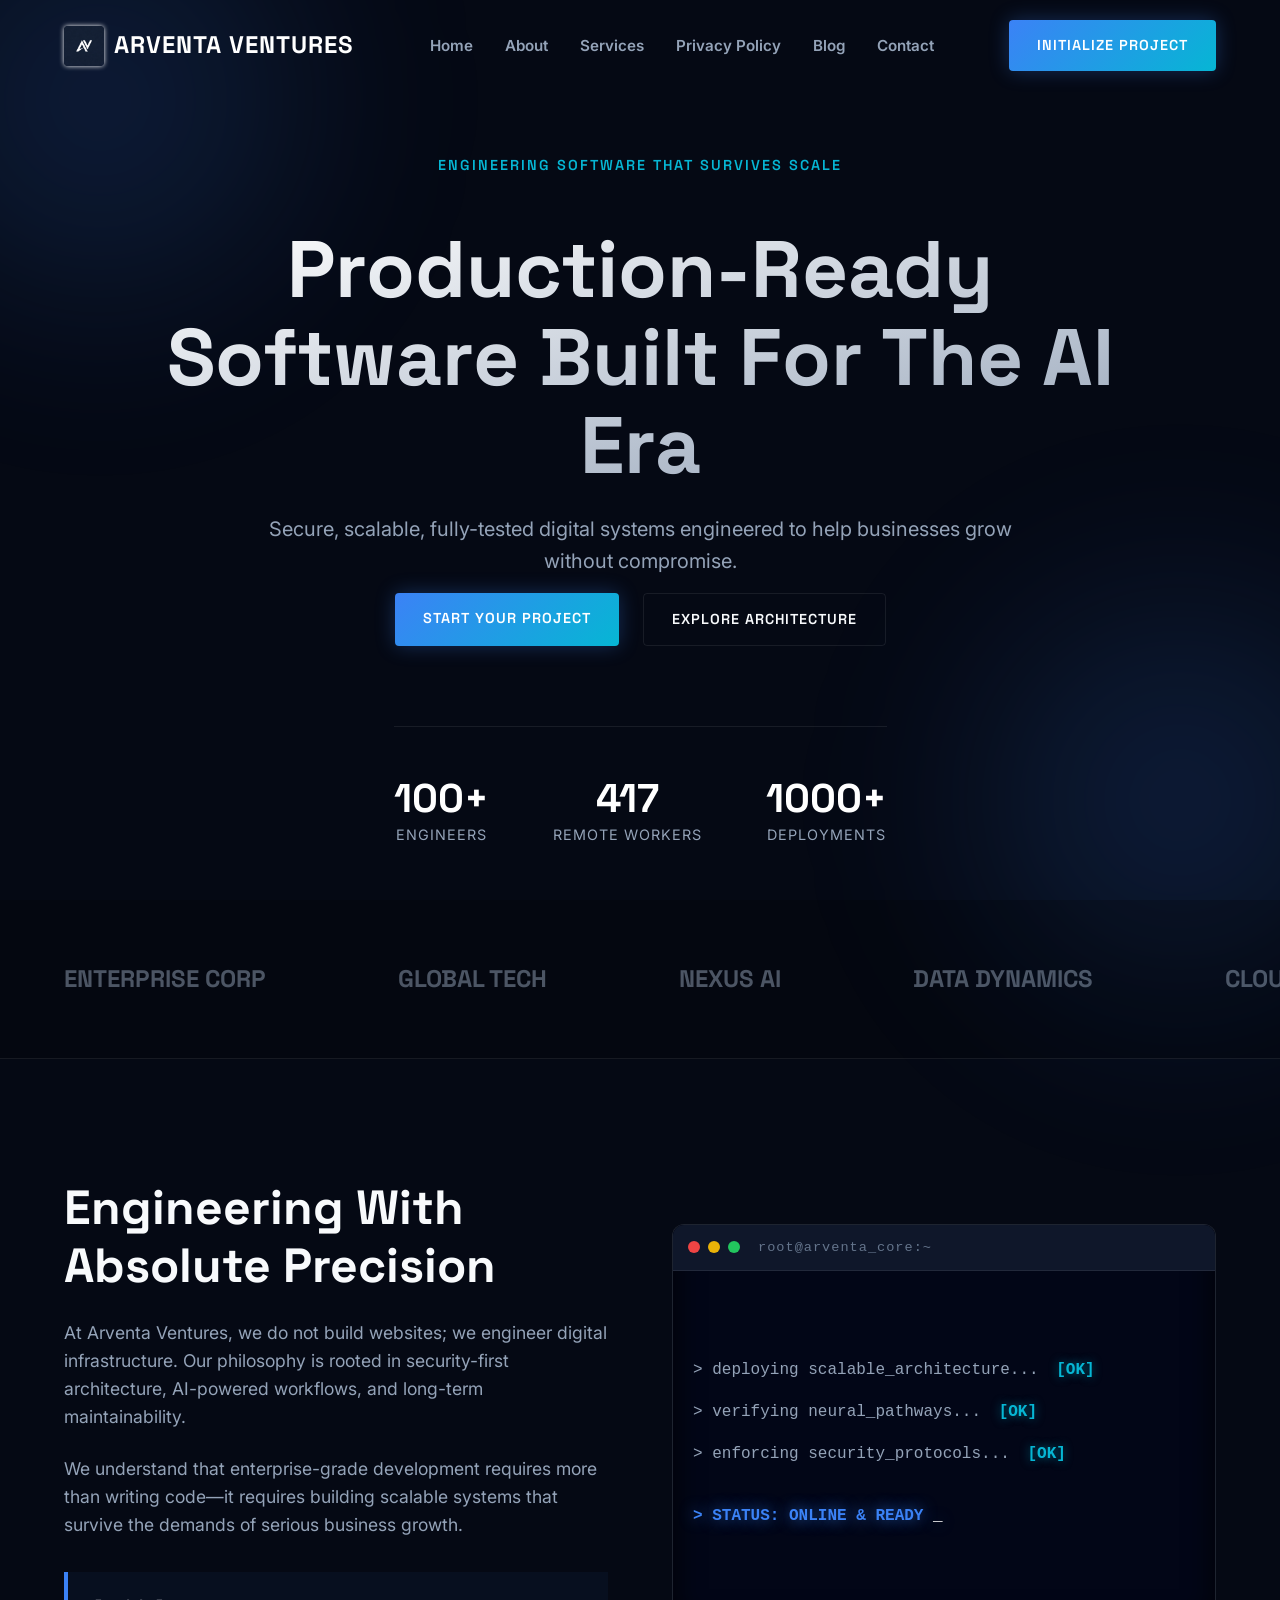
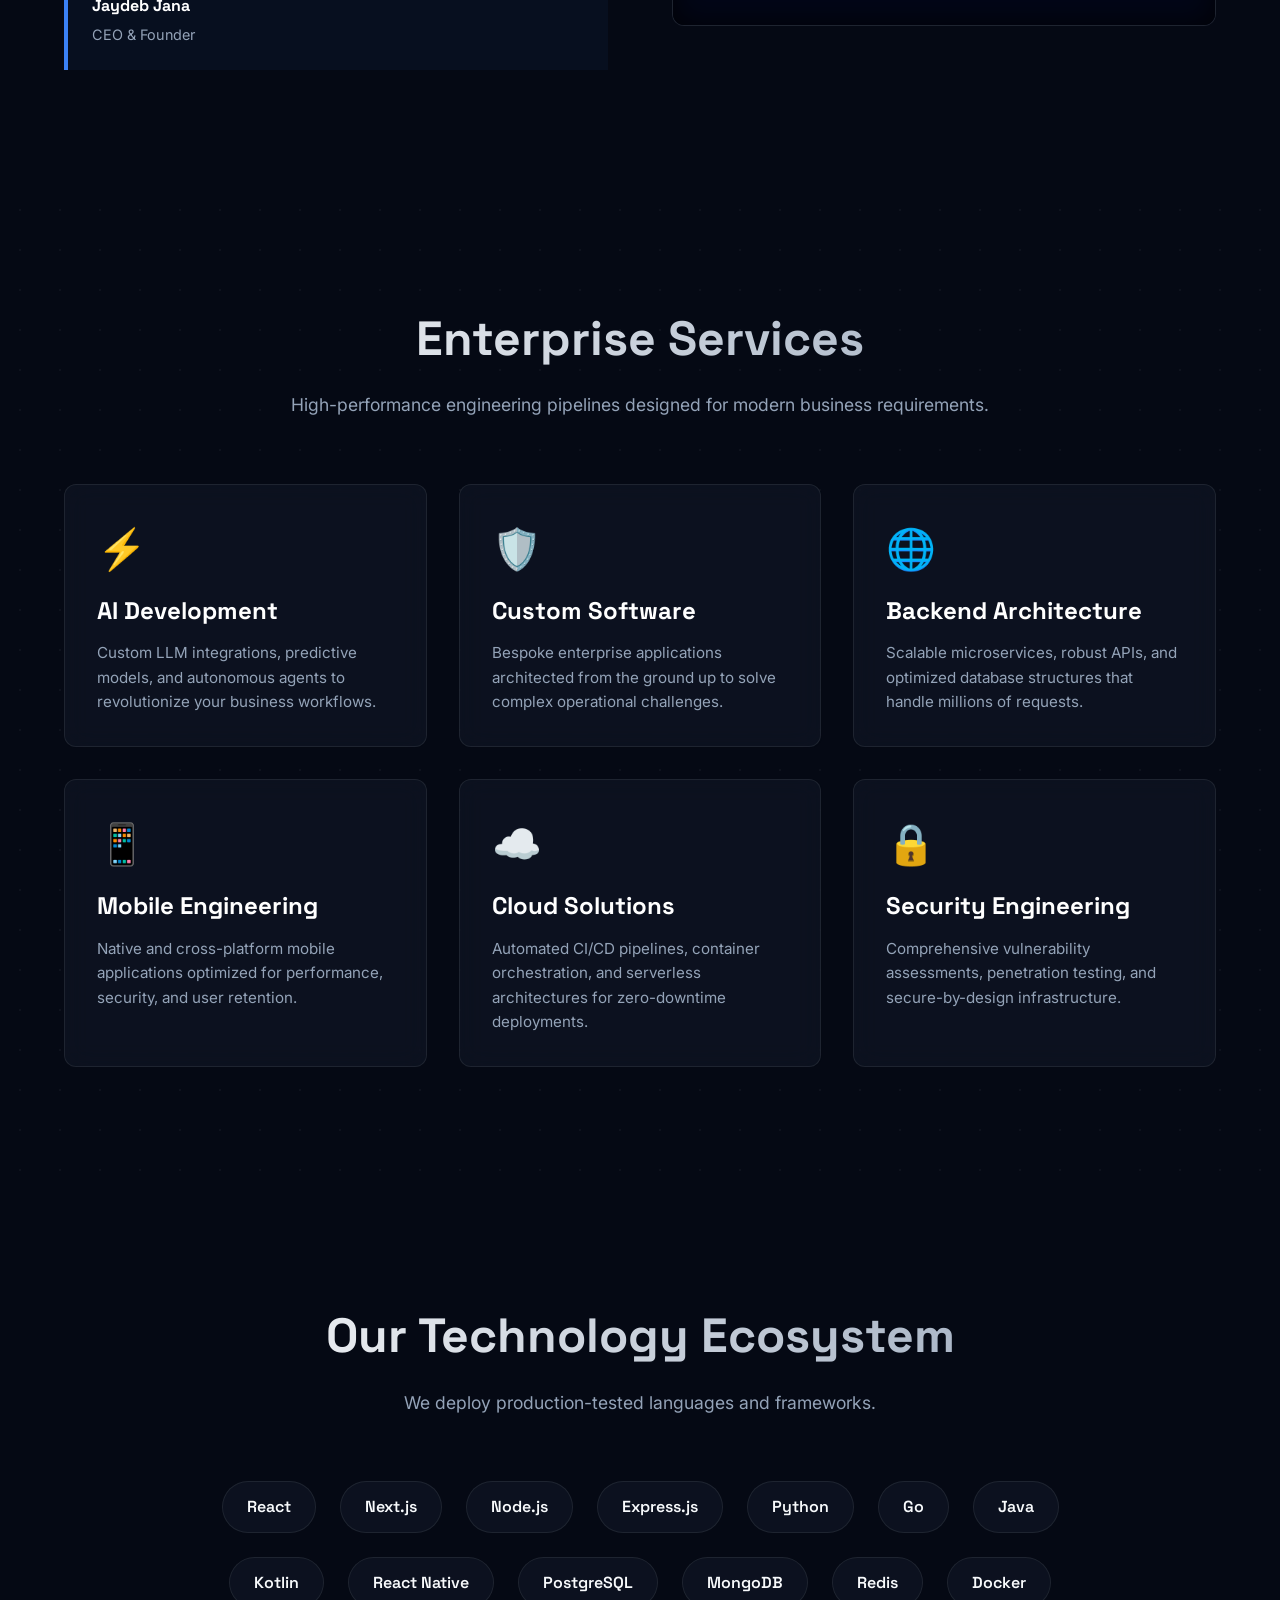
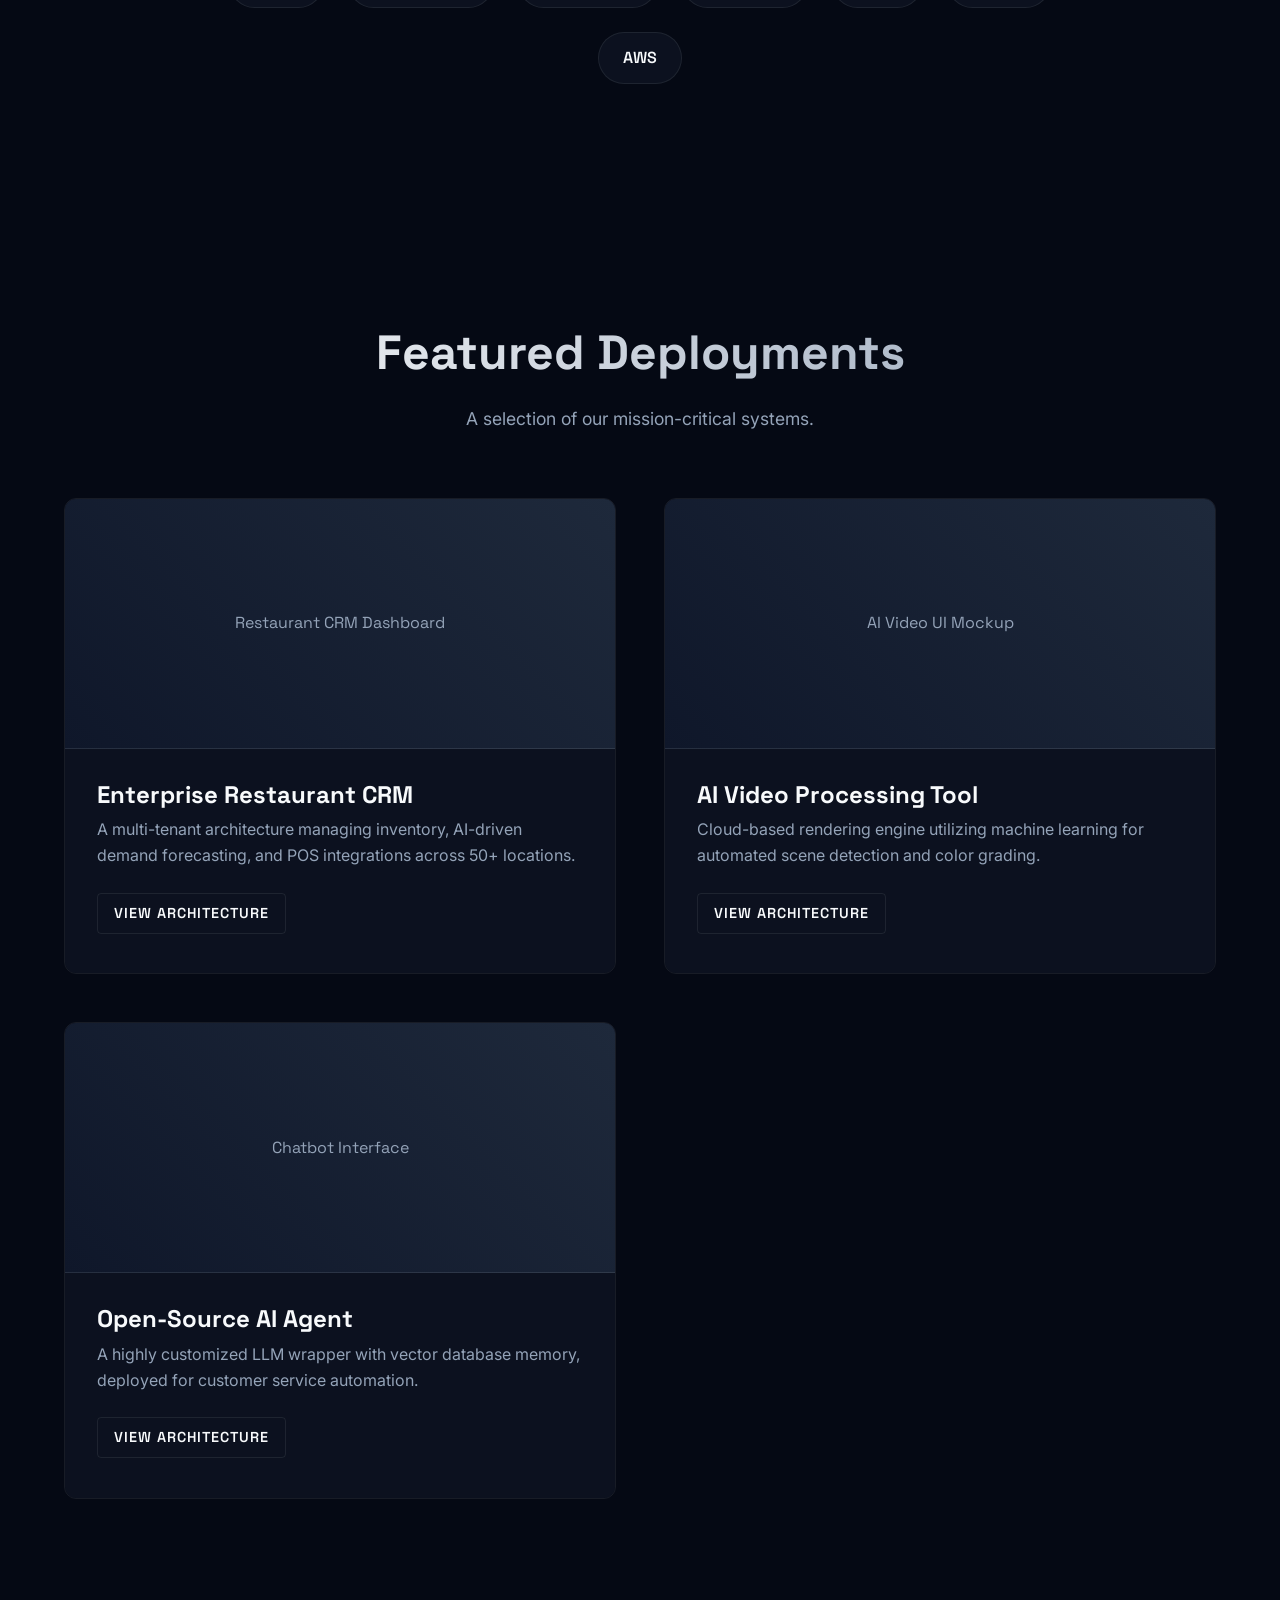
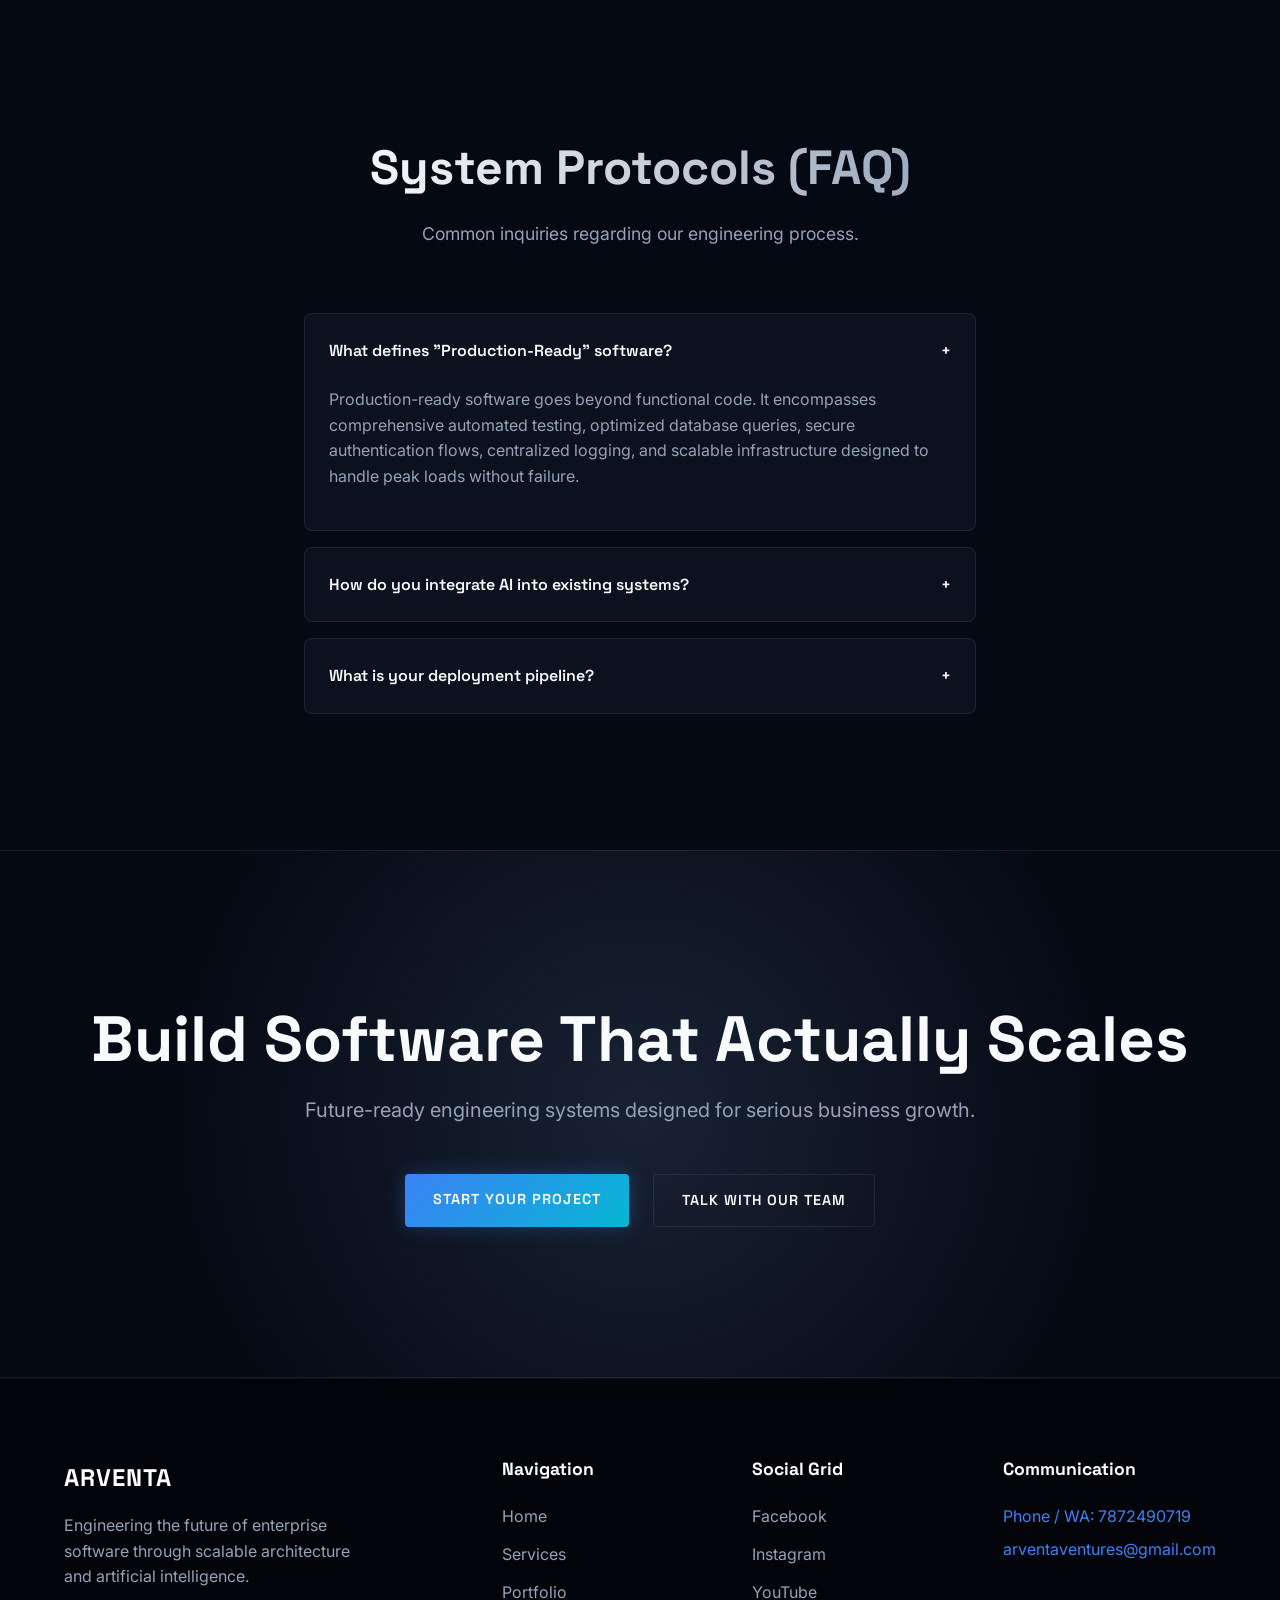
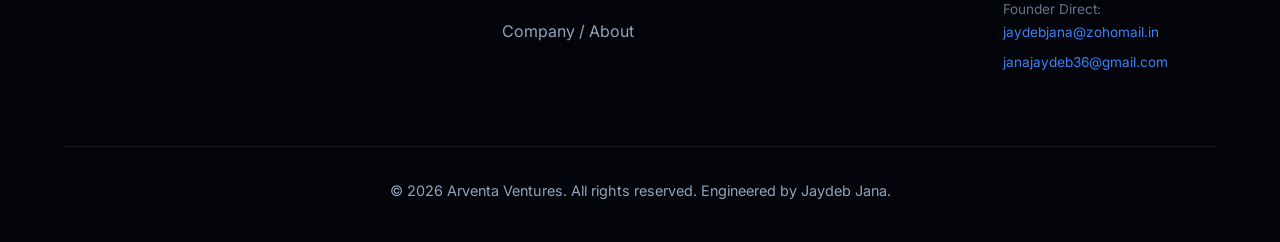
<file: index.html>
<!DOCTYPE html>
<html lang="en">

<head>
    <meta charset="UTF-8">
    <meta name="viewport" content="width=device-width, initial-scale=1.0">
    
    <title>Arventa Ventures | Engineering the Future of AI & Scalable Systems</title>
    <meta name="description" content="Arventa Ventures is a high-performance engineering firm architecting autonomous AI systems, secure MERN stack ecosystems, and scalable enterprise software. Led by Jaydeb Jana.">
    <meta name="keywords" content="AI Automation Company, Enterprise Software Engineering, Full Stack MERN Development, SaaS Architecture, Jaydeb Jana, Arventa Ventures, Next.js Expert, Scalable Systems">
    <meta name="author" content="Jaydeb Jana">
    <meta name="robots" content="index, follow">
    <meta property="og:site_name" content="Arventa Ventures">
    <meta property="og:title" content="Arventa Ventures | Premium Software & AI Engineering">
    <meta property="og:description" content="We build software that scales. From autonomous AI agents to complex enterprise infrastructures.">
    
    <meta property="og:type" content="website">
    <meta property="og:image" content="image/logo.webp">

    <script type="application/ld+json">
    {
      "@context": "https://schema.org",
      "@type": "Organization",
      "name": "Arventa Ventures",
      "alternateName": "Arventa",
      "url": "https://arventaventures.netlify.app/",
      "logo": "image/logo.webp",
      "founder": {
        "@type": "Person",
        "name": "Jaydeb Jana",
        "jobTitle": "CEO & Software Architect",
        "image": "image/CEOandFOUNDER.webp"
      },
      "description": "High-end software engineering and AI automation firm specializing in scalable digital systems.",
      "contactPoint": {
        "@type": "ContactPoint",
        "telephone": "+917872490719",
        "contactType": "technical support",
        "email": "arventaventures@gmail.com"
      }
    }
    </script>

    <link rel="preconnect" href="https://fonts.googleapis.com">
    <link rel="preconnect" href="https://fonts.gstatic.com" crossorigin>
    <link href="https://fonts.googleapis.com/css2?family=Inter:wght@300;400;600;800&family=Space+Grotesk:wght@500;700&display=swap" rel="stylesheet">
    <link rel="stylesheet" href="homePage/style.css">
    <link rel="sitemap" type="application/xml" title="Sitemap" href="/sitemap.xml">
    <link rel="icon" type="image/x-icon" href="image/logo.webp">
<link rel="shortcut icon" type="image/webp" href="image/logo.webp">


</head>

<body>
    
<header id="navbar">
    <div class="logo-container">
        <img src="image/logo.webp" alt="Arventa Ventures Logo" class="logo-img" onerror="this.style.display='none'">
        ARVENTA VENTURES
    </div>
    
    <button class="mobile-menu-toggle" id="mobile-menu-btn" aria-label="Toggle Menu" onclick="toggleMenu()">
        <span></span>
        <span></span>
        <span></span>
    </button>
    
    <nav id="nav-menu">
        <ul>
            <li><a href="index.html" onclick="toggleMenu()">Home</a></li>
            <li><a href="aboutPage/index.html" onclick="toggleMenu()">About</a></li>
            <li><a href="servicePage/index.html" onclick="toggleMenu()">Services</a></li>
            <li><a href="privacy_policyPage/index.html" onclick="toggleMenu()">Privacy Policy</a></li>
            <li><a href="blogPage/index.html" onclick="toggleMenu()">Blog</a></li>
            <li><a href="contactPage/index.html" onclick="toggleMenu()">Contact</a></li>
        </ul>
        <div class="mobile-nav-actions">
            <a href="contactPage/index.html" class="btn btn-primary" onclick="toggleMenu()">Initialize Project</a>
        </div>
    </nav>
    
    <div class="nav-actions desktop-only">
        <a href="contactPage/index.html" class="btn btn-primary">Initialize Project</a>
    </div>
</header>
    
    <main>
        
        <section id="home" class="hero">
            <div class="hero-tagline reveal">Engineering Software That Survives Scale</div>
            <h1 class="hero-title reveal">Production-Ready Software Built For The AI Era</h1>
            <p class="hero-subtitle reveal">Secure, scalable, fully-tested digital systems engineered to help businesses grow without compromise.</p>
<div class="hero-cta reveal">
    <a href="contactPage/index.html" class="btn btn-primary">Start Your Project</a>
    
    <a href="servicePage/index.html" class="btn btn-outline">Explore Architecture</a>
</div>

            <div class="hero-stats reveal">
                <div class="stat-item">
                    <h3 class="counter" data-target="100">0</h3>
                    <p>Engineers</p>
                </div>
                <div class="stat-item">
                    <h3 class="counter" data-target="500">0</h3>
                    <p>Remote Workers</p>
                </div>
                <div class="stat-item">
                    <h3>1000+</h3>
                    <p>Deployments</p>
                </div>
            </div>
        </section>
        
        <div class="clients">
            <div class="clients-track">
                <span>ENTERPRISE CORP</span>
                <span>GLOBAL TECH</span>
                <span>NEXUS AI</span>
                <span>DATA DYNAMICS</span>
                <span>CLOUD SYNERGY</span>
                <span>ENTERPRISE CORP</span>
                <span>GLOBAL TECH</span>
                <span>NEXUS AI</span>
                <span>DATA DYNAMICS</span>
                <span>CLOUD SYNERGY</span>
            </div>
        </div>
        
        <section id="about" class="about">
            <div class="about-content reveal">
                <h2>Engineering With Absolute Precision</h2>
                <p>At Arventa Ventures, we do not build websites; we engineer digital infrastructure. Our philosophy is rooted in security-first architecture, AI-powered workflows, and long-term maintainability.</p>
                <p>We understand that enterprise-grade development requires more than writing code—it requires building scalable systems that survive the demands of serious business growth.</p>
                
                <div class="founder-box">
                    <h4>Jaydeb Jana</h4>
                    <p style="margin:0; font-size: 0.9rem;">CEO & Founder</p>
                </div>
            </div>
<div class="glass-card reveal" style="padding: 0; overflow: hidden;">
    <div class="terminal-window" style="height: 400px;">
        <div class="terminal-header">
            <span class="dot red"></span>
            <span class="dot yellow"></span>
            <span class="dot green"></span>
            <span class="terminal-title">root@arventa_core:~</span>
        </div>
        
        <div class="terminal-body">
            <p class="cmd-line">> deploying scalable_architecture... <span class="status-ok">[OK]</span></p>
            <p class="cmd-line">> verifying neural_pathways... <span class="status-ok">[OK]</span></p>
            <p class="cmd-line">> enforcing security_protocols... <span class="status-ok">[OK]</span></p>
            <p class="cmd-line final-status">> STATUS: ONLINE & READY <span class="blinking-cursor">_</span></p>
        </div>
    </div>
</div>

        </section>
        
        <section id="services" class="services">
            <h2 class="section-title reveal">Enterprise Services</h2>
            <p class="section-subtitle reveal">High-performance engineering pipelines designed for modern business requirements.</p>
            
            <div class="services-grid">
                <div class="service-card glass-card reveal">
                    <div class="service-icon">⚡</div>
                    <h3>AI Development</h3>
                    <p>Custom LLM integrations, predictive models, and autonomous agents to revolutionize your business workflows.</p>
                </div>
                <div class="service-card glass-card reveal">
                    <div class="service-icon">🛡️</div>
                    <h3>Custom Software</h3>
                    <p>Bespoke enterprise applications architected from the ground up to solve complex operational challenges.</p>
                </div>
                <div class="service-card glass-card reveal">
                    <div class="service-icon">🌐</div>
                    <h3>Backend Architecture</h3>
                    <p>Scalable microservices, robust APIs, and optimized database structures that handle millions of requests.</p>
                </div>
                <div class="service-card glass-card reveal">
                    <div class="service-icon">📱</div>
                    <h3>Mobile Engineering</h3>
                    <p>Native and cross-platform mobile applications optimized for performance, security, and user retention.</p>
                </div>
                <div class="service-card glass-card reveal">
                    <div class="service-icon">☁️</div>
                    <h3>Cloud Solutions</h3>
                    <p>Automated CI/CD pipelines, container orchestration, and serverless architectures for zero-downtime deployments.</p>
                </div>
                <div class="service-card glass-card reveal">
                    <div class="service-icon">🔒</div>
                    <h3>Security Engineering</h3>
                    <p>Comprehensive vulnerability assessments, penetration testing, and secure-by-design infrastructure.</p>
                </div>
            </div>
        </section>
        
        <section class="tech-stack reveal">
            <h2 class="section-title">Our Technology Ecosystem</h2>
            <p class="section-subtitle">We deploy production-tested languages and frameworks.</p>
            <div class="tech-grid">
                <div class="tech-badge">React</div>
                <div class="tech-badge">Next.js</div>
                <div class="tech-badge">Node.js</div>
                <div class="tech-badge">Express.js</div>
                <div class="tech-badge">Python</div>
                <div class="tech-badge">Go</div>
                <div class="tech-badge">Java</div>
                <div class="tech-badge">Kotlin</div>
                <div class="tech-badge">React Native</div>
                <div class="tech-badge">PostgreSQL</div>
                <div class="tech-badge">MongoDB</div>
                <div class="tech-badge">Redis</div>
                <div class="tech-badge">Docker</div>
                <div class="tech-badge">AWS</div>
            </div>
        </section>
        
        <section id="projects" class="projects">
            <h2 class="section-title reveal">Featured Deployments</h2>
            <p class="section-subtitle reveal">A selection of our mission-critical systems.</p>
            
            <div class="projects-grid">
                <div class="project-card reveal">
                    <div class="project-img-placeholder">Restaurant CRM Dashboard</div>
                    <div class="project-info">
                        <h3>Enterprise Restaurant CRM</h3>
                        <p>A multi-tenant architecture managing inventory, AI-driven demand forecasting, and POS integrations across 50+ locations.</p>
                        <a href="#" class="btn btn-outline" style="padding: 8px 16px;">View Architecture</a>
                    </div>
                </div>
                <div class="project-card reveal">
                    <div class="project-img-placeholder">AI Video UI Mockup</div>
                    <div class="project-info">
                        <h3>AI Video Processing Tool</h3>
                        <p>Cloud-based rendering engine utilizing machine learning for automated scene detection and color grading.</p>
                        <a href="#" class="btn btn-outline" style="padding: 8px 16px;">View Architecture</a>
                    </div>
                </div>
                <div class="project-card reveal">
                    <div class="project-img-placeholder">Chatbot Interface</div>
                    <div class="project-info">
                        <h3>Open-Source AI Agent</h3>
                        <p>A highly customized LLM wrapper with vector database memory, deployed for customer service automation.</p>
                        <a href="#" class="btn btn-outline" style="padding: 8px 16px;">View Architecture</a>
                    </div>
                </div>
            </div>
        </section>
        
        <section class="faq reveal">
            <h2 class="section-title">System Protocols (FAQ)</h2>
            <p class="section-subtitle">Common inquiries regarding our engineering process.</p>
            
            <div class="faq-item active">
                <div class="faq-question">What defines "Production-Ready" software? <span>+</span></div>
                <div class="faq-answer">
                    <p style="padding-bottom: 1rem;">Production-ready software goes beyond functional code. It encompasses comprehensive automated testing, optimized database queries, secure authentication flows, centralized logging, and scalable infrastructure designed to handle peak loads without failure.</p>
                </div>
            </div>
            <div class="faq-item">
                <div class="faq-question">How do you integrate AI into existing systems? <span>+</span></div>
                <div class="faq-answer">
                    <p style="padding-bottom: 1rem;">We analyze your current data pipelines and operational bottlenecks. We then architect middleware that connects your existing databases with secure, enterprise-tier LLM APIs, ensuring data privacy while automating complex analytical or customer-facing tasks.</p>
                </div>
            </div>
            <div class="faq-item">
                <div class="faq-question">What is your deployment pipeline? <span>+</span></div>
                <div class="faq-answer">
                    <p style="padding-bottom: 1rem;">We utilize strict CI/CD pipelines. Every commit undergoes automated unit and integration testing. Merges to the staging branch trigger isolated sandbox deployments for QA, while production deployments are automated with zero-downtime container orchestration.</p>
                </div>
            </div>
        </section>
        
        <section class="cta-section reveal">
            <h2>Build Software That Actually Scales</h2>
            <p class="hero-subtitle" style="margin: 0 auto 3rem auto;">Future-ready engineering systems designed for serious business growth.</p>
            <div class="hero-cta" style="justify-content: center; margin-bottom: 0;">
                <a href="#contact" class="btn btn-primary">Start Your Project</a>
                <a href="mailto:arventaventures@gmail.com" class="btn btn-outline">Talk With Our Team</a>
            </div>
        </section>
        
    </main>
    
    <footer id="contact">
        <div class="footer-grid">
            <div class="footer-brand">
                <div class="logo-container" style="margin-bottom: 1rem;">
                    ARVENTA
                </div>
                <p>Engineering the future of enterprise software through scalable architecture and artificial intelligence.</p>
            </div>
<div class="footer-links">
    <h4>Navigation</h4>
    <ul>
        <li><a href="index.html">Home</a></li>
        <li><a href="servicePage/index.html">Services</a></li>
        <li><a href="index.html#projects">Portfolio</a></li>
        <li><a href="aboutPage/index.html">Company / About</a></li>
    </ul>
</div>

            <div class="footer-links">
                <h4>Social Grid</h4>
                <ul>
                    <li><a href="https://www.facebook.com/share/1AwY1i5wqC/" target="_blank">Facebook</a></li>
                    <li><a href="https://www.instagram.com/arventaventures?igsh=cDZscHE4bGMxeGox" target="_blank">Instagram</a></li>
                    <li><a href="https://youtube.com/@arventaventures?si=omxOW2NeKiP2hKqf" target="_blank">YouTube</a></li>
                </ul>
            </div>
            <div class="footer-links">
                <h4>Communication</h4>
                <div class="footer-contact">
                    <a href="tel:+917872490719">Phone / WA: 7872490719</a>
                    <a href="mailto:arventaventures@gmail.com">arventaventures@gmail.com</a>
                    <br>
                    <span style="font-size: 0.85rem; color: #64748B;">Founder Direct:</span>
                    <a href="mailto:jaydebjana@zohomail.in" style="font-size: 0.85rem;">jaydebjana@zohomail.in</a>
                    <a href="mailto:janajaydeb36@gmail.com" style="font-size: 0.85rem;">janajaydeb36@gmail.com</a>
                </div>
            </div>
        </div>
        <div class="footer-bottom">
            &copy; 2026 Arventa Ventures. All rights reserved. Engineered by Jaydeb Jana.
        </div>
    </footer>
    
    <script src="homePage/script.js" type="text/javascript" charset="utf-8"></script>
</body>

</html>
</file>
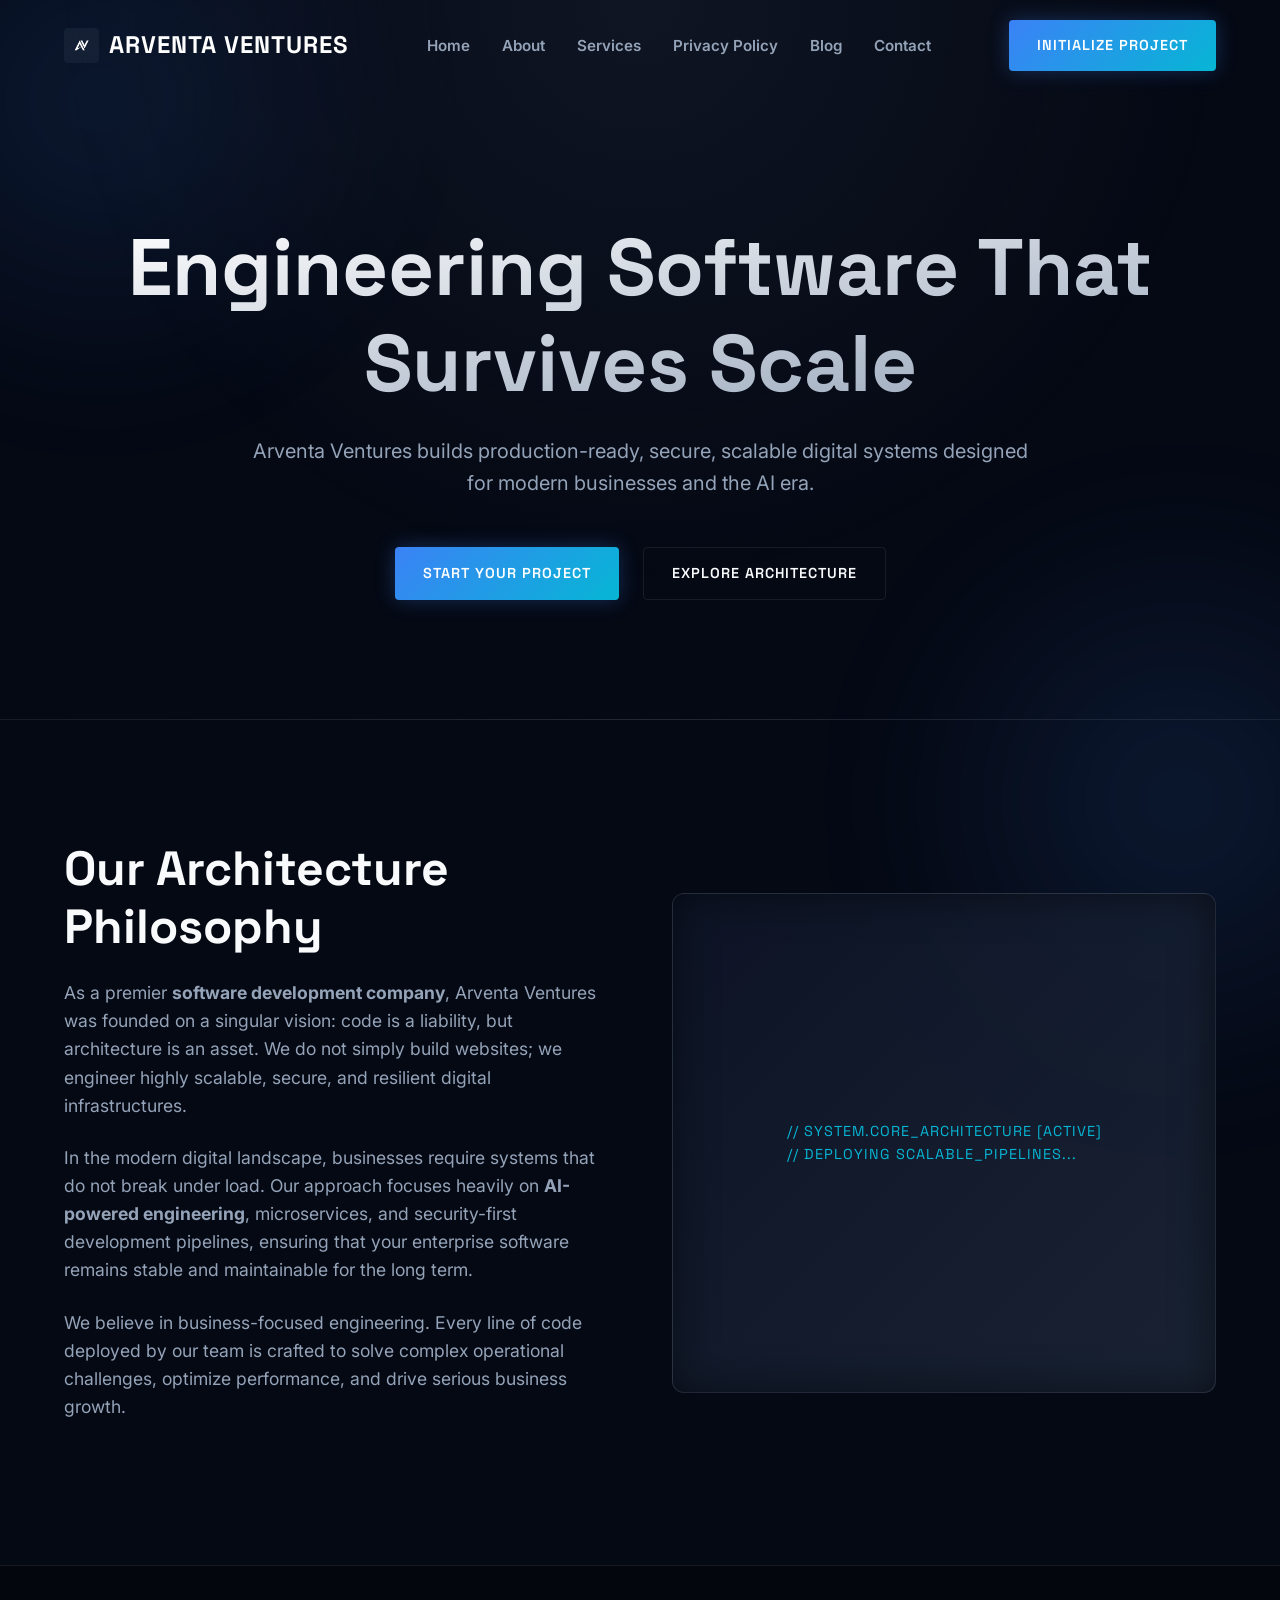
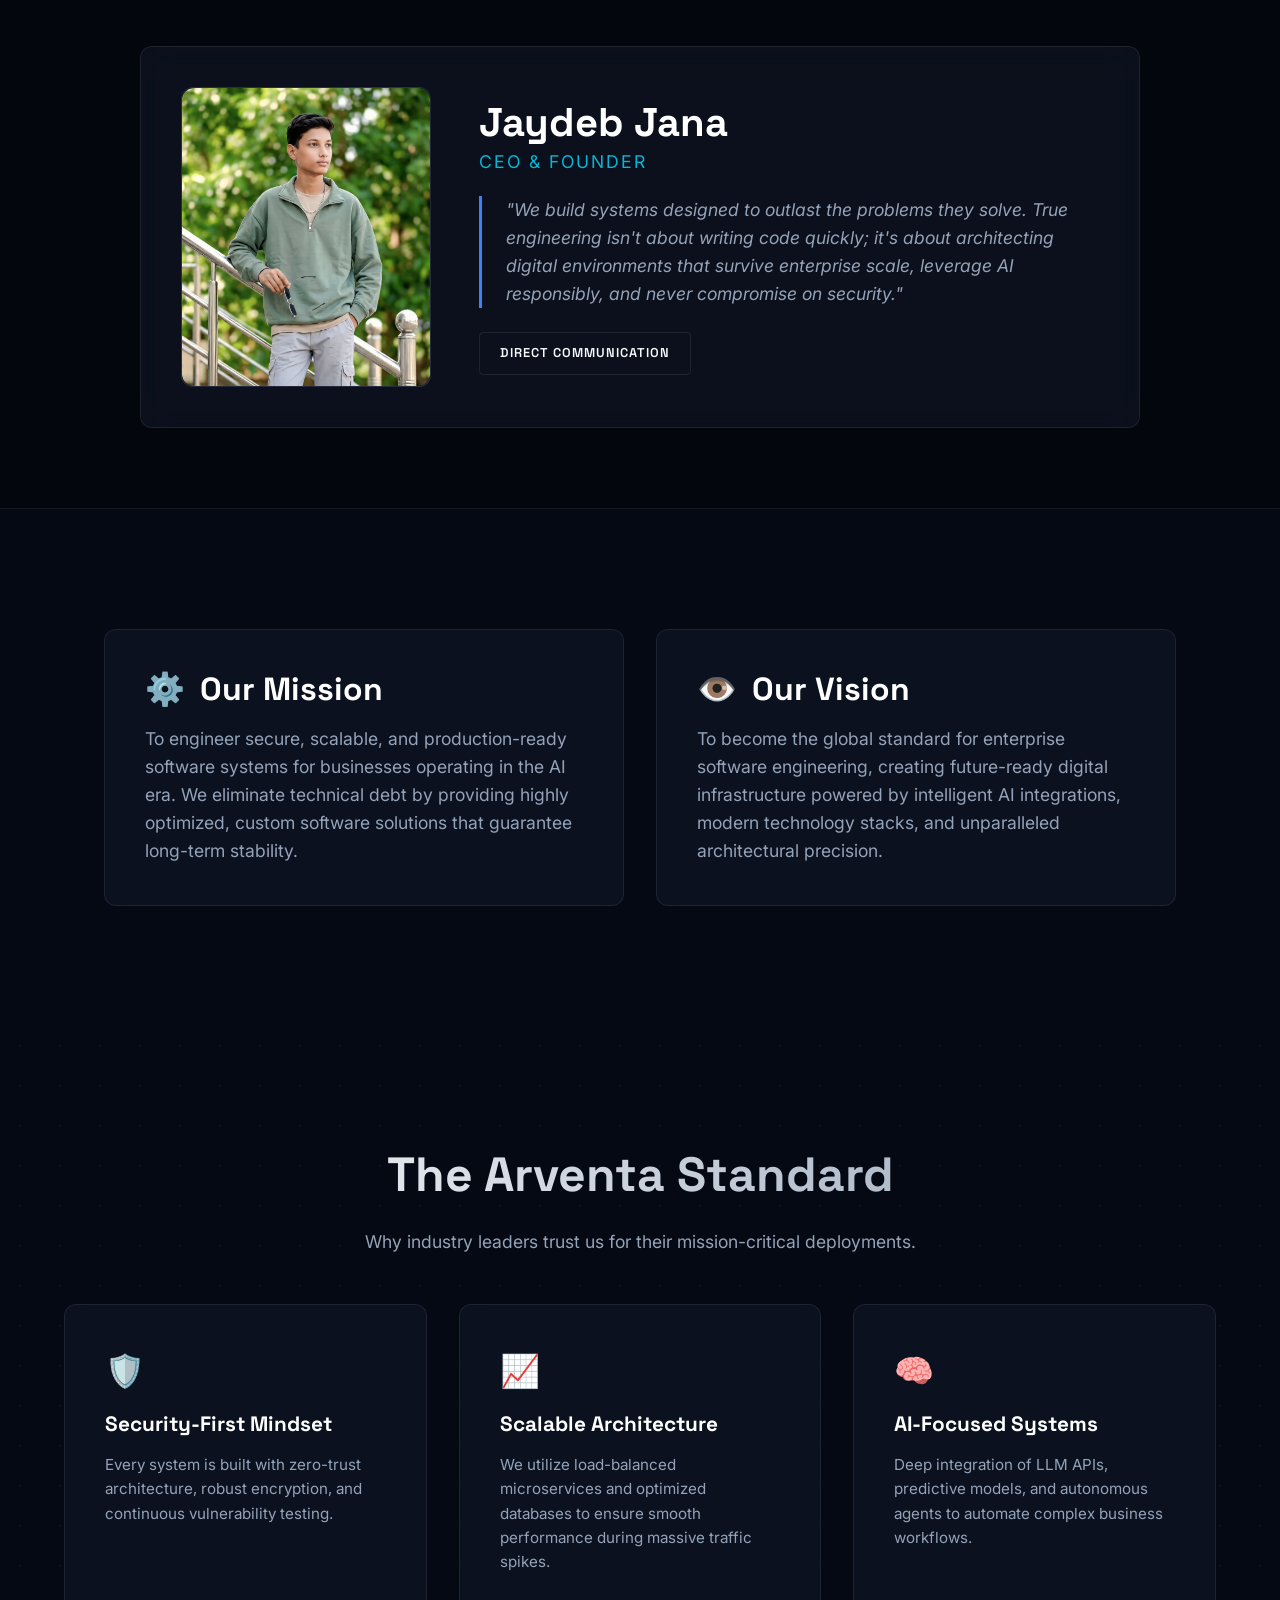
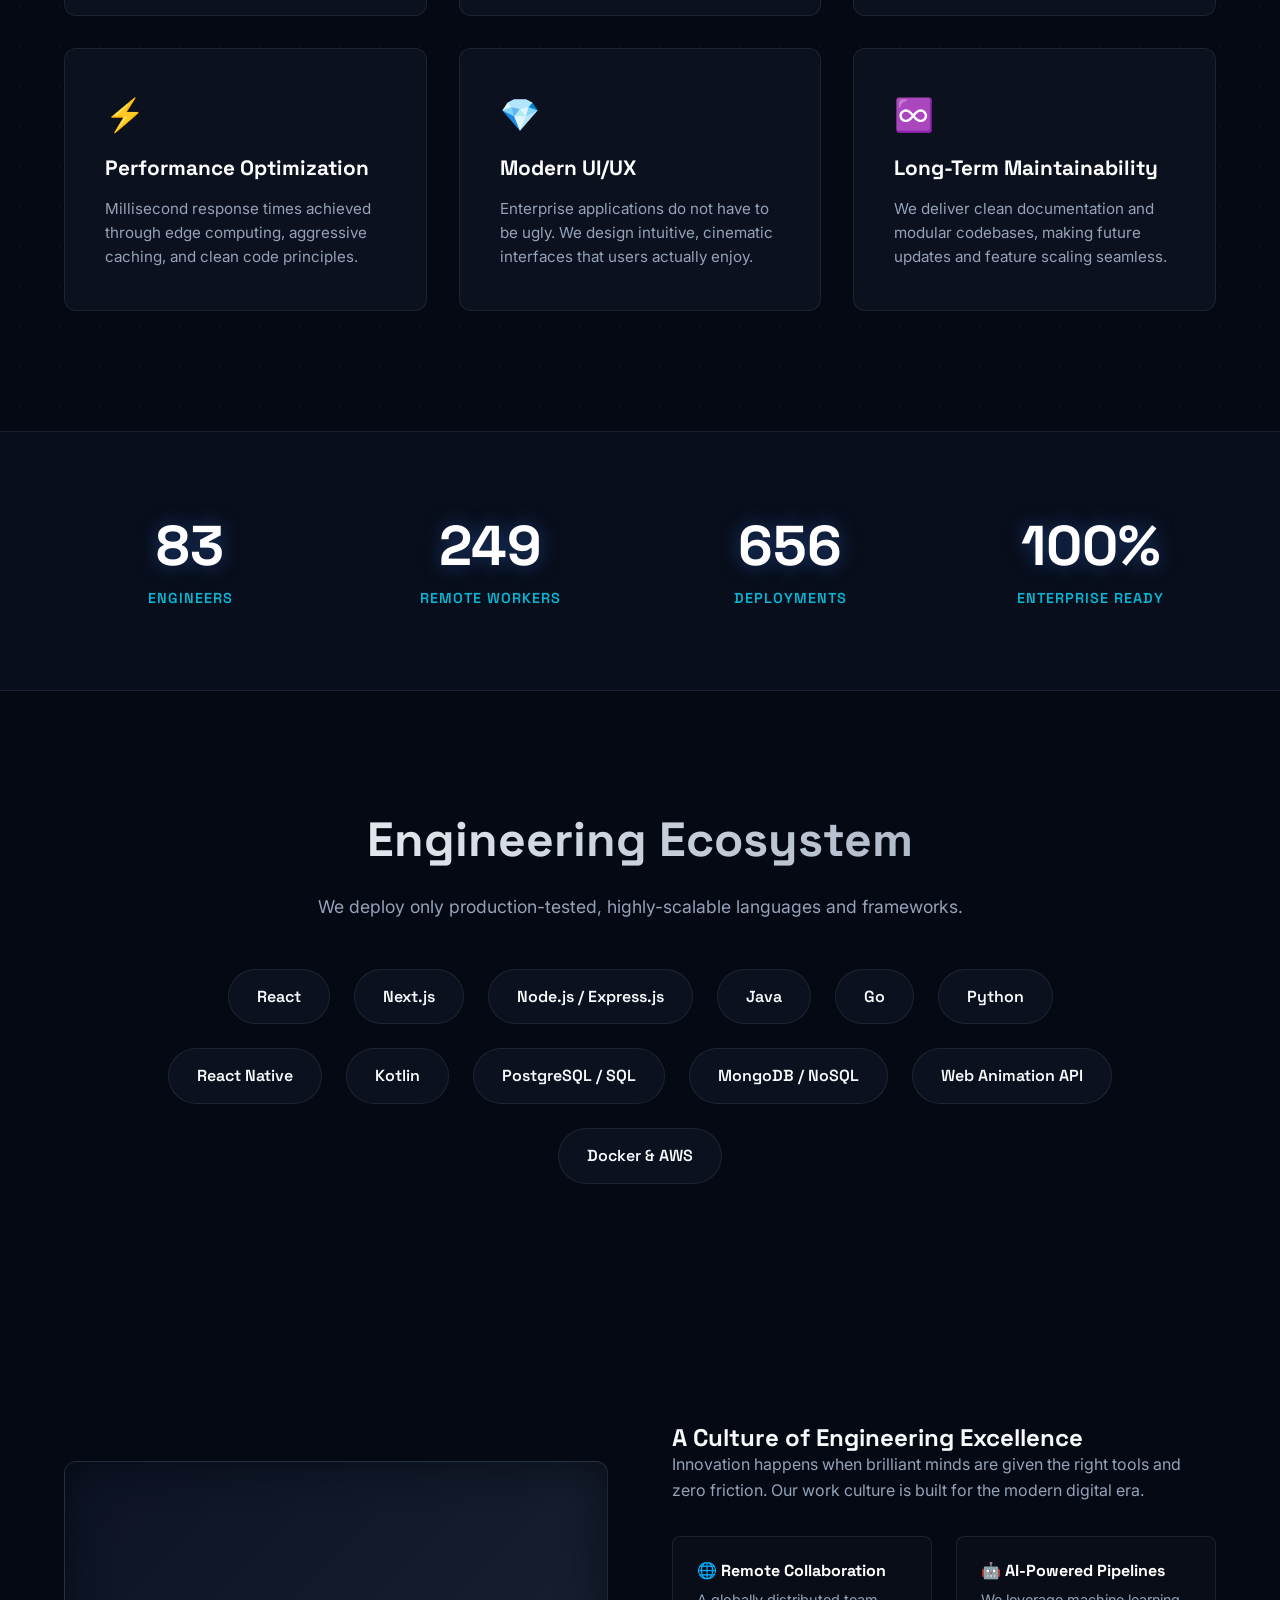
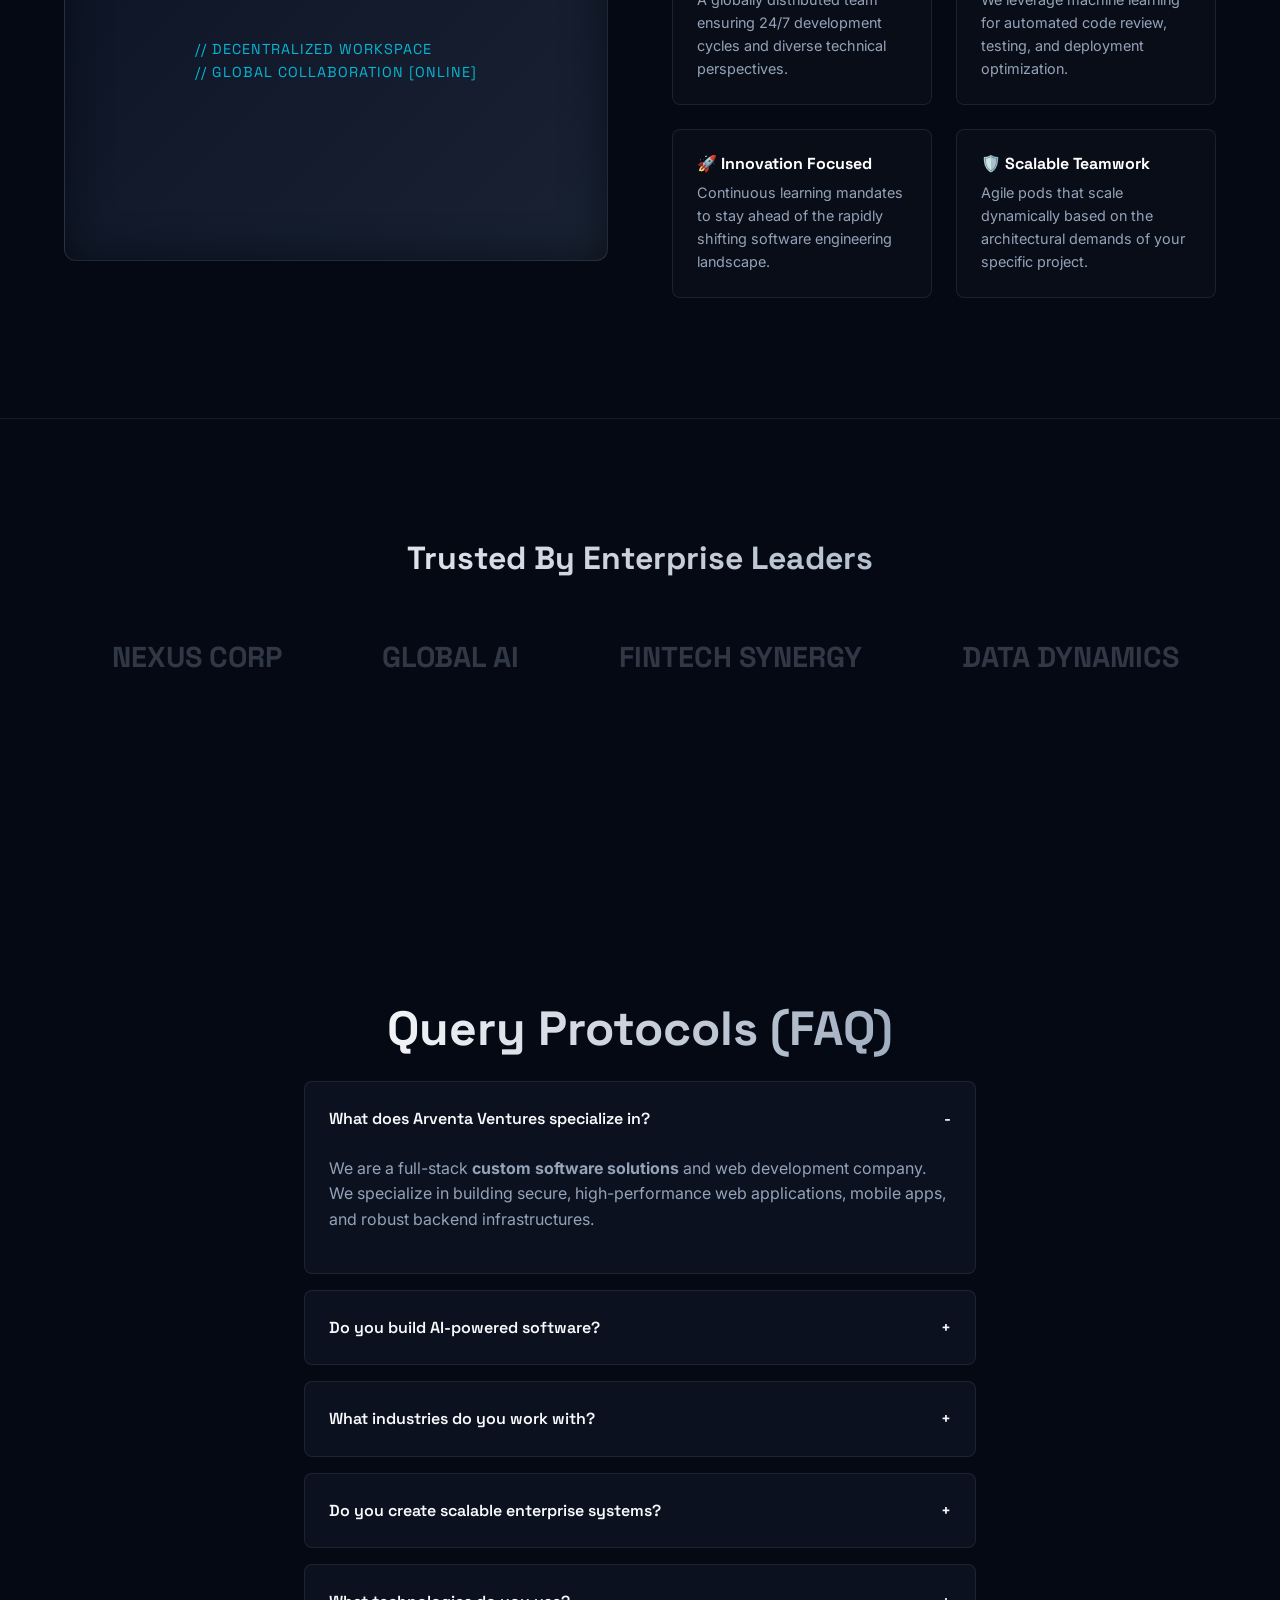
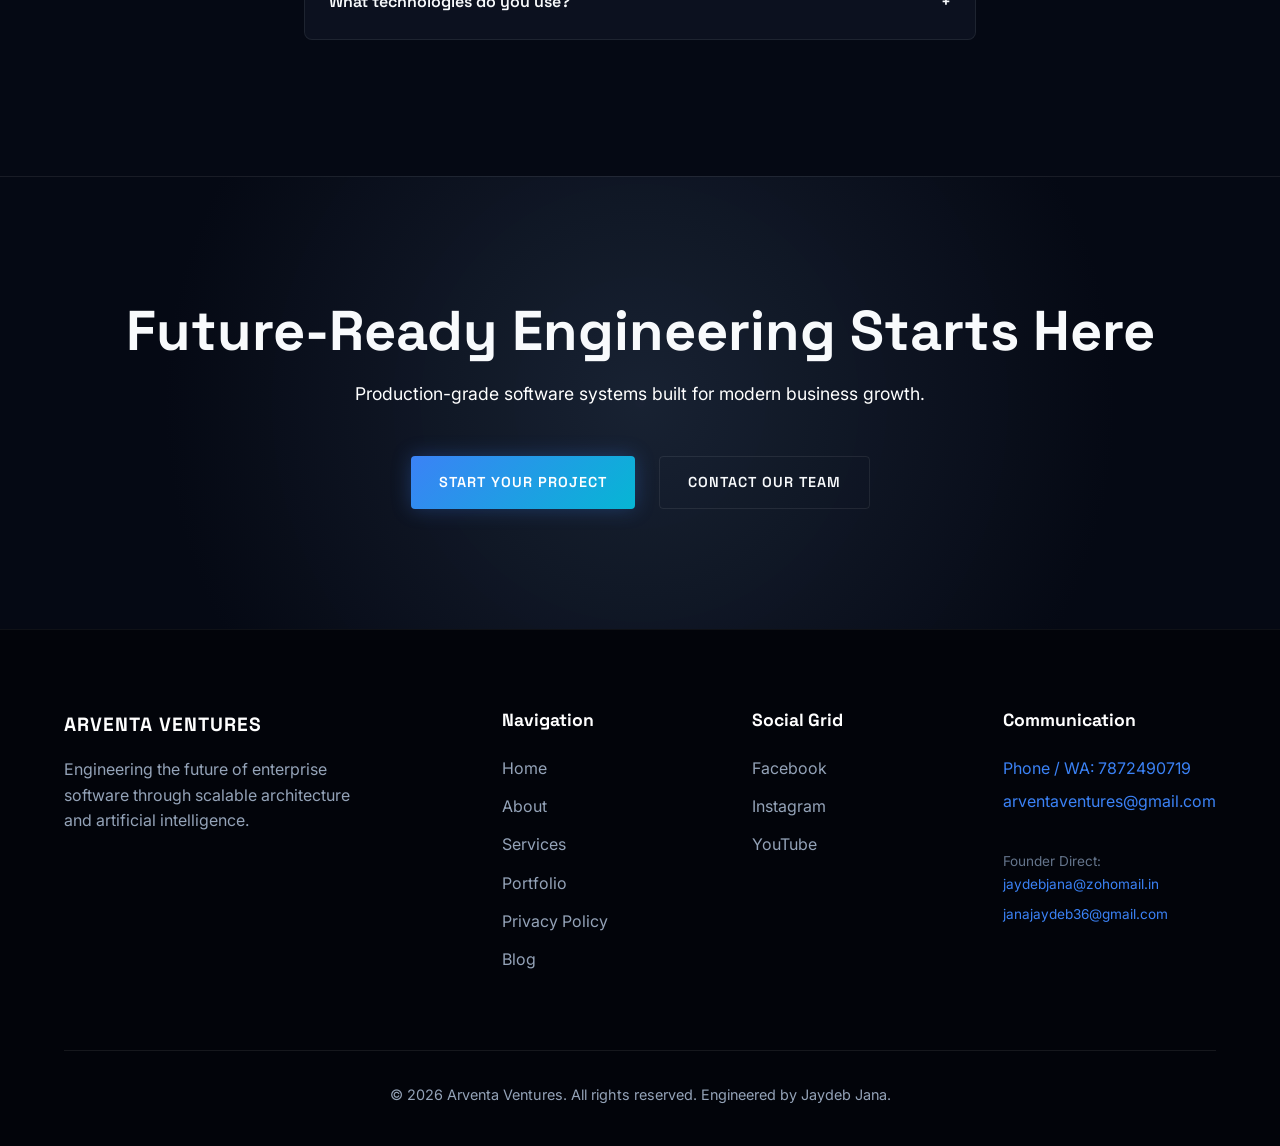
<file: aboutPage/index.html>
<!DOCTYPE html>
<html lang="en">
<head>
    <meta charset="UTF-8">
    <meta name="viewport" content="width=device-width, initial-scale=1.0">
    <link rel="icon" type="image/x-icon" href="../image/logo.webp">
<link rel="shortcut icon" type="image/webp" href="../image/logo.webp">

    <title>The Vision Behind Arventa Ventures | Enterprise Software Architects</title>
    <meta name="description" content="Discover Arventa Ventures: A high-performance engineering firm specializing in autonomous AI systems, MERN stack scalability, and precision-engineered software. Led by Jaydeb Jana.">
    <meta name="keywords" content="Enterprise Software Architecture, AI Development Firm, Scalable Web Systems, Custom Business Automation, Jaydeb Jana, Arventa Ventures, Software Consulting">
    <meta name="author" content="Jaydeb Jana">
    <meta name="robots" content="index, follow">

    <meta property="og:site_name" content="Arventa Ventures">
    <meta property="og:title" content="About Arventa Ventures | Engineering the Future of Business">
    <meta property="og:description" content="Meet the team architecting scalable, intelligent, and secure digital infrastructures for the next generation of enterprise.">
    <meta property="og:type" content="website">
    <meta property="og:image" content="../image/logo.webp">

    <script type="application/ld+json">
    {
      "@context": "https://schema.org",
      "@type": "AboutPage",
      "mainEntity": {
        "@type": "Organization",
        "name": "Arventa Ventures",
        "description": "Enterprise software engineering firm specializing in AI and scalable systems.",
        "founder": {
          "@type": "Person",
          "name": "Jaydeb Jana",
          "jobTitle": "CEO & Software Architect"
        },
        "logo": "../image/logo.webp"
      }
    }
    </script>

    <link rel="preconnect" href="https://fonts.googleapis.com">
    <link rel="preconnect" href="https://fonts.gstatic.com" crossorigin>
    <link href="https://fonts.googleapis.com/css2?family=Inter:wght@300;400;600;800&family=Space+Grotesk:wght@500;700&display=swap" rel="stylesheet">
    <link rel="stylesheet" href="style.css">
</head>

<body>

<header id="navbar">
    <div class="logo-container">
        <img src="../image/logo.webp" alt="Arventa Ventures Logo" class="logo-img" onerror="this.style.display='none'">
        ARVENTA VENTURES
    </div>
    
    <button class="mobile-menu-toggle" id="mobile-menu-btn" aria-label="Toggle Menu" onclick="toggleMenu()">
        <span></span>
        <span></span>
        <span></span>
    </button>
    
    <nav id="nav-menu">
        <ul>
            <li><a href="../index.html" onclick="toggleMenu()">Home</a></li>
            <li><a href="../aboutPage/index.html" onclick="toggleMenu()">About</a></li>
            <li><a href="../servicePage/index.html" onclick="toggleMenu()">Services</a></li>
            <li><a href="../privacy_policyPage/index.html" onclick="toggleMenu()">Privacy Policy</a></li>
            <li><a href="../blogPage/index.html" onclick="toggleMenu()">Blog</a></li>
            <li><a href="../contactPage/index.html" onclick="toggleMenu()">Contact</a></li>
        </ul>

    </nav>
    
    <div class="nav-actions desktop-only">
        <a href="contactPage/index.html" class="btn btn-primary">Initialize Project</a>
    </div>
</header>
    <main>
        <section class="hero">
            <h1 class="reveal">Engineering Software That Survives Scale</h1>
            <p class="reveal">Arventa Ventures builds production-ready, secure, scalable digital systems designed for modern businesses and the AI era.</p>
            <div class="hero-cta reveal">
                <a href="../contactPage/index.html" class="btn btn-primary">Start Your Project</a>
                <a href="#company-story" class="btn btn-outline">Explore Architecture</a>
            </div>
        </section>

        <section id="company-story" class="story-section">
            <div class="story-content reveal">
                <h2>Our Architecture Philosophy</h2>
                <p>As a premier <strong>software development company</strong>, Arventa Ventures was founded on a singular vision: code is a liability, but architecture is an asset. We do not simply build websites; we engineer highly scalable, secure, and resilient digital infrastructures.</p>
                <p>In the modern digital landscape, businesses require systems that do not break under load. Our approach focuses heavily on <strong>AI-powered engineering</strong>, microservices, and security-first development pipelines, ensuring that your enterprise software remains stable and maintainable for the long term.</p>
                <p>We believe in business-focused engineering. Every line of code deployed by our team is crafted to solve complex operational challenges, optimize performance, and drive serious business growth.</p>
            </div>
            <div class="abstract-visual story-visual reveal">
                // SYSTEM.CORE_ARCHITECTURE [ACTIVE] <br>
                // DEPLOYING SCALABLE_PIPELINES...
            </div>
        </section>

<section class="founder-section reveal">
    <div class="founder-card glass-card">
        <div class="abstract-visual founder-img">
            <img src="../image/CEOandFOUNDER.webp" alt="Jaydeb Jana - CEO and Founder of Arventa Ventures" style="width: 100%; height: 100%; object-fit: cover; border-radius: inherit;">
        </div>
        <div class="founder-info">
            <h3>Jaydeb Jana</h3>
            <h4>CEO & Founder</h4>
            <p>"We build systems designed to outlast the problems they solve. True engineering isn't about writing code quickly; it's about architecting digital environments that survive enterprise scale, leverage AI responsibly, and never compromise on security."</p>
            <a href="mailto:jaydebjana@zohomail.in" class="btn btn-outline" style="padding: 10px 20px; font-size: 0.8rem;">Direct Communication</a>
        </div>
    </div>
</section>


        <section class="mv-section">
            <div class="mv-card glass-card reveal">
                <h3><span style="color: var(--accent-blue);">⚙️</span> Our Mission</h3>
                <p>To engineer secure, scalable, and production-ready software systems for businesses operating in the AI era. We eliminate technical debt by providing highly optimized, custom software solutions that guarantee long-term stability.</p>
            </div>
            <div class="mv-card glass-card reveal">
                <h3><span style="color: var(--accent-cyan);">👁️</span> Our Vision</h3>
                <p>To become the global standard for enterprise software engineering, creating future-ready digital infrastructure powered by intelligent AI integrations, modern technology stacks, and unparalleled architectural precision.</p>
            </div>
        </section>

        <section class="why-us">
            <h2 class="section-title reveal">The Arventa Standard</h2>
            <p class="section-subtitle reveal">Why industry leaders trust us for their mission-critical deployments.</p>
            
            <div class="features-grid">
                <div class="feature-card glass-card reveal">
                    <div class="feature-icon">🛡️</div>
                    <h3>Security-First Mindset</h3>
                    <p>Every system is built with zero-trust architecture, robust encryption, and continuous vulnerability testing.</p>
                </div>
                <div class="feature-card glass-card reveal">
                    <div class="feature-icon">📈</div>
                    <h3>Scalable Architecture</h3>
                    <p>We utilize load-balanced microservices and optimized databases to ensure smooth performance during massive traffic spikes.</p>
                </div>
                <div class="feature-card glass-card reveal">
                    <div class="feature-icon">🧠</div>
                    <h3>AI-Focused Systems</h3>
                    <p>Deep integration of LLM APIs, predictive models, and autonomous agents to automate complex business workflows.</p>
                </div>
                <div class="feature-card glass-card reveal">
                    <div class="feature-icon">⚡</div>
                    <h3>Performance Optimization</h3>
                    <p>Millisecond response times achieved through edge computing, aggressive caching, and clean code principles.</p>
                </div>
                <div class="feature-card glass-card reveal">
                    <div class="feature-icon">💎</div>
                    <h3>Modern UI/UX</h3>
                    <p>Enterprise applications do not have to be ugly. We design intuitive, cinematic interfaces that users actually enjoy.</p>
                </div>
                <div class="feature-card glass-card reveal">
                    <div class="feature-icon">♾️</div>
                    <h3>Long-Term Maintainability</h3>
                    <p>We deliver clean documentation and modular codebases, making future updates and feature scaling seamless.</p>
                </div>
            </div>
        </section>

        <section class="stats-section reveal">
            <div class="stats-grid">
                <div class="stat-item">
                    <h3 class="counter" data-target="100">0</h3>
                    <p>Engineers</p>
                </div>
                <div class="stat-item">
                    <h3 class="counter" data-target="500">0</h3>
                    <p>Remote Workers</p>
                </div>
                <div class="stat-item">
                    <h3 class="counter" data-target="1500">0</h3>
                    <p>Deployments</p>
                </div>
                <div class="stat-item">
                    <h3>100%</h3>
                    <p>Enterprise Ready</p>
                </div>
            </div>
        </section>

        <section class="tech-expertise reveal">
            <h2 class="section-title">Engineering Ecosystem</h2>
            <p class="section-subtitle">We deploy only production-tested, highly-scalable languages and frameworks.</p>
            <div class="tech-grid">
                <div class="tech-badge">React</div>
                <div class="tech-badge">Next.js</div>
                <div class="tech-badge">Node.js / Express.js</div>
                <div class="tech-badge">Java</div>
                <div class="tech-badge">Go</div>
                <div class="tech-badge">Python</div>
                <div class="tech-badge">React Native</div>
                <div class="tech-badge">Kotlin</div>
                <div class="tech-badge">PostgreSQL / SQL</div>
                <div class="tech-badge">MongoDB / NoSQL</div>
                <div class="tech-badge">Web Animation API</div>
                <div class="tech-badge">Docker & AWS</div>
            </div>
        </section>

        <section class="culture-section">
            <div class="abstract-visual story-visual reveal" style="height: 400px;">
                // DECENTRALIZED WORKSPACE <br>
                // GLOBAL COLLABORATION [ONLINE]
            </div>
            <div class="culture-content reveal">
                <h2>A Culture of Engineering Excellence</h2>
                <p style="color: var(--text-muted); margin-bottom: 2rem;">Innovation happens when brilliant minds are given the right tools and zero friction. Our work culture is built for the modern digital era.</p>
                
                <div class="culture-grid">
                    <div class="culture-card">
                        <h4>🌐 Remote Collaboration</h4>
                        <p>A globally distributed team ensuring 24/7 development cycles and diverse technical perspectives.</p>
                    </div>
                    <div class="culture-card">
                        <h4>🤖 AI-Powered Pipelines</h4>
                        <p>We leverage machine learning for automated code review, testing, and deployment optimization.</p>
                    </div>
                    <div class="culture-card">
                        <h4>🚀 Innovation Focused</h4>
                        <p>Continuous learning mandates to stay ahead of the rapidly shifting software engineering landscape.</p>
                    </div>
                    <div class="culture-card">
                        <h4>🛡️ Scalable Teamwork</h4>
                        <p>Agile pods that scale dynamically based on the architectural demands of your specific project.</p>
                    </div>
                </div>
            </div>
        </section>

        <section class="trust-section reveal">
            <h2 class="section-title" style="font-size: 2rem;">Trusted By Enterprise Leaders</h2>
            <div class="marquee">
                <div class="marquee-track">
                    <span>NEXUS CORP</span>
                    <span>GLOBAL AI</span>
                    <span>FINTECH SYNERGY</span>
                    <span>DATA DYNAMICS</span>
                    <span>CLOUD ARCHITECTS</span>
                    <span>NEXUS CORP</span>
                    <span>GLOBAL AI</span>
                    <span>FINTECH SYNERGY</span>
                    <span>DATA DYNAMICS</span>
                    <span>CLOUD ARCHITECTS</span>
                </div>
            </div>
        </section>

        <section class="faq reveal">
            <h2 class="section-title">Query Protocols (FAQ)</h2>
            
            <div class="faq-item active">
                <div class="faq-question">What does Arventa Ventures specialize in? <span>-</span></div>
                <div class="faq-answer">
                    <p style="padding-bottom: 1rem;">We are a full-stack <strong>custom software solutions</strong> and web development company. We specialize in building secure, high-performance web applications, mobile apps, and robust backend infrastructures.</p>
                </div>
            </div>
            <div class="faq-item">
                <div class="faq-question">Do you build AI-powered software? <span>+</span></div>
                <div class="faq-answer">
                    <p style="padding-bottom: 1rem;">Yes. As a leading <strong>AI software company</strong>, we architect custom integrations using state-of-the-art LLMs, automated agents, and predictive algorithms to upgrade your operational efficiency.</p>
                </div>
            </div>
            <div class="faq-item">
                <div class="faq-question">What industries do you work with? <span>+</span></div>
                <div class="faq-answer">
                    <p style="padding-bottom: 1rem;">We build scalable software systems for a variety of sectors including Healthcare, FinTech, eCommerce, Logistics, and SaaS startups requiring enterprise-grade security.</p>
                </div>
            </div>
            <div class="faq-item">
                <div class="faq-question">Do you create scalable enterprise systems? <span>+</span></div>
                <div class="faq-answer">
                    <p style="padding-bottom: 1rem;">Absolutely. Our core philosophy is "Engineering Software That Survives Scale." We utilize microservices, containerization (Docker), and cloud computing (AWS) to ensure high availability.</p>
                </div>
            </div>
            <div class="faq-item">
                <div class="faq-question">What technologies do you use? <span>+</span></div>
                <div class="faq-answer">
                    <p style="padding-bottom: 1rem;">We are technology agnostic but heavily favor the MERN stack, Next.js, Go, Python, and Java for robust backend systems, alongside React Native for mobile applications.</p>
                </div>
            </div>
        </section>

        <section class="cta-section reveal">
            <h2>Future-Ready Engineering Starts Here</h2>
            <p class="section-subtitle" style="margin: 0 auto 3rem auto; color: #fff;">Production-grade software systems built for modern business growth.</p>
            <div class="hero-cta" style="justify-content: center;">
                <a href="../contactPage/index.html" class="btn btn-primary">Start Your Project</a>
                <a href="mailto:arventaventures@gmail.com" class="btn btn-outline">Contact Our Team</a>
            </div>
        </section>
    </main>

    <footer>
        <div class="footer-grid">
            <div class="footer-brand">
                <div class="logo-container" style="margin-bottom: 1rem; font-size: 1.2rem;">ARVENTA VENTURES</div>
                <p>Engineering the future of enterprise software through scalable architecture and artificial intelligence.</p>
            </div>
<div class="footer-links">
    <h4>Navigation</h4>
    <ul>
        <li><a href="../index.html">Home</a></li>
        <li><a href="../aboutPage/index.html">About</a></li>
        <li><a href="../servicePage/index.html">Services</a></li>
        <li><a href="../index.html#projects">Portfolio</a></li>
        <li><a href="../privacy_policyPage/index.html">Privacy Policy</a></li>
        <li><a href="#">Blog</a></li>
    </ul>
</div>

            <div class="footer-links">
                <h4>Social Grid</h4>
                <ul>
                    <li><a href="https://www.facebook.com/share/1AwY1i5wqC/" target="_blank">Facebook</a></li>
                    <li><a href="https://www.instagram.com/arventaventures?igsh=cDZscHE4bGMxeGox" target="_blank">Instagram</a></li>
                    <li><a href="https://youtube.com/@arventaventures?si=omxOW2NeKiP2hKqf" target="_blank">YouTube</a></li>
                </ul>
            </div>
            <div class="footer-links">
                <h4>Communication</h4>
                <div class="footer-contact">
                    <a href="tel:+917872490719">Phone / WA: 7872490719</a>
                    <a href="mailto:arventaventures@gmail.com">arventaventures@gmail.com</a>
                    <br>
                    <span style="font-size: 0.85rem; color: #64748B;">Founder Direct:</span>
                    <a href="mailto:jaydebjana@zohomail.in" style="font-size: 0.85rem;">jaydebjana@zohomail.in</a>
                    <a href="mailto:janajaydeb36@gmail.com" style="font-size: 0.85rem;">janajaydeb36@gmail.com</a>
                </div>
            </div>
        </div>
        <div class="footer-bottom">
            &copy; 2026 Arventa Ventures. All rights reserved. Engineered by Jaydeb Jana.
        </div>
    </footer>
    
    <script src="script.js" type="text/javascript" charset="utf-8"></script>
</body>
</html>
</file>
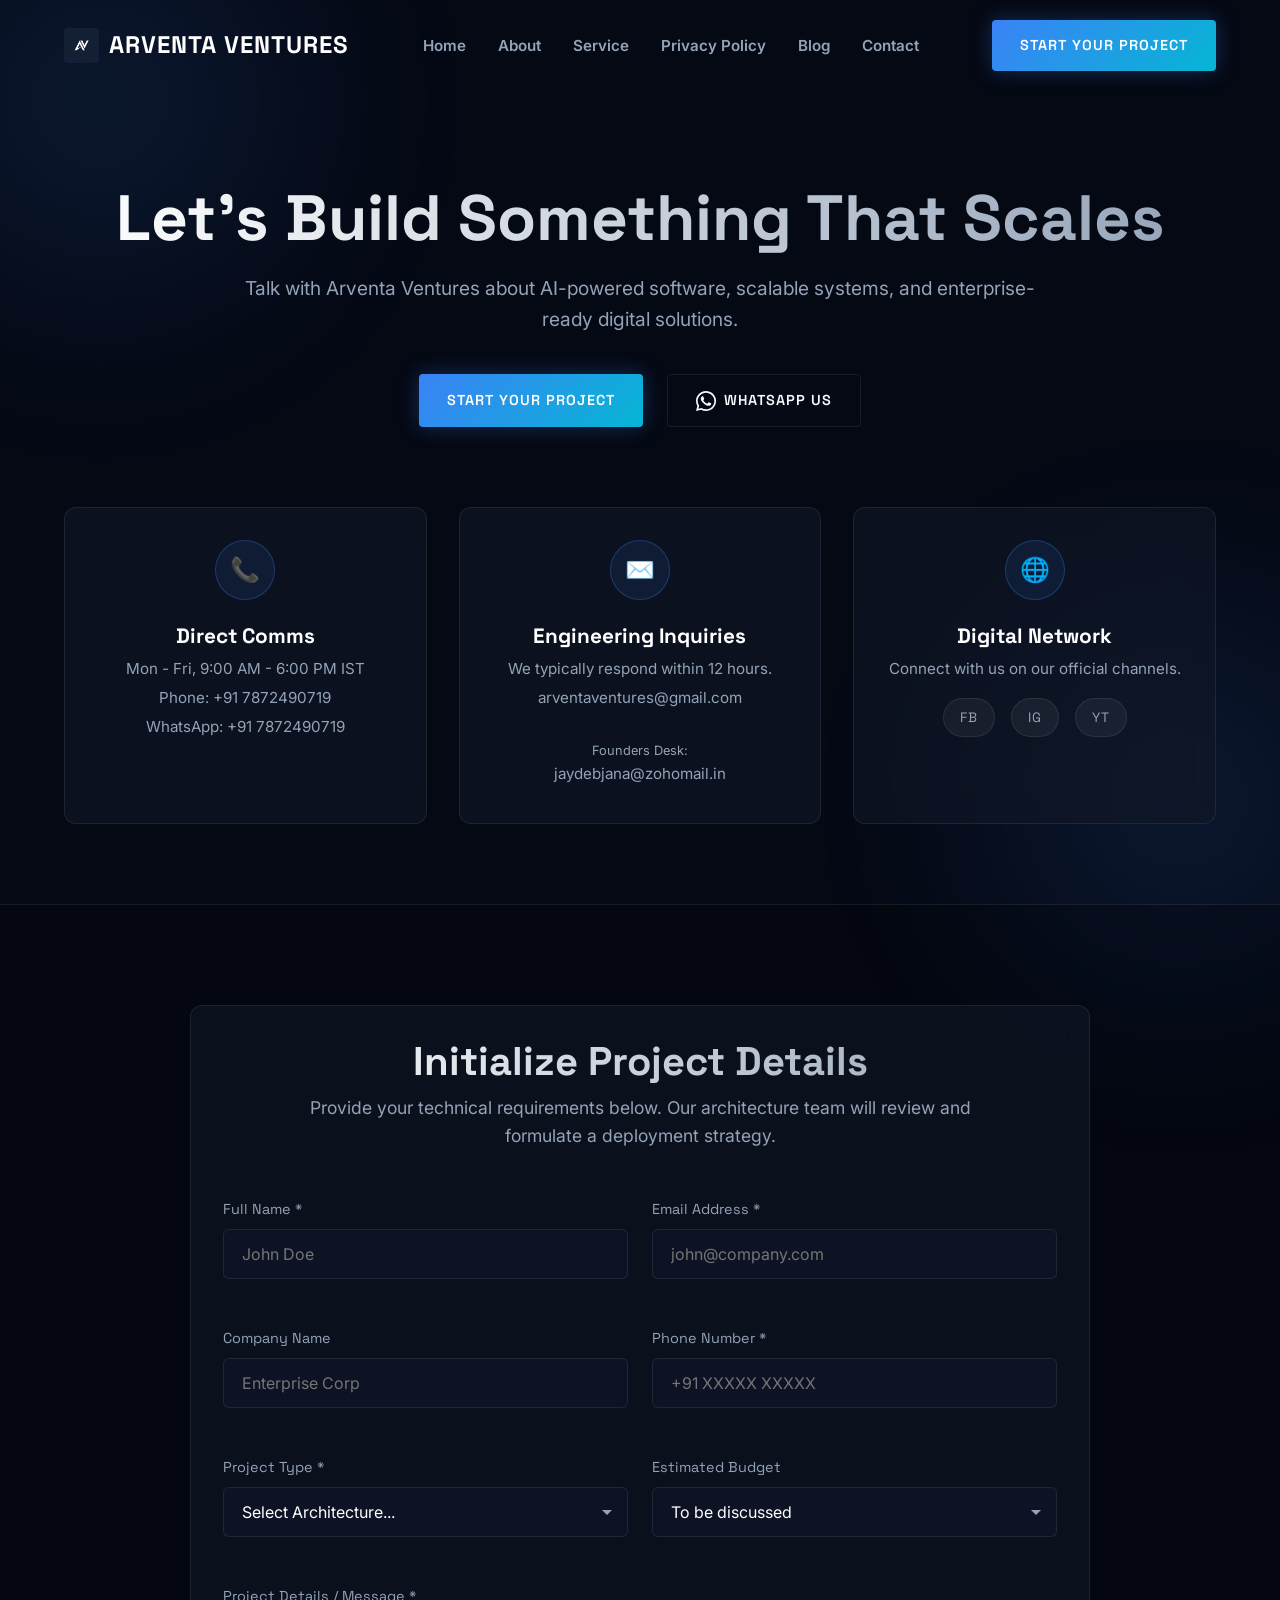
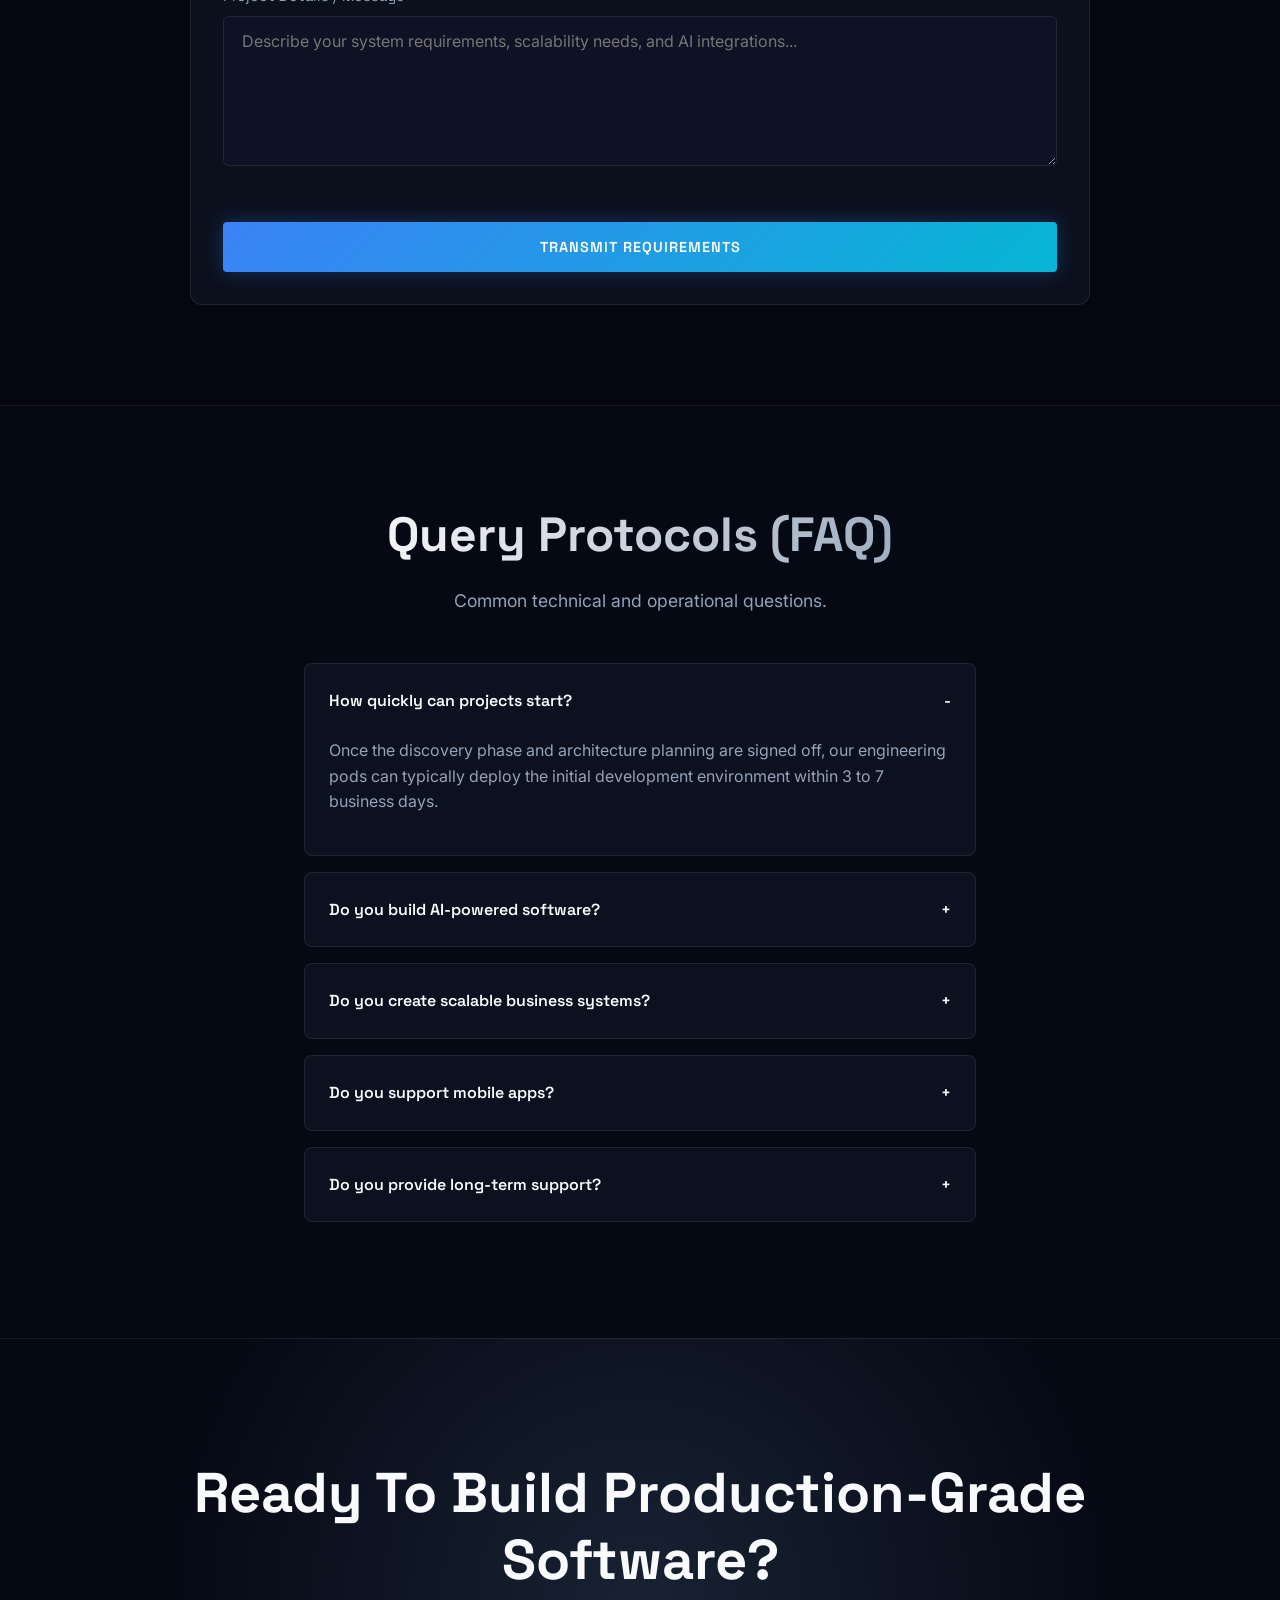
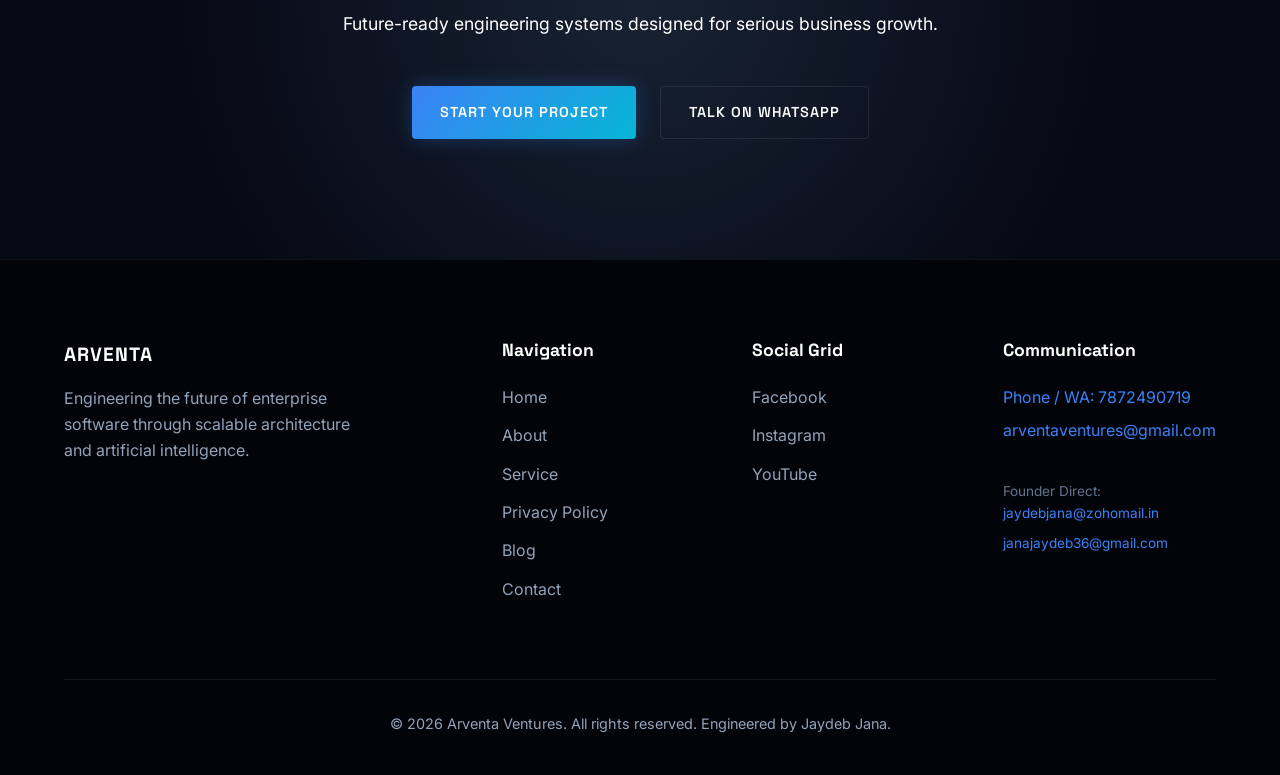
<file: contactPage/index.html>
<!DOCTYPE html>
<html lang="en">
<head>
    <meta charset="UTF-8">
    <meta name="viewport" content="width=device-width, initial-scale=1.0">
    <link rel="icon" type="image/x-icon" href="../image/logo.webp">
<link rel="shortcut icon" type="image/webp" href="../image/logo.webp">

    <title>Start Your Project | Arventa Ventures - Enterprise AI & Software Consulting</title>
    <meta name="description" content="Ready to scale? Contact Arventa Ventures for enterprise-grade AI automation, MERN stack development, and custom software architecture. Let's build your next big thing.">
    <meta name="keywords" content="Hire Software Architect, AI Automation Consulting, Custom Web App Development, B2B Software Solutions, Jaydeb Jana Contact, Arventa Ventures Support">
    <meta name="author" content="Jaydeb Jana">
    <meta name="robots" content="index, follow">

    <meta property="og:site_name" content="Arventa Ventures">
    <meta property="og:title" content="Contact Arventa Ventures | Initialize Your Engineering Journey">
    <meta property="og:description" content="Connect with Jaydeb Jana and the Arventa team to discuss your software architecture and AI automation needs.">
    <meta property="og:type" content="website">
    <meta property="og:image" content="../image/logo.webp">

    <script type="application/ld+json">
    {
      "@context": "https://schema.org",
      "@type": "ContactPage",
      "name": "Contact Arventa Ventures",
      "description": "The official contact gateway for Arventa Ventures engineering services.",
      "mainEntity": {
        "@type": "Organization",
        "name": "Arventa Ventures",
        "founder": "Jaydeb Jana",
        "contactPoint": {
          "@type": "ContactPoint",
          "telephone": "+917872490719",
          "contactType": "customer service",
          "email": "arventaventures@gmail.com"
        }
      }
    }
    </script>

    <link rel="preconnect" href="https://fonts.googleapis.com">
    <link rel="preconnect" href="https://fonts.gstatic.com" crossorigin>
    <link href="https://fonts.googleapis.com/css2?family=Inter:wght@300;400;600;800&family=Space+Grotesk:wght@500;700&display=swap" rel="stylesheet">
    <link rel="stylesheet" href="style.css">
</head>

<body>

<header id="navbar">
    <div class="logo-container">
        <img src="../image/logo.webp" alt="Arventa Ventures Logo" class="logo-img" onerror="this.style.display='none'">
        ARVENTA VENTURES
    </div>
    
    <button class="mobile-menu-toggle" id="mobile-menu-btn" aria-label="Toggle Menu" onclick="toggleMenu()">
        <span></span><span></span><span></span>
    </button>

    <nav id="nav-menu">
        <ul>
            <li><a href="../index.html" onclick="toggleMenu()">Home</a></li>
            
            <li><a href="../aboutPage/index.html" onclick="toggleMenu()">About</a></li>
            
            <li><a href="../servicePage/index.html" onclick="toggleMenu()">Service</a></li>
            
            <li><a href="../privacy_policyPage/index.html" onclick="toggleMenu()">Privacy Policy</a></li>
            
            <li><a href="../blogPage/index.html" onclick="toggleMenu()">Blog</a></li>
            
            <li><a href="../contactPage/index.html" onclick="toggleMenu()">Contact</a></li>
        </ul>

    </nav>

    <div class="nav-actions desktop-only">
        <a href="../contactPage/index.html" class="btn btn-primary">Start Your Project</a>
    </div>
</header>


    <main>
        <section class="hero">
            <h1>Let’s Build Something That Scales</h1>
            <p>Talk with Arventa Ventures about AI-powered software, scalable systems, and enterprise-ready digital solutions.</p>
            <div class="hero-cta">
                <a href="#contact-form-anchor" class="btn btn-primary">Start Your Project</a>
                <a href="https://wa.me/917872490719" target="_blank" class="btn btn-outline">
                    <svg width="20" height="20" fill="currentColor" viewBox="0 0 24 24"><path d="M12.031 0C5.385 0 0 5.385 0 12.031c0 2.12.553 4.185 1.604 6.002L.031 23.969l6.096-1.597A11.96 11.96 0 0 0 12.031 24c6.646 0 12.031-5.385 12.031-12.031S18.677 0 12.031 0zm0 22.015a9.92 9.92 0 0 1-5.06-1.385l-.363-.215-3.76.985.998-3.666-.236-.376A9.926 9.926 0 0 1 2.016 12.03C2.016 6.5 6.5 2.015 12.031 2.015c5.531 0 10.015 4.485 10.015 10.015s-4.484 10.015-10.015 10.015zm5.498-7.514c-.302-.15-1.785-.88-2.062-.98-.277-.1-.478-.15-.68.15-.201.3-.781.98-1.011 1.18-.231.2-.462.25-.764.1-.302-.15-1.275-.47-2.428-1.5-.898-.802-1.503-1.792-1.679-2.093-.176-.301-.019-.464.132-.614.136-.135.302-.35.453-.526.15-.175.201-.301.302-.501.101-.2.051-.376-.025-.526-.076-.15-.68-1.642-.931-2.251-.246-.593-.496-.513-.68-.523-.176-.01-.377-.01-.578-.01-.201 0-.528.075-.805.376-.276.3-1.056 1.032-1.056 2.518s1.082 2.918 1.233 3.118c.15.2 2.126 3.245 5.15 4.548 2.014.868 2.766.936 3.498.788.857-.175 2.062-.843 2.353-1.656.291-.813.291-1.514.204-1.664-.087-.15-.314-.24-.616-.39z"/></svg>
                    WhatsApp Us
                </a>
            </div>
        </section>

        <section class="contact-grid">
            <div class="glass-card info-card">
                <div class="info-icon">📞</div>
                <h3>Direct Comms</h3>
                <p>Mon - Fri, 9:00 AM - 6:00 PM IST</p>
                <a href="tel:+917872490719">Phone: +91 7872490719</a>
                <a href="https://wa.me/917872490719" target="_blank">WhatsApp: +91 7872490719</a>
            </div>
            
            <div class="glass-card info-card">
                <div class="info-icon">✉️</div>
                <h3>Engineering Inquiries</h3>
                <p>We typically respond within 12 hours.</p>
                <a href="mailto:arventaventures@gmail.com">arventaventures@gmail.com</a>
                <br>
                <p style="font-size: 0.8rem; margin-bottom: 0;">Founders Desk:</p>
                <a href="mailto:jaydebjana@zohomail.in">jaydebjana@zohomail.in</a>
            </div>
            
            <div class="glass-card info-card">
                <div class="info-icon">🌐</div>
                <h3>Digital Network</h3>
                <p>Connect with us on our official channels.</p>
                <div class="social-flex">
                    <a href="https://www.facebook.com/share/1AwY1i5wqC/" target="_blank">FB</a>
                    <a href="https://www.instagram.com/arventaventures?igsh=cDZscHE4bGMxeGox" target="_blank">IG</a>
                    <a href="https://youtube.com/@arventaventures?si=omxOW2NeKiP2hKqf" target="_blank">YT</a>
                </div>
            </div>
        </section>

        <section class="form-section" id="contact-form-anchor">
            <div class="form-container glass-card">
                <h2 class="section-title" style="font-size: 2.5rem; margin-bottom: 0.5rem;">Initialize Project Details</h2>
                <p class="section-subtitle">Provide your technical requirements below. Our architecture team will review and formulate a deployment strategy.</p>
                
                <form id="arventa-contact-form" onsubmit="handleFormSubmit(event)">
                    <div class="form-grid">
                        <div class="form-group">
                            <label for="name">Full Name *</label>
                            <input type="text" id="name" class="form-control" required placeholder="John Doe">
                        </div>
                        <div class="form-group">
                            <label for="email">Email Address *</label>
                            <input type="email" id="email" class="form-control" required placeholder="john@company.com">
                        </div>
                        <div class="form-group">
                            <label for="company">Company Name</label>
                            <input type="text" id="company" class="form-control" placeholder="Enterprise Corp">
                        </div>
                        <div class="form-group">
                            <label for="phone">Phone Number *</label>
                            <input type="tel" id="phone" class="form-control" required placeholder="+91 XXXXX XXXXX">
                        </div>
                        <div class="form-group">
                            <label for="project-type">Project Type *</label>
                            <select id="project-type" class="form-control" required>
                                <option value="" disabled selected>Select Architecture...</option>
                                <option value="ai-software">AI Software Development</option>
                                <option value="custom-web">Custom Web Application</option>
                                <option value="mobile-app">Mobile App Development</option>
                                <option value="automation">Business Automation</option>
                                <option value="other">Other Infrastructure</option>
                            </select>
                        </div>
                        <div class="form-group">
                            <label for="budget">Estimated Budget</label>
                            <select id="budget" class="form-control">
                                <option value="not-sure">To be discussed</option>
                                <option value="small">Under $5k</option>
                                <option value="medium">$5k - $20k</option>
                                <option value="large">$20k - $50k</option>
                                <option value="enterprise">$50k+</option>
                            </select>
                        </div>
                        <div class="form-group full-width">
                            <label for="message">Project Details / Message *</label>
                            <textarea id="message" class="form-control" required placeholder="Describe your system requirements, scalability needs, and AI integrations..."></textarea>
                        </div>
                        <div class="form-group full-width" style="text-align: right; margin-bottom: 0;">
                            <button type="submit" class="btn btn-primary" id="submit-btn" style="width: 100%; padding: 16px;">Transmit Requirements</button>
                        </div>
                    </div>
                </form>
            </div>
        </section>

        <div class="modal-overlay" id="success-modal">
            <div class="modal-content">
                <div class="modal-icon">✓</div>
                <h3 style="font-size: 1.5rem; margin-bottom: 1rem; color: #fff;">Transmission Successful</h3>
                <p style="color: var(--text-muted); margin-bottom: 1.5rem;">Your requirements have been securely logged into our system. An engineer will analyze the data and contact you shortly.</p>
                <button class="btn btn-outline" onclick="closeModal()">Acknowledge</button>
            </div>
        </div>

        <section class="faq">
            <h2 class="section-title">Query Protocols (FAQ)</h2>
            <p class="section-subtitle">Common technical and operational questions.</p>
            
            <div class="faq-item active">
                <div class="faq-question">How quickly can projects start? <span>-</span></div>
                <div class="faq-answer">
                    <p style="padding-bottom: 1rem;">Once the discovery phase and architecture planning are signed off, our engineering pods can typically deploy the initial development environment within 3 to 7 business days.</p>
                </div>
            </div>
            <div class="faq-item">
                <div class="faq-question">Do you build AI-powered software? <span>+</span></div>
                <div class="faq-answer">
                    <p style="padding-bottom: 1rem;">Yes, building AI architecture is our core competency. We integrate LLM wrappers, autonomous agents, and predictive machine learning models directly into custom software to automate workflows.</p>
                </div>
            </div>
            <div class="faq-item">
                <div class="faq-question">Do you create scalable business systems? <span>+</span></div>
                <div class="faq-answer">
                    <p style="padding-bottom: 1rem;">Absolutely. We do not use basic templates. Every project is engineered from the ground up using microservices, load balancing, and efficient database indexing to handle massive enterprise scale.</p>
                </div>
            </div>
            <div class="faq-item">
                <div class="faq-question">Do you support mobile apps? <span>+</span></div>
                <div class="faq-answer">
                    <p style="padding-bottom: 1rem;">Yes, we architect both native and cross-platform mobile applications optimized for speed, low memory consumption, and enterprise-grade security.</p>
                </div>
            </div>
            <div class="faq-item">
                <div class="faq-question">Do you provide long-term support? <span>+</span></div>
                <div class="faq-answer">
                    <p style="padding-bottom: 1rem;">Yes. Software requires continuous optimization. We offer Service Level Agreements (SLAs) for server maintenance, security patching, and scaling database infrastructures long after launch.</p>
                </div>
            </div>
        </section>

        <section class="cta-section">
            <h2>Ready To Build Production-Grade Software?</h2>
            <p class="section-subtitle" style="margin: 0 auto 3rem auto; color: #fff;">Future-ready engineering systems designed for serious business growth.</p>
            <div class="hero-cta">
                <a href="#contact-form-anchor" class="btn btn-primary">Start Your Project</a>
                <a href="https://wa.me/917872490719" target="_blank" class="btn btn-outline">Talk On WhatsApp</a>
            </div>
        </section>
    </main>

    <footer>
        <div class="footer-grid">
            <div class="footer-brand">
                <div class="logo-container" style="margin-bottom: 1rem; font-size: 1.2rem;">ARVENTA</div>
                <p>Engineering the future of enterprise software through scalable architecture and artificial intelligence.</p>
            </div>
<div class="footer-links">
    <h4>Navigation</h4>
    <ul>
        <li><a href="../index.html">Home</a></li>
        
        <li><a href="../aboutPage/index.html">About</a></li>
        
        <li><a href="../servicePage/index.html">Service</a></li>
        
        <li><a href="../privacy_policyPage/index.html">Privacy Policy</a></li>
        
        <li><a href="#">Blog</a></li>
        
        <li><a href="../contactPage/index.html">Contact</a></li>
    </ul>
</div>

            <div class="footer-links">
                <h4>Social Grid</h4>
                <ul>
                    <li><a href="https://www.facebook.com/share/1AwY1i5wqC/" target="_blank">Facebook</a></li>
                    <li><a href="https://www.instagram.com/arventaventures?igsh=cDZscHE4bGMxeGox" target="_blank">Instagram</a></li>
                    <li><a href="https://youtube.com/@arventaventures?si=omxOW2NeKiP2hKqf" target="_blank">YouTube</a></li>
                </ul>
            </div>
            <div class="footer-links">
                <h4>Communication</h4>
                <div class="footer-contact">
                    <a href="tel:+917872490719">Phone / WA: 7872490719</a>
                    <a href="mailto:arventaventures@gmail.com">arventaventures@gmail.com</a>
                    <br>
                    <span style="font-size: 0.85rem; color: #64748B;">Founder Direct:</span>
                    <a href="mailto:jaydebjana@zohomail.in" style="font-size: 0.85rem;">jaydebjana@zohomail.in</a>
                    <a href="mailto:janajaydeb36@gmail.com" style="font-size: 0.85rem;">janajaydeb36@gmail.com</a>
                </div>
            </div>
        </div>
        <div class="footer-bottom">
            &copy; 2026 Arventa Ventures. All rights reserved. Engineered by Jaydeb Jana.
        </div>
    </footer>

    <script src="script.js" type="text/javascript" charset="utf-8"></script>
</body>
</html>
</file>
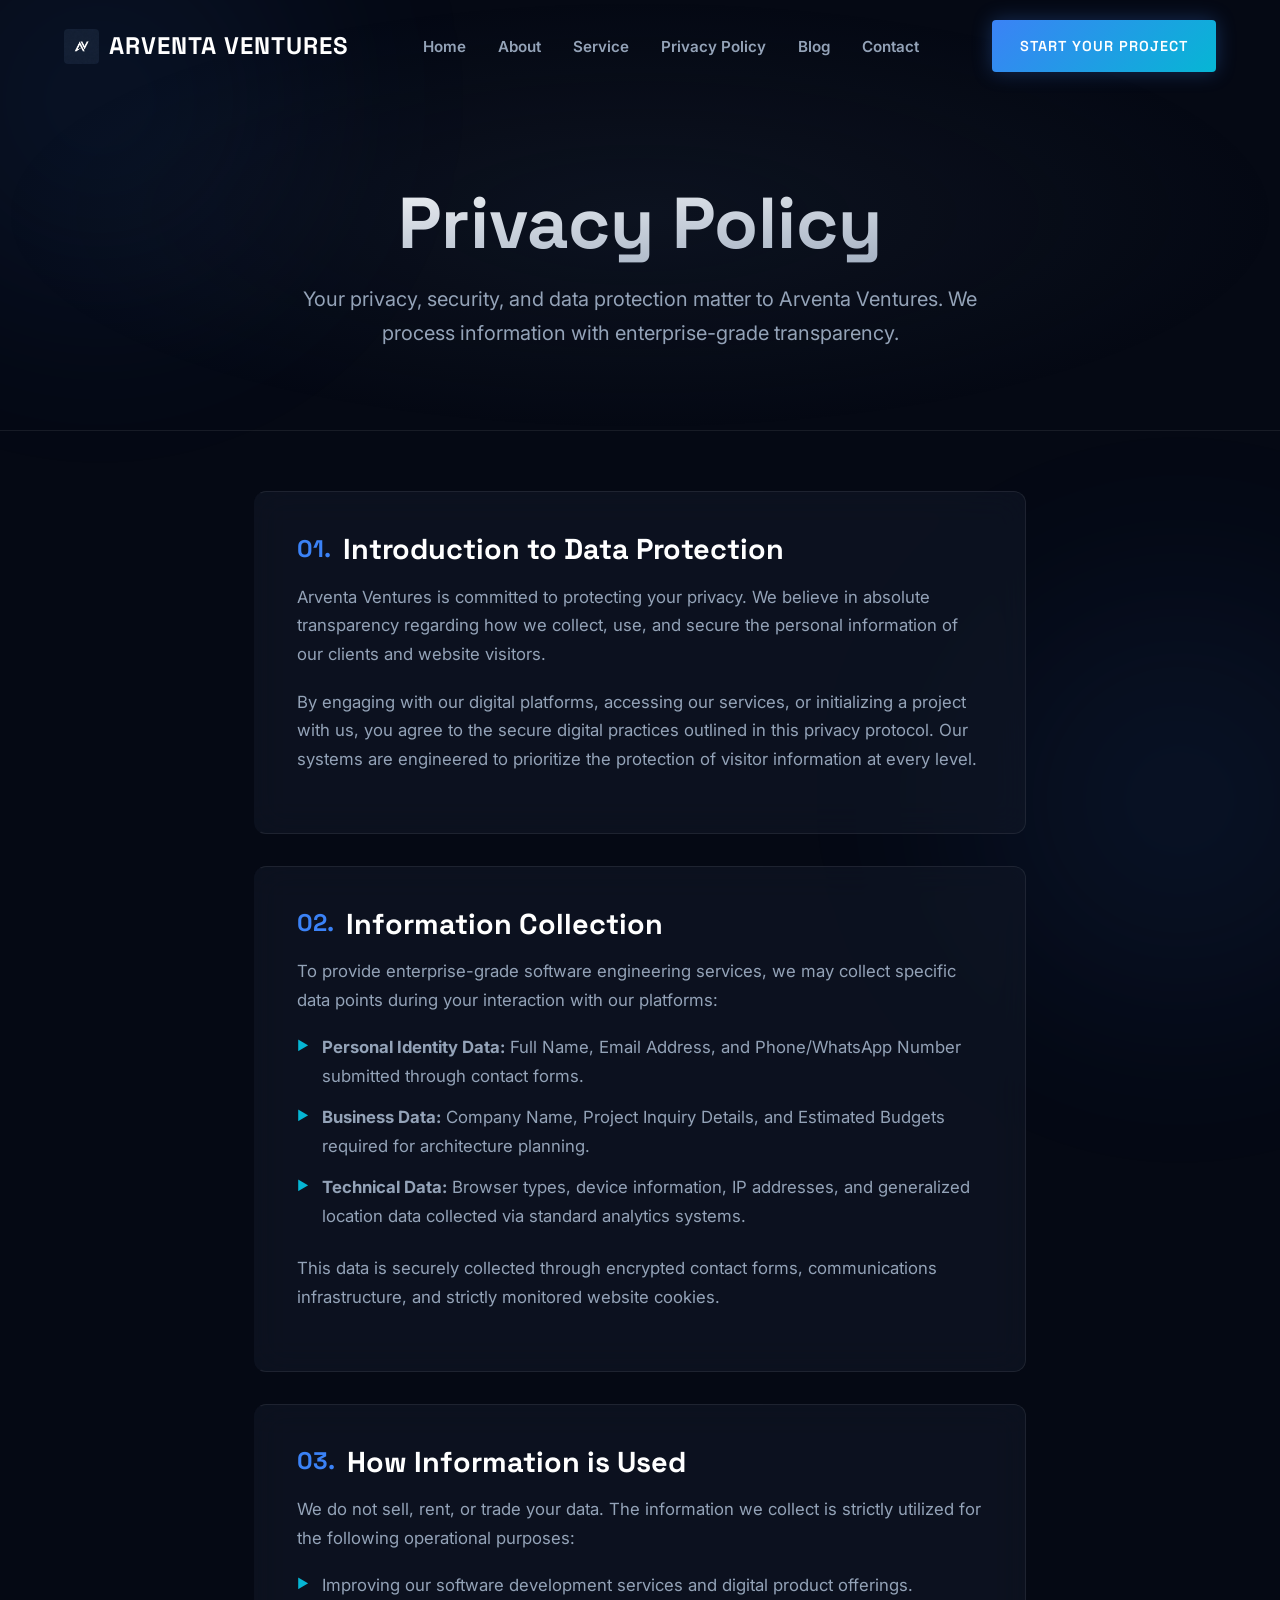
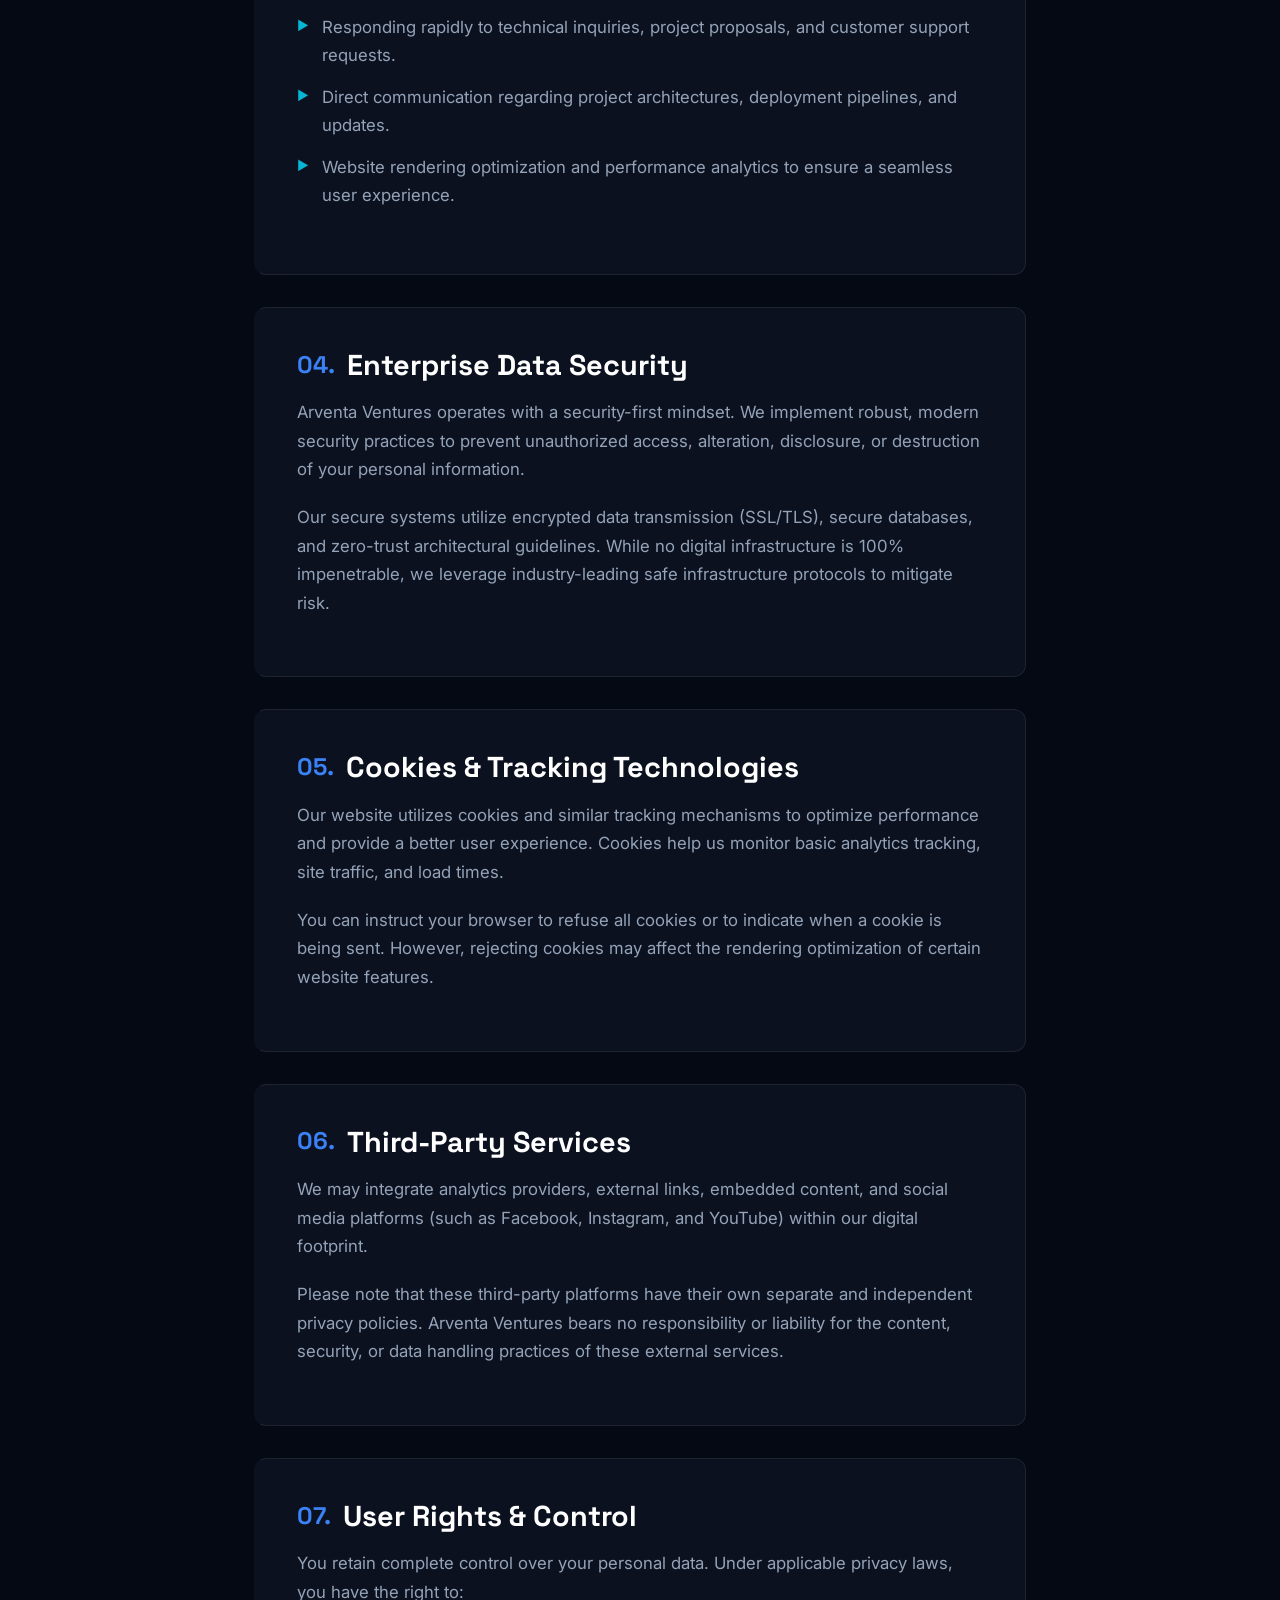
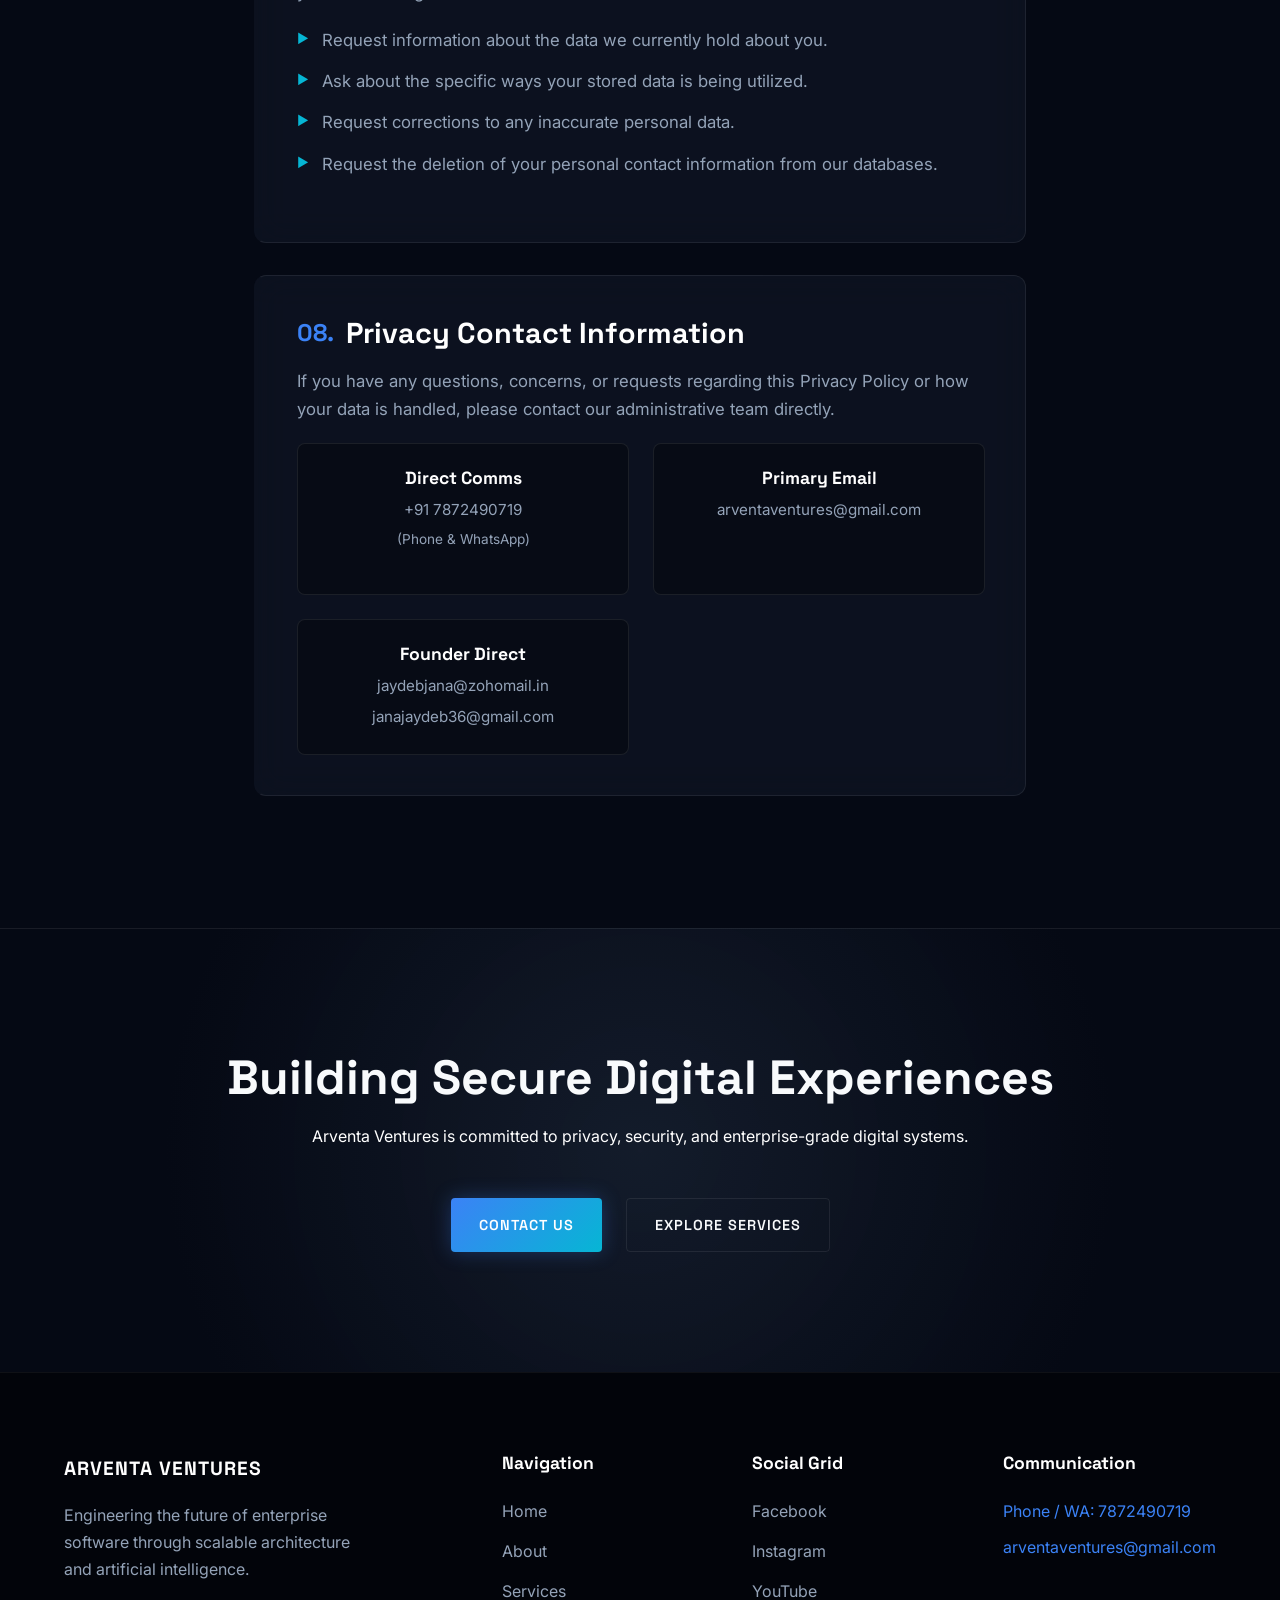
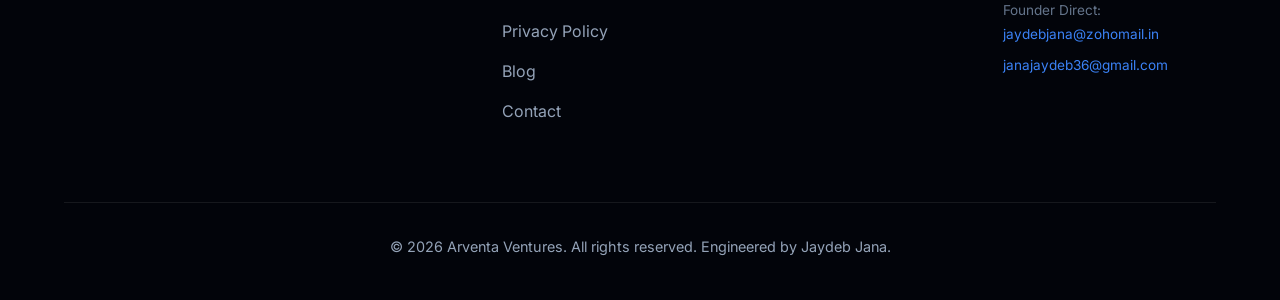
<file: privacy_policyPage/index.html>
<!DOCTYPE html>
<html lang="en">
<head>
    <meta charset="UTF-8">
    <meta name="viewport" content="width=device-width, initial-scale=1.0">
    <link rel="icon" type="image/x-icon" href="../image/logo.webp">
<link rel="shortcut icon" type="image/webp" href="../image/logo.webp">

    <title>Privacy & Data Security Protocols | Arventa Ventures</title>
    <meta name="description" content="Official privacy policy of Arventa Ventures. We architect secure enterprise software with bank-grade data protection and strict digital privacy standards by Jaydeb Jana.">
    <meta name="keywords" content="Data Privacy, Software Security, Arventa Ventures Privacy, Enterprise Compliance, Secure Data Architecture, Jaydeb Jana">
    <meta name="author" content="Jaydeb Jana">
    <meta name="robots" content="index, follow">

    <meta property="og:site_name" content="Arventa Ventures">
    <meta property="og:title" content="Privacy Policy | Arventa Ventures - Secure Digital Ecosystems">
    <meta property="og:description" content="Our commitment to engineering secure, private, and high-performance digital infrastructure for global businesses.">
    <meta property="og:type" content="website">
    <meta property="og:image" content="../image/logo.webp">

    <script type="application/ld+json">
    {
      "@context": "https://schema.org",
      "@type": "WebPage",
      "name": "Arventa Ventures Privacy Policy",
      "description": "Information on how Arventa Ventures handles data and digital security.",
      "publisher": {
        "@type": "Organization",
        "name": "Arventa Ventures",
        "logo": {
          "@type": "ImageObject",
          "url": "../image/logo.webp"
        }
      }
    }
    </script>

    <link rel="preconnect" href="https://fonts.googleapis.com">
    <link rel="preconnect" href="https://fonts.gstatic.com" crossorigin>
    <link href="https://fonts.googleapis.com/css2?family=Inter:wght@300;400;600;800&family=Space+Grotesk:wght@500;700&display=swap" rel="stylesheet">
    <link rel="stylesheet" href="style.css">
</head>

<body>

<header id="navbar">
    <div class="logo-container">
        <img src="../image/logo.webp" alt="Arventa Ventures Logo" class="logo-img" onerror="this.style.display='none'">
        ARVENTA VENTURES
    </div>
    
    <button class="mobile-menu-toggle" id="mobile-menu-btn" aria-label="Toggle Menu" onclick="toggleMenu()">
        <span></span><span></span><span></span>
    </button>

    <nav id="nav-menu">
        <ul>
            <li><a href="../index.html" onclick="toggleMenu()">Home</a></li>
            
            <li><a href="../aboutPage/index.html" onclick="toggleMenu()">About</a></li>
            
            <li><a href="../servicePage/index.html" onclick="toggleMenu()">Service</a></li>
            
            <li><a href="../privacy_policyPage/index.html" onclick="toggleMenu()">Privacy Policy</a></li>
            
            <li><a href="../blogPage/index.html" onclick="toggleMenu()">Blog</a></li>
            
            <li><a href="../contactPage/index.html" onclick="toggleMenu()">Contact</a></li>
        </ul>

    </nav>

    <div class="nav-actions desktop-only">
        <a href="../contactPage/index.html" class="btn btn-primary">Start Your Project</a>
    </div>
</header>


    <main>
        <section class="hero">
            <h1 class="reveal">Privacy Policy</h1>
            <p class="reveal">Your privacy, security, and data protection matter to Arventa Ventures. We process information with enterprise-grade transparency.</p>
        </section>

        <section class="policy-container">
            
            <div class="policy-card glass-card reveal">
                <h2><span>01.</span> Introduction to Data Protection</h2>
                <p>Arventa Ventures is committed to protecting your privacy. We believe in absolute transparency regarding how we collect, use, and secure the personal information of our clients and website visitors.</p>
                <p>By engaging with our digital platforms, accessing our services, or initializing a project with us, you agree to the secure digital practices outlined in this privacy protocol. Our systems are engineered to prioritize the protection of visitor information at every level.</p>
            </div>

            <div class="policy-card glass-card reveal">
                <h2><span>02.</span> Information Collection</h2>
                <p>To provide enterprise-grade software engineering services, we may collect specific data points during your interaction with our platforms:</p>
                <ul class="policy-list">
                    <li><strong>Personal Identity Data:</strong> Full Name, Email Address, and Phone/WhatsApp Number submitted through contact forms.</li>
                    <li><strong>Business Data:</strong> Company Name, Project Inquiry Details, and Estimated Budgets required for architecture planning.</li>
                    <li><strong>Technical Data:</strong> Browser types, device information, IP addresses, and generalized location data collected via standard analytics systems.</li>
                </ul>
                <p>This data is securely collected through encrypted contact forms, communications infrastructure, and strictly monitored website cookies.</p>
            </div>

            <div class="policy-card glass-card reveal">
                <h2><span>03.</span> How Information is Used</h2>
                <p>We do not sell, rent, or trade your data. The information we collect is strictly utilized for the following operational purposes:</p>
                <ul class="policy-list">
                    <li>Improving our software development services and digital product offerings.</li>
                    <li>Responding rapidly to technical inquiries, project proposals, and customer support requests.</li>
                    <li>Direct communication regarding project architectures, deployment pipelines, and updates.</li>
                    <li>Website rendering optimization and performance analytics to ensure a seamless user experience.</li>
                </ul>
            </div>

            <div class="policy-card glass-card reveal">
                <h2><span>04.</span> Enterprise Data Security</h2>
                <p>Arventa Ventures operates with a security-first mindset. We implement robust, modern security practices to prevent unauthorized access, alteration, disclosure, or destruction of your personal information.</p>
                <p>Our secure systems utilize encrypted data transmission (SSL/TLS), secure databases, and zero-trust architectural guidelines. While no digital infrastructure is 100% impenetrable, we leverage industry-leading safe infrastructure protocols to mitigate risk.</p>
            </div>

            <div class="policy-card glass-card reveal">
                <h2><span>05.</span> Cookies & Tracking Technologies</h2>
                <p>Our website utilizes cookies and similar tracking mechanisms to optimize performance and provide a better user experience. Cookies help us monitor basic analytics tracking, site traffic, and load times.</p>
                <p>You can instruct your browser to refuse all cookies or to indicate when a cookie is being sent. However, rejecting cookies may affect the rendering optimization of certain website features.</p>
            </div>

            <div class="policy-card glass-card reveal">
                <h2><span>06.</span> Third-Party Services</h2>
                <p>We may integrate analytics providers, external links, embedded content, and social media platforms (such as Facebook, Instagram, and YouTube) within our digital footprint.</p>
                <p>Please note that these third-party platforms have their own separate and independent privacy policies. Arventa Ventures bears no responsibility or liability for the content, security, or data handling practices of these external services.</p>
            </div>

            <div class="policy-card glass-card reveal">
                <h2><span>07.</span> User Rights & Control</h2>
                <p>You retain complete control over your personal data. Under applicable privacy laws, you have the right to:</p>
                <ul class="policy-list">
                    <li>Request information about the data we currently hold about you.</li>
                    <li>Ask about the specific ways your stored data is being utilized.</li>
                    <li>Request corrections to any inaccurate personal data.</li>
                    <li>Request the deletion of your personal contact information from our databases.</li>
                </ul>
            </div>

            <div class="policy-card glass-card reveal">
                <h2><span>08.</span> Privacy Contact Information</h2>
                <p>If you have any questions, concerns, or requests regarding this Privacy Policy or how your data is handled, please contact our administrative team directly.</p>
                
                <div class="contact-grid">
                    <div class="contact-item">
                        <h4>Direct Comms</h4>
                        <a href="tel:+917872490719">+91 7872490719</a>
                        <p style="font-size: 0.85rem; margin-top: 5px;">(Phone & WhatsApp)</p>
                    </div>
                    <div class="contact-item">
                        <h4>Primary Email</h4>
                        <a href="mailto:arventaventures@gmail.com">arventaventures@gmail.com</a>
                    </div>
                    <div class="contact-item">
                        <h4>Founder Direct</h4>
                        <a href="mailto:jaydebjana@zohomail.in">jaydebjana@zohomail.in</a>
                        <a href="mailto:janajaydeb36@gmail.com" style="margin-top: 5px;">janajaydeb36@gmail.com</a>
                    </div>
                </div>
            </div>

        </section>

        <section class="cta-section reveal">
            <h2>Building Secure Digital Experiences</h2>
            <p class="section-subtitle" style="margin: 0 auto 3rem auto; color: #fff;">Arventa Ventures is committed to privacy, security, and enterprise-grade digital systems.</p>
            <div class="hero-cta" style="display: flex; justify-content: center; gap: 1.5rem; flex-wrap: wrap;">
                <a href="../contactPage/index.html" class="btn btn-primary">Contact Us</a>
                <a href="../servicePage/index.html" class="btn btn-outline">Explore Services</a>
            </div>
        </section>
    </main>

    <footer>
        <div class="footer-grid">
            <div class="footer-brand">
                <div class="logo-container" style="margin-bottom: 1rem; font-size: 1.2rem;">ARVENTA VENTURES</div>
                <p>Engineering the future of enterprise software through scalable architecture and artificial intelligence.</p>
            </div>
<div class="footer-links">
    <h4>Navigation</h4>
    <ul>
        <li><a href="../index.html">Home</a></li>
        <li><a href="../aboutPage/index.html">About</a></li>
        <li><a href="../servicePage/index.html">Services</a></li>
        <li><a href="../privacy_policyPage/index.html">Privacy Policy</a></li>
        <li><a href="#">Blog</a></li>
        <li><a href="../contactPage/index.html">Contact</a></li>
    </ul>
</div>

            <div class="footer-links">
                <h4>Social Grid</h4>
                <ul>
                    <li><a href="https://www.facebook.com/share/1AwY1i5wqC/" target="_blank">Facebook</a></li>
                    <li><a href="https://www.instagram.com/arventaventures?igsh=cDZscHE4bGMxeGox" target="_blank">Instagram</a></li>
                    <li><a href="https://youtube.com/@arventaventures?si=omxOW2NeKiP2hKqf" target="_blank">YouTube</a></li>
                </ul>
            </div>
            <div class="footer-links">
                <h4>Communication</h4>
                <div class="footer-contact">
                    <a href="tel:+917872490719">Phone / WA: 7872490719</a>
                    <a href="mailto:arventaventures@gmail.com">arventaventures@gmail.com</a>
                    <br>
                    <span style="font-size: 0.85rem; color: #64748B;">Founder Direct:</span>
                    <a href="mailto:jaydebjana@zohomail.in" style="font-size: 0.85rem;">jaydebjana@zohomail.in</a>
                    <a href="mailto:janajaydeb36@gmail.com" style="font-size: 0.85rem;">janajaydeb36@gmail.com</a>
                </div>
            </div>
        </div>
<div class="footer-bottom">
            &copy; 2026 Arventa Ventures. All rights reserved. Engineered by Jaydeb Jana.
        </div>
    </footer>
    <script src="script.js" type="text/javascript" charset="utf-8"></script>
</body>
</html>
</file>
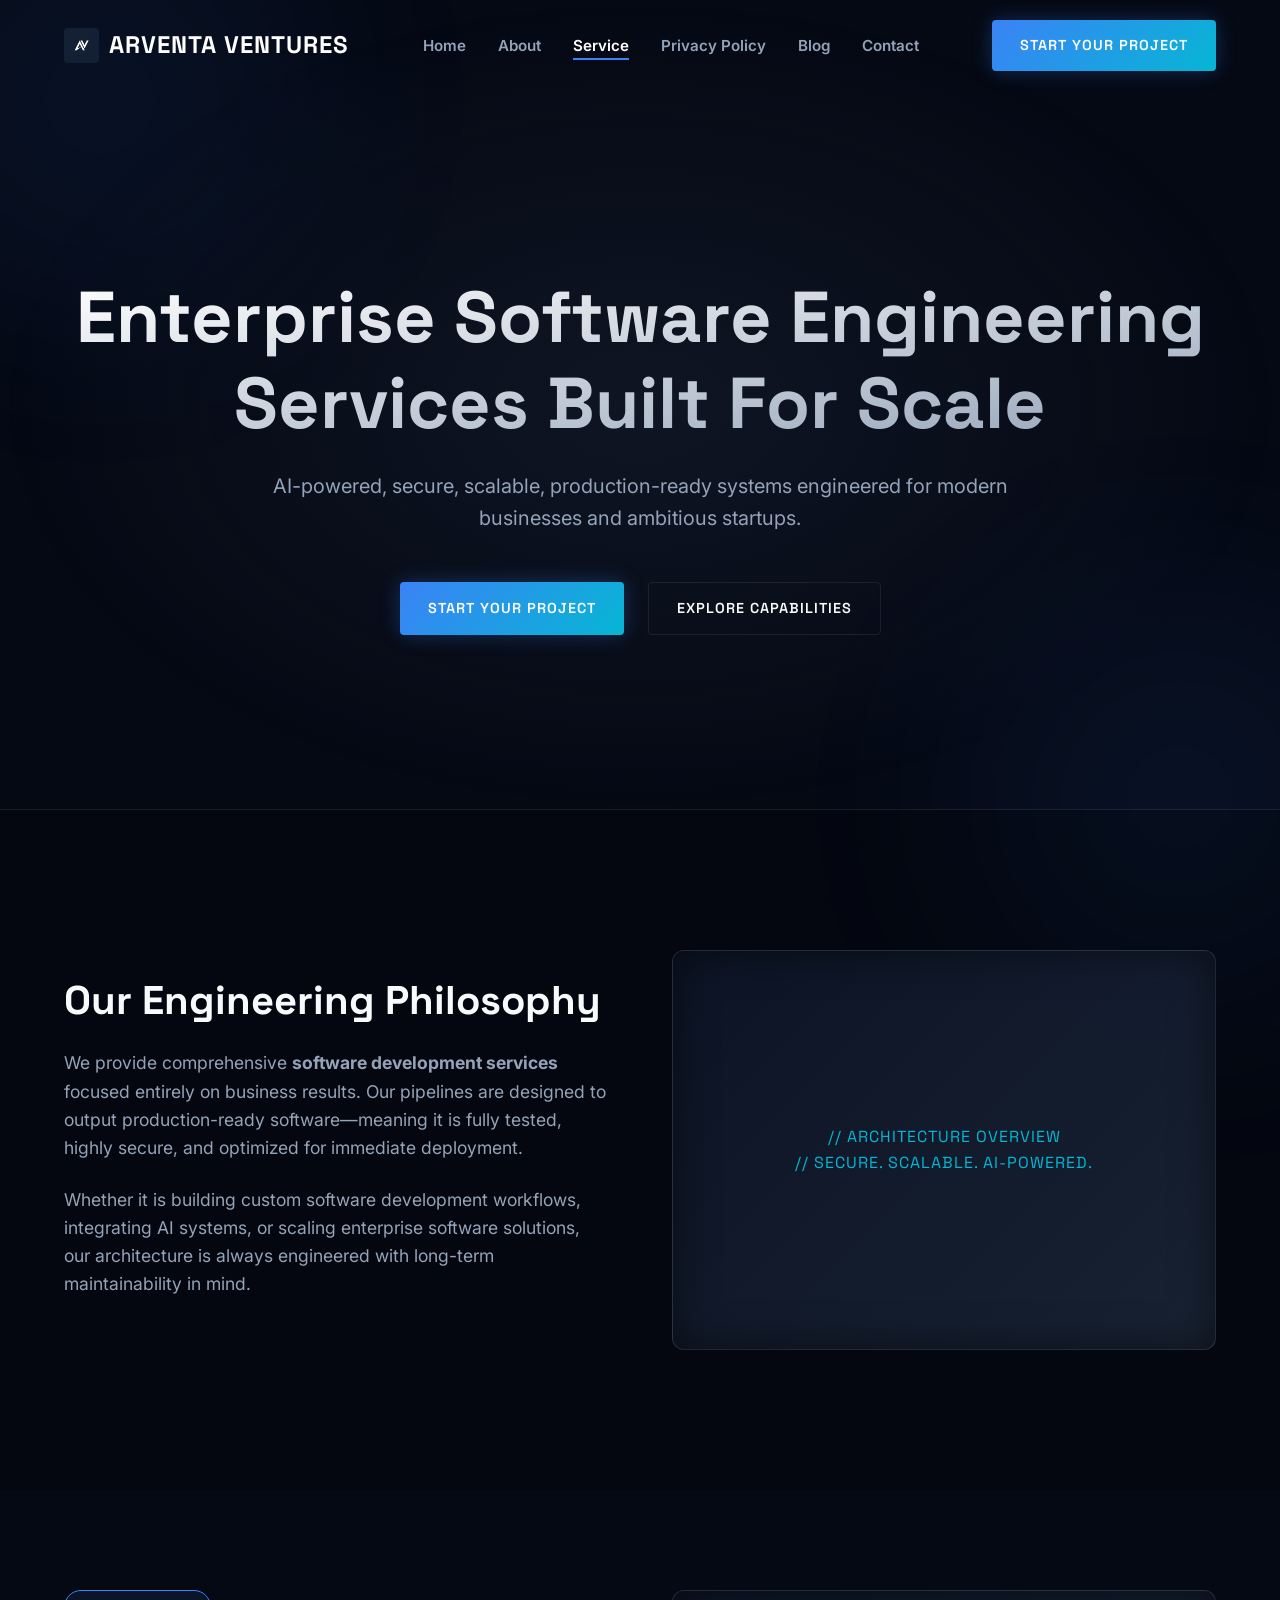
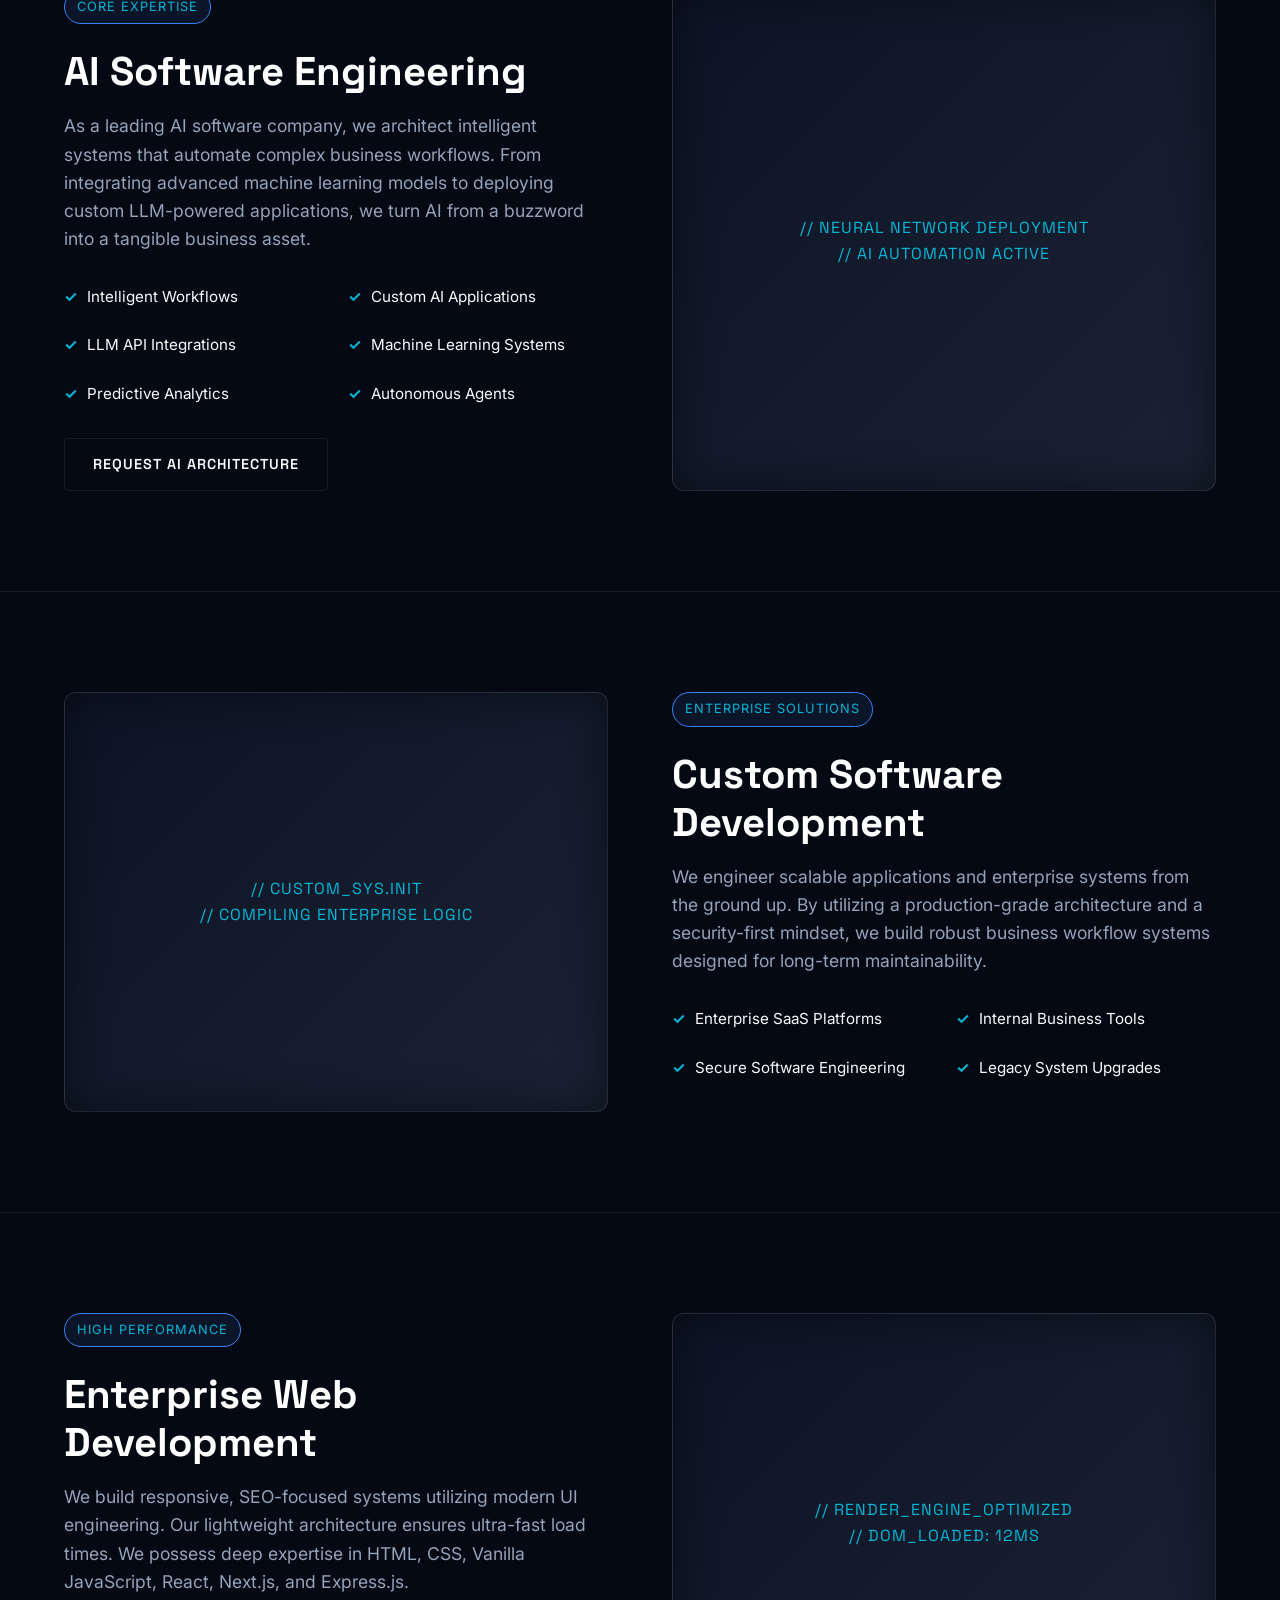
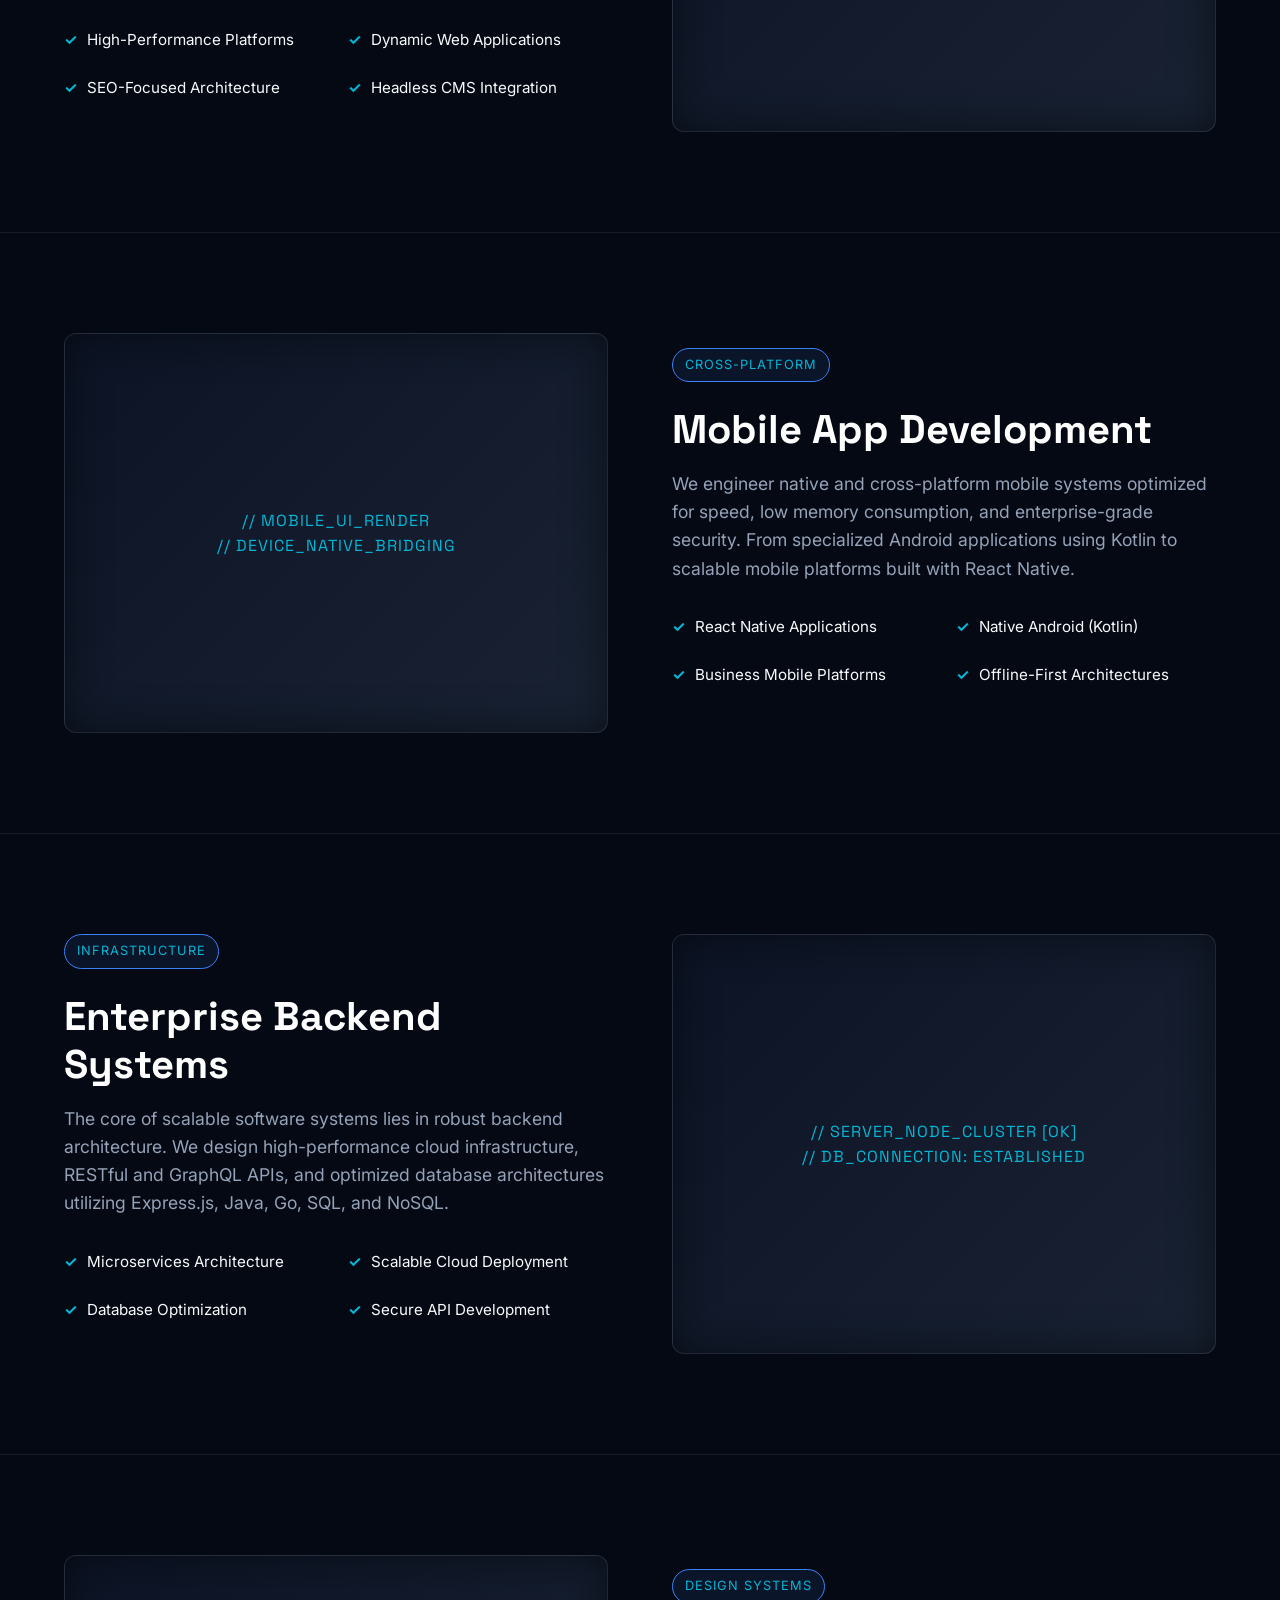
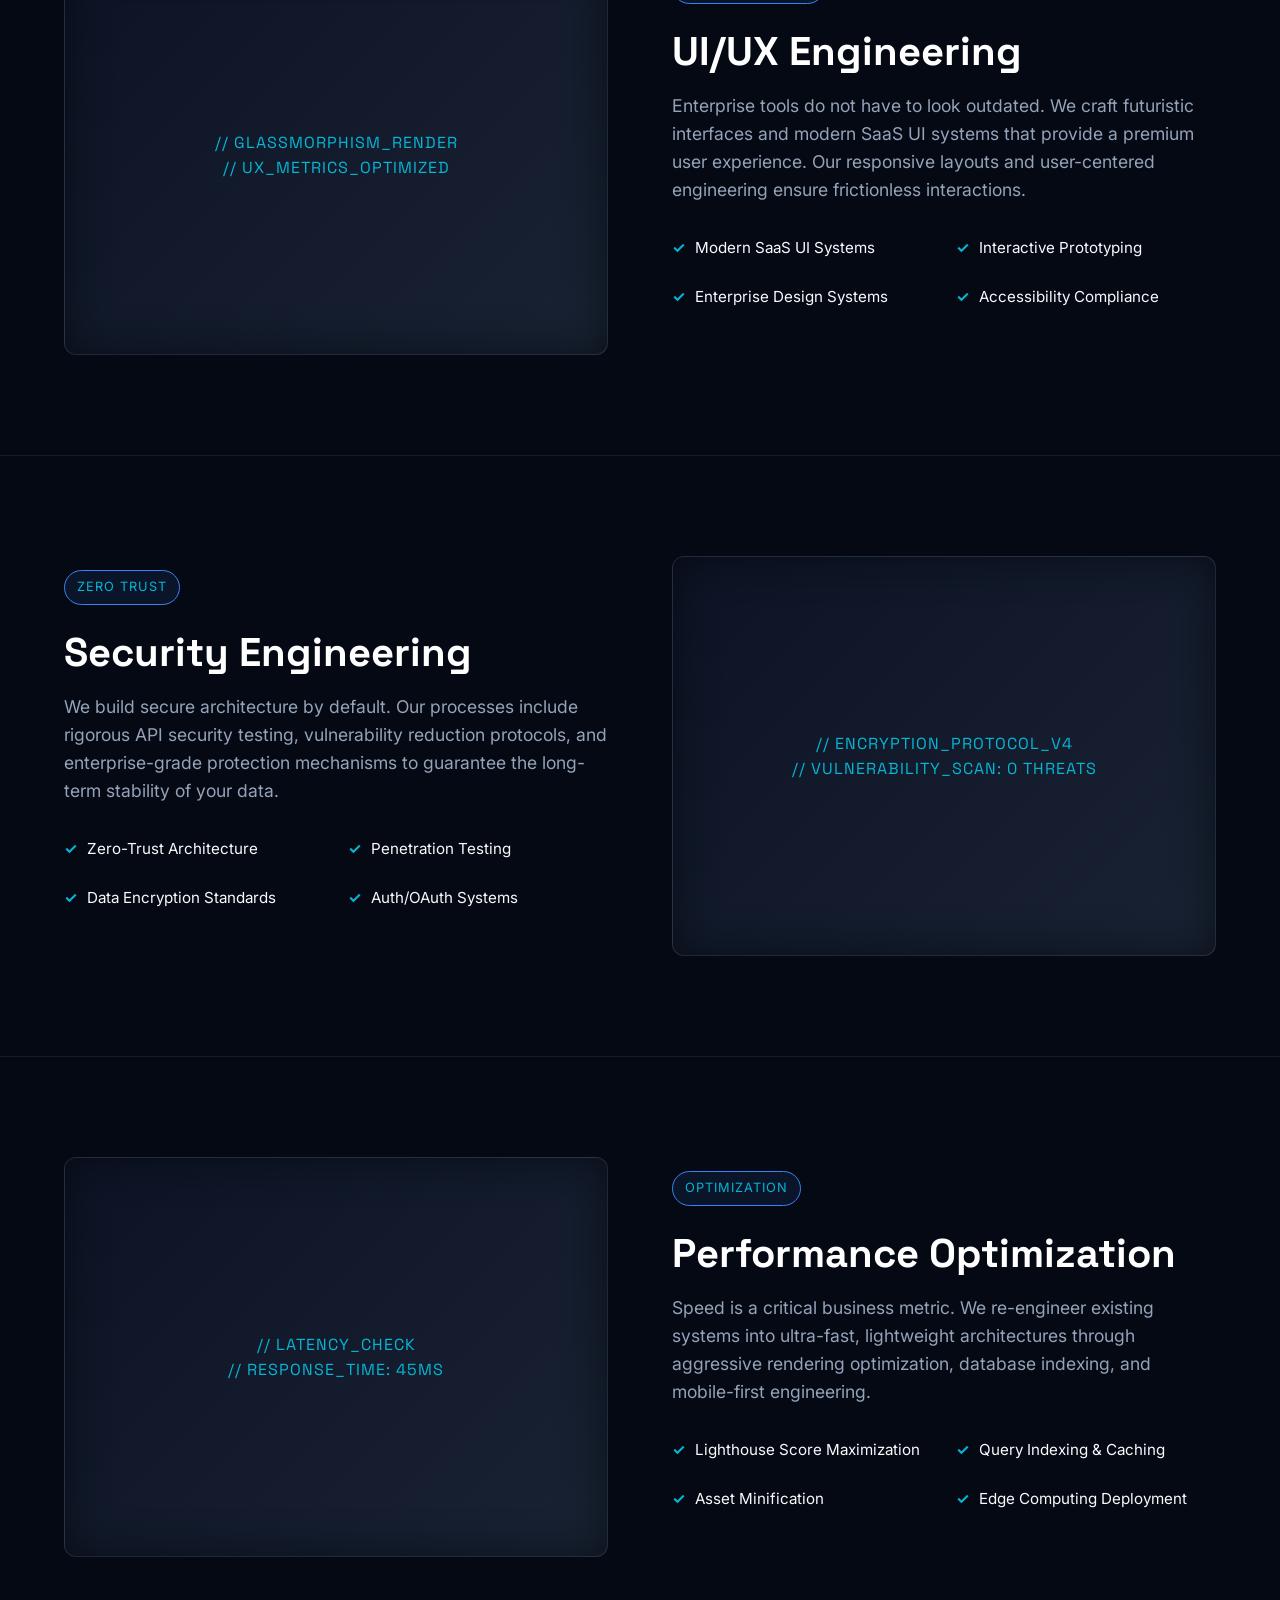
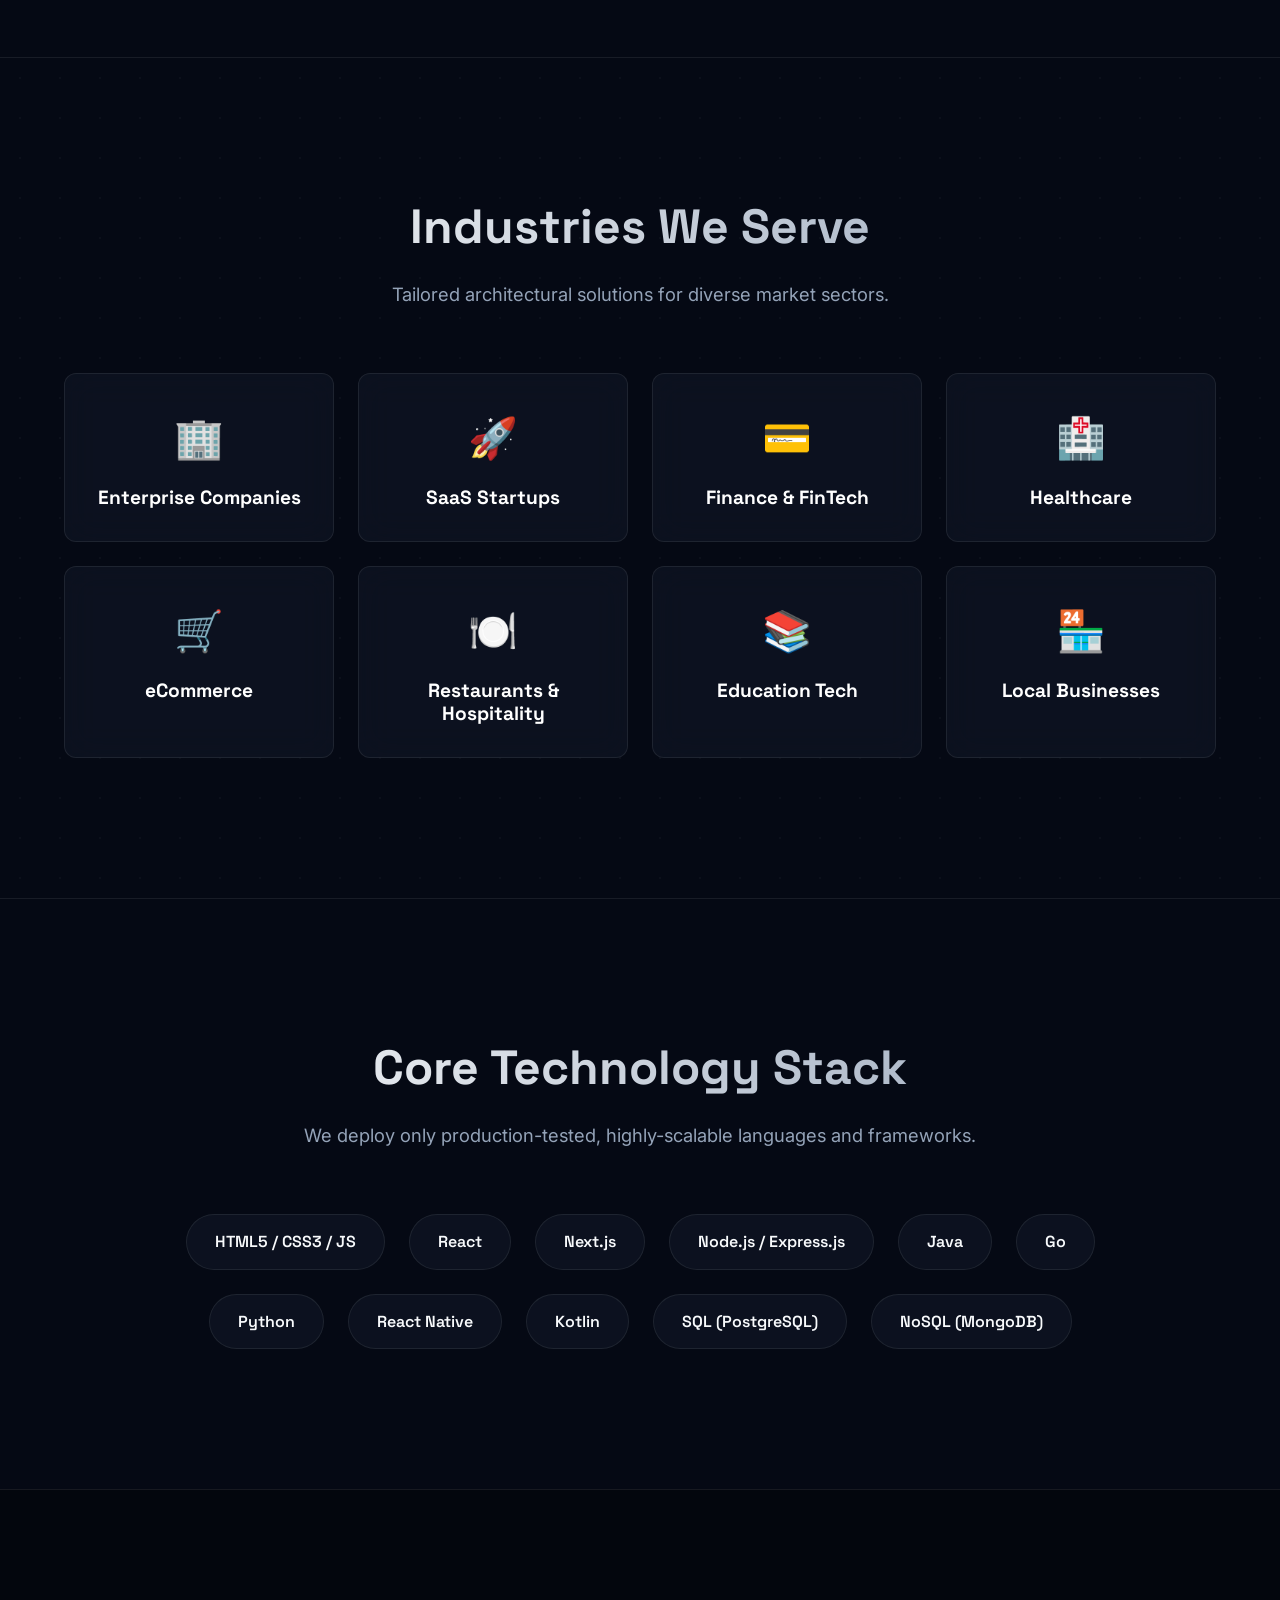
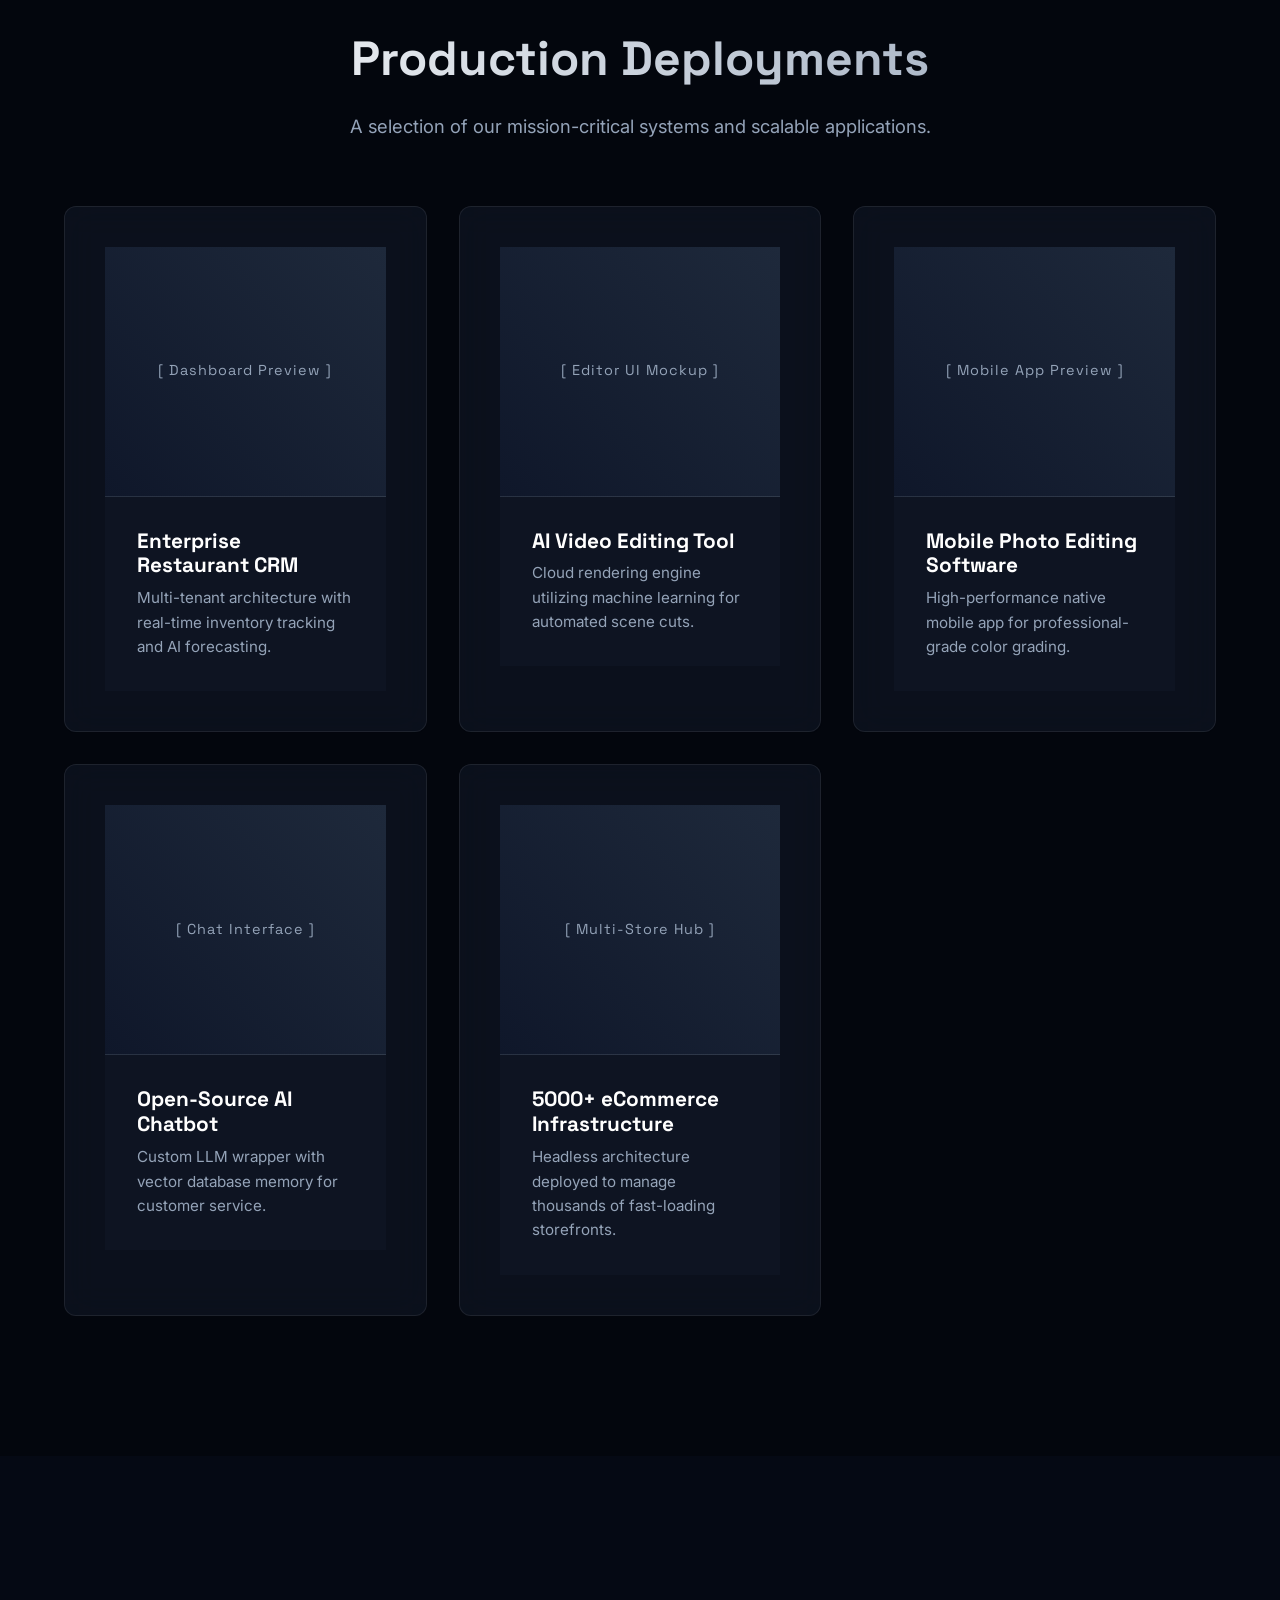
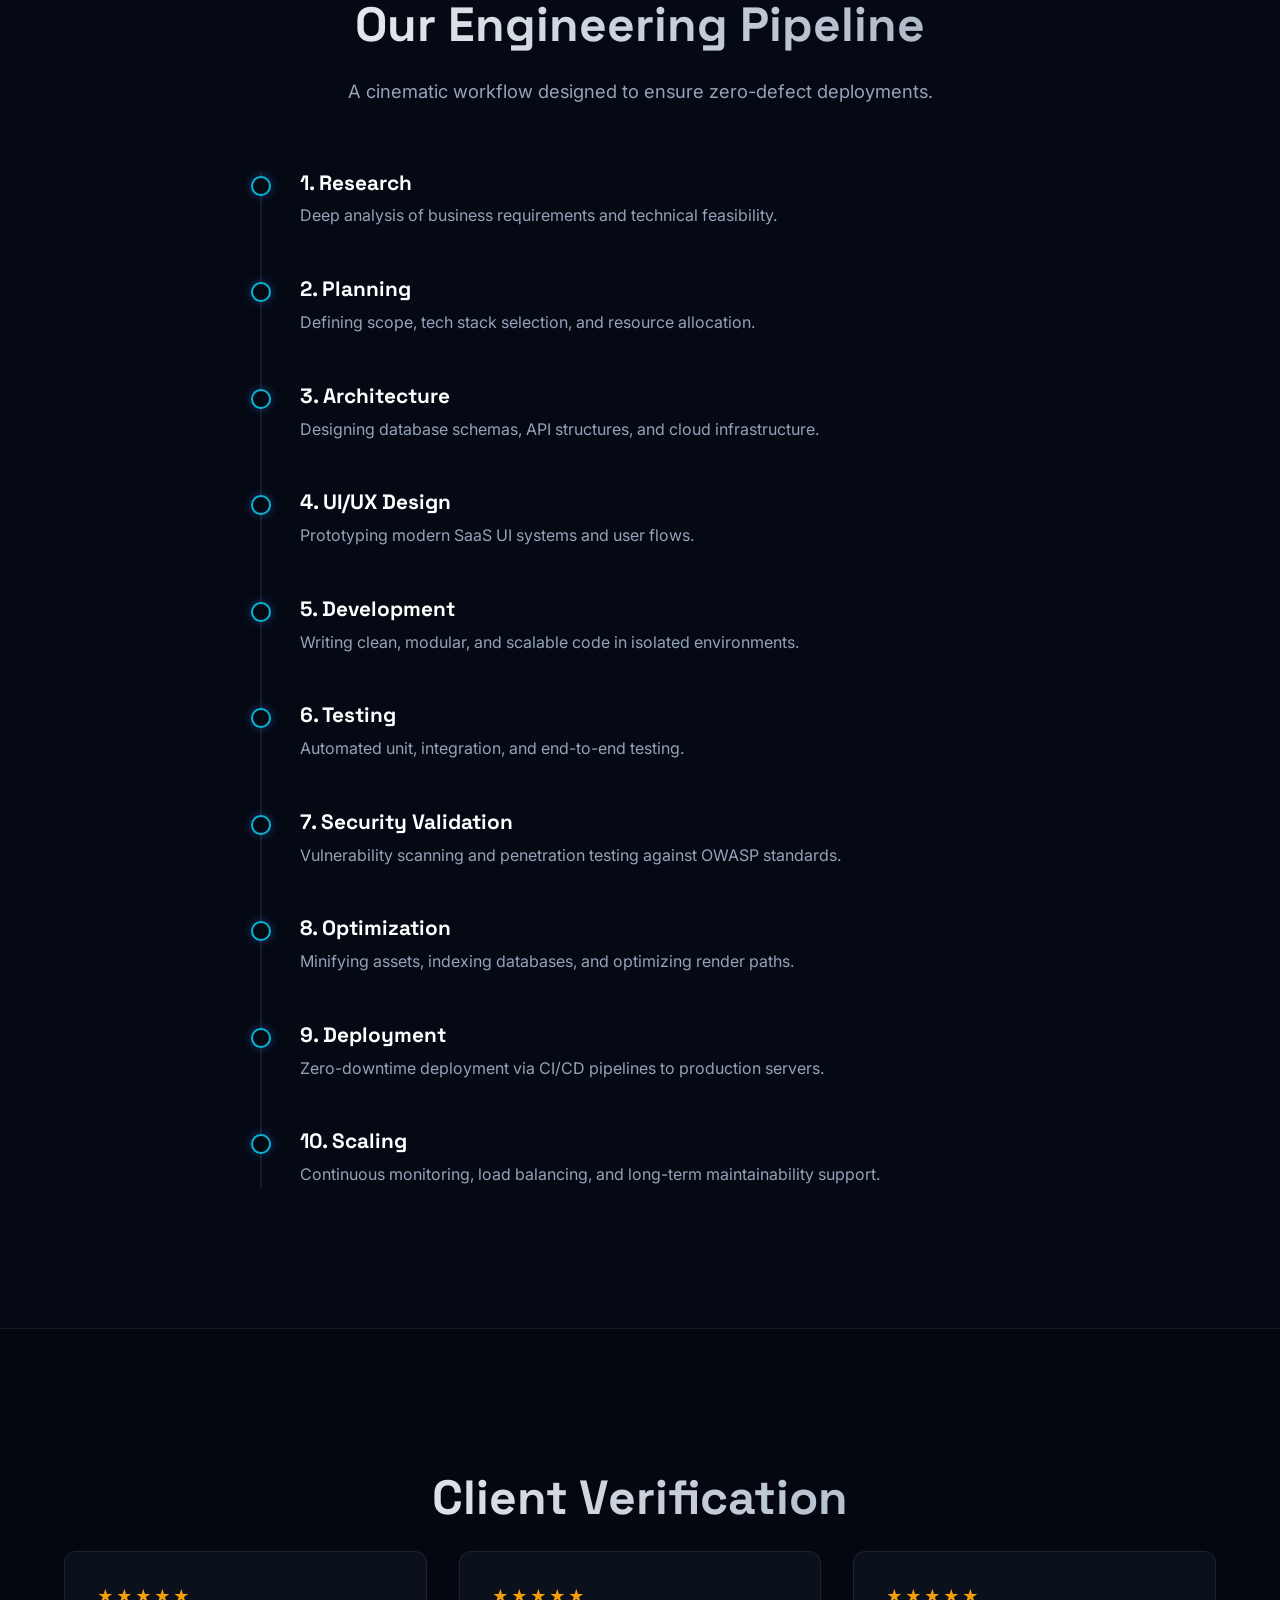
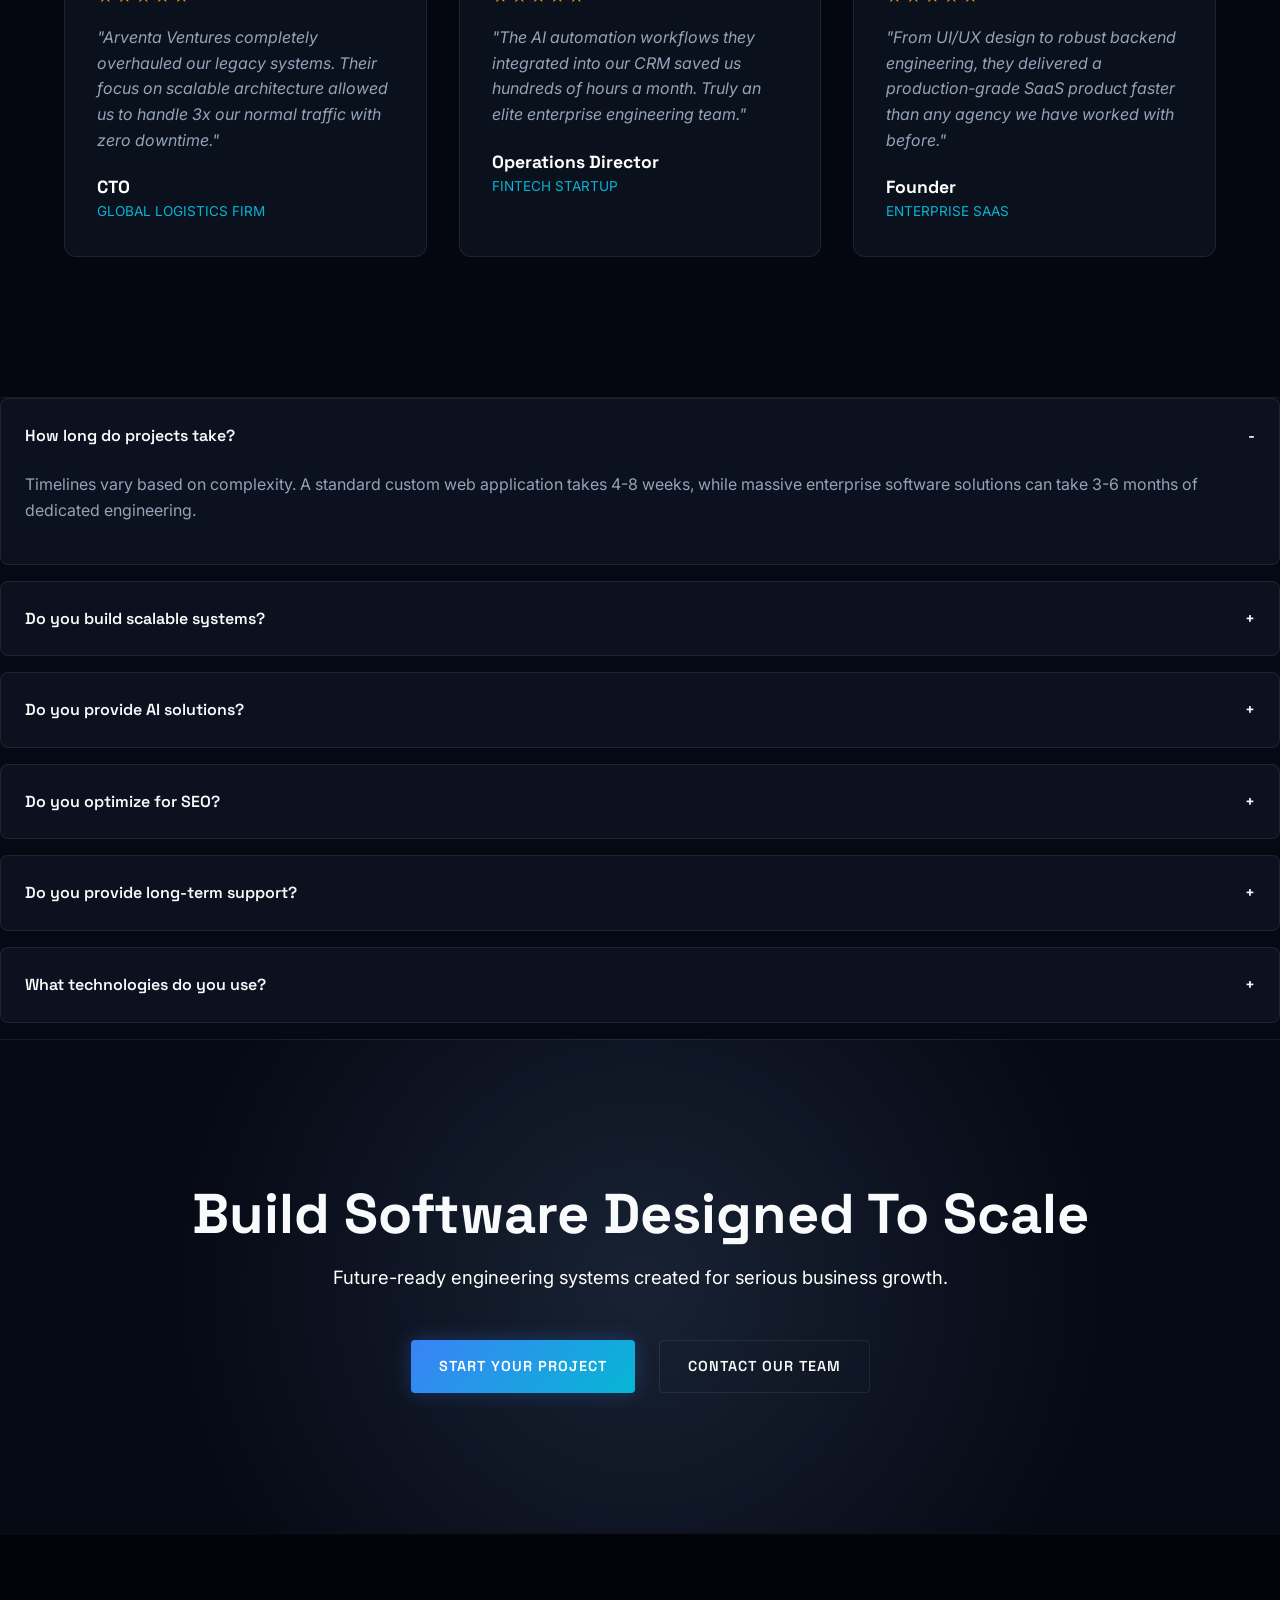
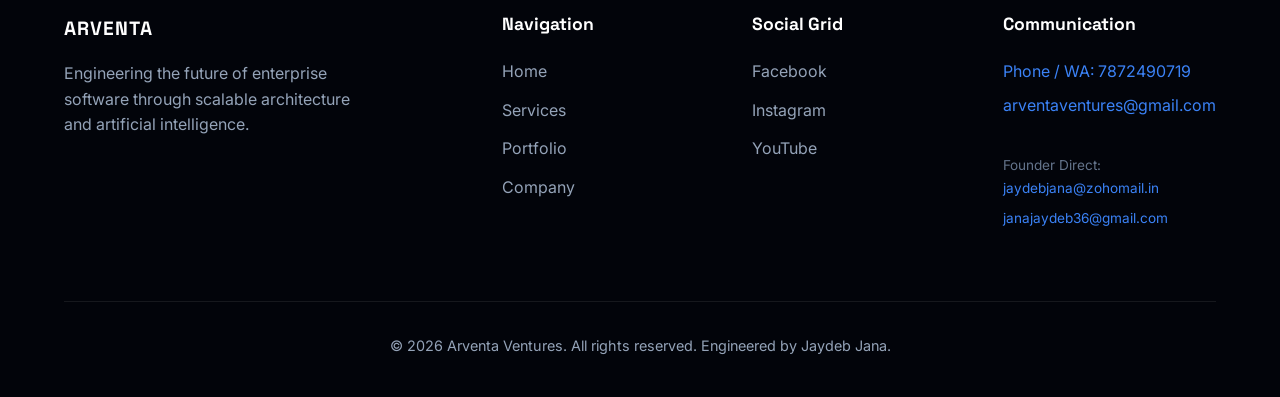
<file: servicePage/index.html>
<!DOCTYPE html>
<html lang="en">
<head>
    <meta charset="UTF-8">
    <meta name="viewport" content="width=device-width, initial-scale=1.0">
    <link rel="icon" type="image/x-icon" href="../image/logo.webp">
<link rel="shortcut icon" type="image/webp" href="../image/logo.webp">

    <title>Enterprise Engineering Solutions | AI Automation & Scalable Architecture | Arventa Ventures</title>
    <meta name="description" content="Accelerate your digital evolution with Arventa Ventures. Expert-led services in autonomous AI agents, high-performance MERN stack ecosystems, and secure enterprise software architecture. Led by Jaydeb Jana.">
    <meta name="keywords" content="AI Automation Services, Enterprise Software Architecture, MERN Stack Engineering, SaaS Development, Custom AI Agents, Next.js Development, Jaydeb Jana, Arventa Ventures">
    <meta name="author" content="Jaydeb Jana">
    <meta name="robots" content="index, follow">

    <meta property="og:site_name" content="Arventa Ventures">
    <meta property="og:title" content="Engineering Excellence | Scalable Software & AI Solutions">
    <meta property="og:description" content="We don't just write code; we architect systems designed for the next generation of enterprise growth.">
    <meta property="og:type" content="website">

    <meta property="og:image" content="../image/logo.webp">

    <script type="application/ld+json">
    {
      "@context": "https://schema.org",
      "@type": "Service",
      "serviceType": "Software Engineering & AI Automation",
      "provider": {
        "@type": "Organization",
        "name": "Arventa Ventures",
        "logo": "../image/logo.webp"
      },
      "areaServed": "Global",
      "hasOfferCatalog": {
        "@type": "OfferCatalog",
        "name": "Software Development Services",
        "itemListElement": [
          {
            "@type": "Offer",
            "itemOffered": {
              "@type": "Service",
              "name": "AI Automation & Autonomous Agents"
            }
          },
          {
            "@type": "Offer",
            "itemOffered": {
              "@type": "Service",
              "name": "Scalable MERN Stack Development"
            }
          }
        ]
      }
    }
    </script>

    <link rel="preconnect" href="https://fonts.googleapis.com">
    <link rel="preconnect" href="https://fonts.gstatic.com" crossorigin>
    <link href="https://fonts.googleapis.com/css2?family=Inter:wght@300;400;600;800&family=Space+Grotesk:wght@500;700&display=swap" rel="stylesheet">
    <link rel="stylesheet" href="style.css">
</head>

<body>


<header id="navbar">
    <div class="logo-container">
        <img src="../image/logo.webp" alt="Arventa Ventures Logo" class="logo-img" onerror="this.style.display='none'">
        ARVENTA VENTURES
    </div>
    
    <button class="mobile-menu-toggle" id="mobile-menu-btn" aria-label="Toggle Menu" onclick="toggleMenu()">
        <span></span><span></span><span></span>
    </button>

    <nav id="nav-menu">
        <ul>
            <li><a href="../index.html" onclick="toggleMenu()">Home</a></li>
            
            <li><a href="../aboutPage/index.html" onclick="toggleMenu()">About</a></li>
            
            <li><a href="#" class="active-link" onclick="toggleMenu()">Service</a></li>
            
            <li><a href="../privacy_policyPage/index.html" onclick="toggleMenu()">Privacy Policy</a></li>
            
            <li><a href="../blogPage" onclick="toggleMenu()">Blog</a></li>
            
            <li><a href="../contactPage/index.html" onclick="toggleMenu()">Contact</a></li>
        </ul>

    </nav>

    <div class="nav-actions desktop-only">
        <a href="../contactPage/index.html" class="btn btn-primary">Start Your Project</a>
    </div>
</header>


    <main>
        <section class="hero">
            <h1 class="reveal">Enterprise Software Engineering Services Built For Scale</h1>
            <p class="reveal">AI-powered, secure, scalable, production-ready systems engineered for modern businesses and ambitious startups.</p>
            <div class="hero-cta reveal">
                <a href="contact.html" class="btn btn-primary">Start Your Project</a>
                <a href="#services-list" class="btn btn-outline">Explore Capabilities</a>
            </div>
        </section>

        <section class="overview-section">
            <div class="overview-content reveal">
                <h2>Our Engineering Philosophy</h2>
                <p>We provide comprehensive <strong>software development services</strong> focused entirely on business results. Our pipelines are designed to output production-ready software—meaning it is fully tested, highly secure, and optimized for immediate deployment.</p>
                <p>Whether it is building custom software development workflows, integrating AI systems, or scaling enterprise software solutions, our architecture is always engineered with long-term maintainability in mind.</p>
            </div>
            <div class="abstract-visual reveal">
                // ARCHITECTURE OVERVIEW <br>
                // SECURE. SCALABLE. AI-POWERED.
            </div>
        </section>

        <div id="services-list">
            
            <section class="service-block">
                <div class="service-info reveal">
                    <span class="badge">Core Expertise</span>
                    <h2>AI Software Engineering</h2>
                    <p>As a leading AI software company, we architect intelligent systems that automate complex business workflows. From integrating advanced machine learning models to deploying custom LLM-powered applications, we turn AI from a buzzword into a tangible business asset.</p>
                    <ul class="service-features">
                        <li>Intelligent Workflows</li>
                        <li>Custom AI Applications</li>
                        <li>LLM API Integrations</li>
                        <li>Machine Learning Systems</li>
                        <li>Predictive Analytics</li>
                        <li>Autonomous Agents</li>
                    </ul>
                    <a href="contact.html" class="btn btn-outline">Request AI Architecture</a>
                </div>
                <div class="abstract-visual reveal">
                    // NEURAL NETWORK DEPLOYMENT <br>
                    // AI AUTOMATION ACTIVE
                </div>
            </section>

            <section class="service-block reverse">
                <div class="service-info reveal">
                    <span class="badge">Enterprise Solutions</span>
                    <h2>Custom Software Development</h2>
                    <p>We engineer scalable applications and enterprise systems from the ground up. By utilizing a production-grade architecture and a security-first mindset, we build robust business workflow systems designed for long-term maintainability.</p>
                    <ul class="service-features">
                        <li>Enterprise SaaS Platforms</li>
                        <li>Internal Business Tools</li>
                        <li>Secure Software Engineering</li>
                        <li>Legacy System Upgrades</li>
                    </ul>
                </div>
                <div class="abstract-visual reveal">
                    // CUSTOM_SYS.INIT <br>
                    // COMPILING ENTERPRISE LOGIC
                </div>
            </section>

            <section class="service-block">
                <div class="service-info reveal">
                    <span class="badge">High Performance</span>
                    <h2>Enterprise Web Development</h2>
                    <p>We build responsive, SEO-focused systems utilizing modern UI engineering. Our lightweight architecture ensures ultra-fast load times. We possess deep expertise in HTML, CSS, Vanilla JavaScript, React, Next.js, and Express.js.</p>
                    <ul class="service-features">
                        <li>High-Performance Platforms</li>
                        <li>Dynamic Web Applications</li>
                        <li>SEO-Focused Architecture</li>
                        <li>Headless CMS Integration</li>
                    </ul>
                </div>
                <div class="abstract-visual reveal">
                    // RENDER_ENGINE_OPTIMIZED <br>
                    // DOM_LOADED: 12ms
                </div>
            </section>

            <section class="service-block reverse">
                <div class="service-info reveal">
                    <span class="badge">Cross-Platform</span>
                    <h2>Mobile App Development</h2>
                    <p>We engineer native and cross-platform mobile systems optimized for speed, low memory consumption, and enterprise-grade security. From specialized Android applications using Kotlin to scalable mobile platforms built with React Native.</p>
                    <ul class="service-features">
                        <li>React Native Applications</li>
                        <li>Native Android (Kotlin)</li>
                        <li>Business Mobile Platforms</li>
                        <li>Offline-First Architectures</li>
                    </ul>
                </div>
                <div class="abstract-visual reveal">
                    // MOBILE_UI_RENDER <br>
                    // DEVICE_NATIVE_BRIDGING
                </div>
            </section>

            <section class="service-block">
                <div class="service-info reveal">
                    <span class="badge">Infrastructure</span>
                    <h2>Enterprise Backend Systems</h2>
                    <p>The core of scalable software systems lies in robust backend architecture. We design high-performance cloud infrastructure, RESTful and GraphQL APIs, and optimized database architectures utilizing Express.js, Java, Go, SQL, and NoSQL.</p>
                    <ul class="service-features">
                        <li>Microservices Architecture</li>
                        <li>Scalable Cloud Deployment</li>
                        <li>Database Optimization</li>
                        <li>Secure API Development</li>
                    </ul>
                </div>
                <div class="abstract-visual reveal">
                    // SERVER_NODE_CLUSTER [OK] <br>
                    // DB_CONNECTION: ESTABLISHED
                </div>
            </section>

            <section class="service-block reverse">
                <div class="service-info reveal">
                    <span class="badge">Design Systems</span>
                    <h2>UI/UX Engineering</h2>
                    <p>Enterprise tools do not have to look outdated. We craft futuristic interfaces and modern SaaS UI systems that provide a premium user experience. Our responsive layouts and user-centered engineering ensure frictionless interactions.</p>
                    <ul class="service-features">
                        <li>Modern SaaS UI Systems</li>
                        <li>Interactive Prototyping</li>
                        <li>Enterprise Design Systems</li>
                        <li>Accessibility Compliance</li>
                    </ul>
                </div>
                <div class="abstract-visual reveal">
                    // GLASSMORPHISM_RENDER <br>
                    // UX_METRICS_OPTIMIZED
                </div>
            </section>

            <section class="service-block">
                <div class="service-info reveal">
                    <span class="badge">Zero Trust</span>
                    <h2>Security Engineering</h2>
                    <p>We build secure architecture by default. Our processes include rigorous API security testing, vulnerability reduction protocols, and enterprise-grade protection mechanisms to guarantee the long-term stability of your data.</p>
                    <ul class="service-features">
                        <li>Zero-Trust Architecture</li>
                        <li>Penetration Testing</li>
                        <li>Data Encryption Standards</li>
                        <li>Auth/OAuth Systems</li>
                    </ul>
                </div>
                <div class="abstract-visual reveal">
                    // ENCRYPTION_PROTOCOL_V4 <br>
                    // VULNERABILITY_SCAN: 0 THREATS
                </div>
            </section>

            <section class="service-block reverse">
                <div class="service-info reveal">
                    <span class="badge">Optimization</span>
                    <h2>Performance Optimization</h2>
                    <p>Speed is a critical business metric. We re-engineer existing systems into ultra-fast, lightweight architectures through aggressive rendering optimization, database indexing, and mobile-first engineering.</p>
                    <ul class="service-features">
                        <li>Lighthouse Score Maximization</li>
                        <li>Query Indexing & Caching</li>
                        <li>Asset Minification</li>
                        <li>Edge Computing Deployment</li>
                    </ul>
                </div>
                <div class="abstract-visual reveal">
                    // LATENCY_CHECK <br>
                    // RESPONSE_TIME: 45ms
                </div>
            </section>
        </div>

        <section class="industries">
            <h2 class="section-title reveal">Industries We Serve</h2>
            <p class="section-subtitle reveal">Tailored architectural solutions for diverse market sectors.</p>
            <div class="industry-grid">
                <div class="industry-card glass-card reveal"><div class="industry-icon">🏢</div><h3>Enterprise Companies</h3></div>
                <div class="industry-card glass-card reveal"><div class="industry-icon">🚀</div><h3>SaaS Startups</h3></div>
                <div class="industry-card glass-card reveal"><div class="industry-icon">💳</div><h3>Finance & FinTech</h3></div>
                <div class="industry-card glass-card reveal"><div class="industry-icon">🏥</div><h3>Healthcare</h3></div>
                <div class="industry-card glass-card reveal"><div class="industry-icon">🛒</div><h3>eCommerce</h3></div>
                <div class="industry-card glass-card reveal"><div class="industry-icon">🍽️</div><h3>Restaurants & Hospitality</h3></div>
                <div class="industry-card glass-card reveal"><div class="industry-icon">📚</div><h3>Education Tech</h3></div>
                <div class="industry-card glass-card reveal"><div class="industry-icon">🏪</div><h3>Local Businesses</h3></div>
            </div>
        </section>

        <section class="tech-expertise reveal">
            <h2 class="section-title">Core Technology Stack</h2>
            <p class="section-subtitle">We deploy only production-tested, highly-scalable languages and frameworks.</p>
            <div class="tech-grid">
                <div class="tech-badge">HTML5 / CSS3 / JS</div>
                <div class="tech-badge">React</div>
                <div class="tech-badge">Next.js</div>
                <div class="tech-badge">Node.js / Express.js</div>
                <div class="tech-badge">Java</div>
                <div class="tech-badge">Go</div>
                <div class="tech-badge">Python</div>
                <div class="tech-badge">React Native</div>
                <div class="tech-badge">Kotlin</div>
                <div class="tech-badge">SQL (PostgreSQL)</div>
                <div class="tech-badge">NoSQL (MongoDB)</div>
            </div>
        </section>

        <section class="projects">
            <h2 class="section-title reveal">Production Deployments</h2>
            <p class="section-subtitle reveal">A selection of our mission-critical systems and scalable applications.</p>
            <div class="projects-grid">
                <div class="project-card glass-card reveal">
                    <div class="project-visual">[ Dashboard Preview ]</div>
                    <div class="project-info">
                        <h3>Enterprise Restaurant CRM</h3>
                        <p>Multi-tenant architecture with real-time inventory tracking and AI forecasting.</p>
                    </div>
                </div>
                <div class="project-card glass-card reveal">
                    <div class="project-visual">[ Editor UI Mockup ]</div>
                    <div class="project-info">
                        <h3>AI Video Editing Tool</h3>
                        <p>Cloud rendering engine utilizing machine learning for automated scene cuts.</p>
                    </div>
                </div>
                <div class="project-card glass-card reveal">
                    <div class="project-visual">[ Mobile App Preview ]</div>
                    <div class="project-info">
                        <h3>Mobile Photo Editing Software</h3>
                        <p>High-performance native mobile app for professional-grade color grading.</p>
                    </div>
                </div>
                <div class="project-card glass-card reveal">
                    <div class="project-visual">[ Chat Interface ]</div>
                    <div class="project-info">
                        <h3>Open-Source AI Chatbot</h3>
                        <p>Custom LLM wrapper with vector database memory for customer service.</p>
                    </div>
                </div>
                <div class="project-card glass-card reveal">
                    <div class="project-visual">[ Multi-Store Hub ]</div>
                    <div class="project-info">
                        <h3>5000+ eCommerce Infrastructure</h3>
                        <p>Headless architecture deployed to manage thousands of fast-loading storefronts.</p>
                    </div>
                </div>
            </div>
        </section>

        <section class="process-section">
            <h2 class="section-title reveal">Our Engineering Pipeline</h2>
            <p class="section-subtitle reveal">A cinematic workflow designed to ensure zero-defect deployments.</p>
            <div class="timeline">
                <div class="timeline-item reveal"><div class="timeline-dot"></div><div class="timeline-content"><h3>1. Research</h3><p>Deep analysis of business requirements and technical feasibility.</p></div></div>
                <div class="timeline-item reveal"><div class="timeline-dot"></div><div class="timeline-content"><h3>2. Planning</h3><p>Defining scope, tech stack selection, and resource allocation.</p></div></div>
                <div class="timeline-item reveal"><div class="timeline-dot"></div><div class="timeline-content"><h3>3. Architecture</h3><p>Designing database schemas, API structures, and cloud infrastructure.</p></div></div>
                <div class="timeline-item reveal"><div class="timeline-dot"></div><div class="timeline-content"><h3>4. UI/UX Design</h3><p>Prototyping modern SaaS UI systems and user flows.</p></div></div>
                <div class="timeline-item reveal"><div class="timeline-dot"></div><div class="timeline-content"><h3>5. Development</h3><p>Writing clean, modular, and scalable code in isolated environments.</p></div></div>
                <div class="timeline-item reveal"><div class="timeline-dot"></div><div class="timeline-content"><h3>6. Testing</h3><p>Automated unit, integration, and end-to-end testing.</p></div></div>
                <div class="timeline-item reveal"><div class="timeline-dot"></div><div class="timeline-content"><h3>7. Security Validation</h3><p>Vulnerability scanning and penetration testing against OWASP standards.</p></div></div>
                <div class="timeline-item reveal"><div class="timeline-dot"></div><div class="timeline-content"><h3>8. Optimization</h3><p>Minifying assets, indexing databases, and optimizing render paths.</p></div></div>
                <div class="timeline-item reveal"><div class="timeline-dot"></div><div class="timeline-content"><h3>9. Deployment</h3><p>Zero-downtime deployment via CI/CD pipelines to production servers.</p></div></div>
                <div class="timeline-item reveal"><div class="timeline-dot"></div><div class="timeline-content"><h3>10. Scaling</h3><p>Continuous monitoring, load balancing, and long-term maintainability support.</p></div></div>
            </div>
        </section>

        <section class="testimonials">
            <h2 class="section-title reveal">Client Verification</h2>
            <div class="test-grid">
                <div class="test-card glass-card reveal">
                    <div class="stars">★★★★★</div>
                    <p>"Arventa Ventures completely overhauled our legacy systems. Their focus on scalable architecture allowed us to handle 3x our normal traffic with zero downtime."</p>
                    <div class="client-info"><h4>CTO</h4><span>Global Logistics Firm</span></div>
                </div>
                <div class="test-card glass-card reveal">
                    <div class="stars">★★★★★</div>
                    <p>"The AI automation workflows they integrated into our CRM saved us hundreds of hours a month. Truly an elite enterprise engineering team."</p>
                    <div class="client-info"><h4>Operations Director</h4><span>FinTech Startup</span></div>
                </div>
                <div class="test-card glass-card reveal">
                    <div class="stars">★★★★★</div>
                    <p>"From UI/UX design to robust backend engineering, they delivered a production-grade SaaS product faster than any agency we have worked with before."</p>
                    <div class="client-info"><h4>Founder</h4><span>Enterprise SaaS</span></div>
                </div>
            </div>
        </section>

 <div class="faq-item active">
                <div class="faq-question">How long do projects take? <span>-</span></div>
                <div class="faq-answer"><p style="padding-bottom: 1rem;">Timelines vary based on complexity. A standard custom web application takes 4-8 weeks, while massive enterprise software solutions can take 3-6 months of dedicated engineering.</p></div>
            </div>
            <div class="faq-item">
                <div class="faq-question">Do you build scalable systems? <span>+</span></div>
                <div class="faq-answer"><p style="padding-bottom: 1rem;">Yes. We strictly build scalable software systems utilizing microservices, load balancing, and optimized databases to ensure your platform grows with your user base.</p></div>
            </div>
            <div class="faq-item">
                <div class="faq-question">Do you provide AI solutions? <span>+</span></div>
                <div class="faq-answer"><p style="padding-bottom: 1rem;">Yes. As a leading AI software company, we integrate custom AI automation, machine learning models, and LLM APIs into your workflows.</p></div>
            </div>
            <div class="faq-item">
                <div class="faq-question">Do you optimize for SEO? <span>+</span></div>
                <div class="faq-answer"><p style="padding-bottom: 1rem;">Absolutely. Our web development services include deep technical SEO optimization, semantic HTML markup, and lightning-fast load times to satisfy search engine algorithms.</p></div>
            </div>
            <div class="faq-item">
                <div class="faq-question">Do you provide long-term support? <span>+</span></div>
                <div class="faq-answer"><p style="padding-bottom: 1rem;">Yes. Software requires maintenance. We offer long-term support contracts for server monitoring, security patching, and ongoing performance optimization.</p></div>
            </div>
            <div class="faq-item">
                <div class="faq-question">What technologies do you use? <span>+</span></div>
                <div class="faq-answer"><p style="padding-bottom: 1rem;">We use modern, enterprise-grade stacks including React, Next.js, Express.js, Java, Go, Python, and React Native depending on the specific architectural requirements of the project.</p></div>
            </div>
        </section>

        <section class="cta-section reveal">
            <h2>Build Software Designed To Scale</h2>
            <p class="section-subtitle" style="margin: 0 auto 3rem auto; color: #fff;">Future-ready engineering systems created for serious business growth.</p>
            <div class="hero-cta" style="justify-content: center;">
                <a href="contact.html" class="btn btn-primary">Start Your Project</a>
                <a href="mailto:arventaventures@gmail.com" class="btn btn-outline">Contact Our Team</a>
            </div>
        </section>
    </main>

    <footer>
        <div class="footer-grid">
            <div class="footer-brand">
                <div class="logo-container" style="margin-bottom: 1rem; font-size: 1.2rem;">ARVENTA</div>
                <p>Engineering the future of enterprise software through scalable architecture and artificial intelligence.</p>
            </div>
            <div class="footer-links">
                <h4>Navigation</h4>
                <ul>
                    <li><a href="index.html">Home</a></li>
                    <li><a href="services.html">Services</a></li>
                    <li><a href="index.html#projects">Portfolio</a></li>
                    <li><a href="about.html">Company</a></li>
                </ul>
            </div>
            <div class="footer-links">
                <h4>Social Grid</h4>
                <ul>
                    <li><a href="https://www.facebook.com/share/1AwY1i5wqC/" target="_blank">Facebook</a></li>
                    <li><a href="https://www.instagram.com/arventaventures?igsh=cDZscHE4bGMxeGox" target="_blank">Instagram</a></li>
                    <li><a href="https://youtube.com/@arventaventures?si=omxOW2NeKiP2hKqf" target="_blank">YouTube</a></li>
                </ul>
            </div>
            <div class="footer-links">
                <h4>Communication</h4>
                <div class="footer-contact">
                    <a href="tel:+917872490719">Phone / WA: 7872490719</a>
                    <a href="mailto:arventaventures@gmail.com">arventaventures@gmail.com</a>
                    <br>
                    <span style="font-size: 0.85rem; color: #64748B;">Founder Direct:</span>
                    <a href="mailto:jaydebjana@zohomail.in" style="font-size: 0.85rem;">jaydebjana@zohomail.in</a>
                    <a href="mailto:janajaydeb36@gmail.com" style="font-size: 0.85rem;">janajaydeb36@gmail.com</a>
                </div>
            </div>
        </div>
        <div class="footer-bottom">
            &copy; 2026 Arventa Ventures. All rights reserved. Engineered by Jaydeb Jana.
        </div>
    </footer>

<script src="script.js" type="text/javascript" charset="utf-8"></script>
</body>
</html>
</file>
<file: homePage/style.css>
:root {
            --bg-deep: #050914;
            --bg-nav: rgba(5, 9, 20, 0.85);
            --bg-card: rgba(17, 24, 39, 0.6);
            --bg-card-hover: rgba(30, 41, 59, 0.8);
            
            --text-main: #F8FAFC;
            --text-muted: #94A3B8;
            
            --accent-blue: #3B82F6;
            --accent-glow: rgba(59, 130, 246, 0.4);
            --accent-cyan: #06B6D4;
            
            --border-light: rgba(255, 255, 255, 0.08);
            --border-glow: rgba(59, 130, 246, 0.3);
            
            --font-body: 'Inter', sans-serif;
            --font-display: 'Space Grotesk', sans-serif;
            
            --transition-smooth: all 0.4s cubic-bezier(0.25, 0.8, 0.25, 1);
            --section-padding: 120px 5%;
        }
        
        * {
            margin: 0;
            padding: 0;
            box-sizing: border-box;
        }
        
        html {
            scroll-behavior: smooth;
        }
        
        body {
            font-family: var(--font-body);
            background-color: var(--bg-deep);
            color: var(--text-main);
            line-height: 1.6;
            overflow-x: hidden;
            position: relative;
        }
        
        /* Ambient Background Glows */
        body::before,
        body::after {
            content: '';
            position: fixed;
            width: 600px;
            height: 600px;
            border-radius: 50%;
            background: radial-gradient(circle, var(--accent-glow) 0%, transparent 70%);
            filter: blur(80px);
            z-index: -1;
            opacity: 0.5;
            animation: floatGlow 20s infinite alternate;
        }
        
        body::before {
            top: -200px;
            left: -200px;
        }
        
        body::after {
            bottom: -200px;
            right: -200px;
            animation-delay: -10s;
        }
        
        @keyframes floatGlow {
            0% {
                transform: translate(0, 0);
            }
            
            100% {
                transform: translate(100px, 100px);
            }
        }
        
        h1,
        h2,
        h3,
        h4,
        h5,
        h6 {
            font-family: var(--font-display);
            font-weight: 700;
            line-height: 1.2;
        }
        
        a {
            text-decoration: none;
            color: inherit;
            transition: var(--transition-smooth);
        }
        
        ul {
            list-style: none;
        }
        
        /* UI Components */
        .btn {
            display: inline-block;
            padding: 14px 28px;
            font-weight: 600;
            font-family: var(--font-display);
            border-radius: 4px;
            cursor: pointer;
            transition: var(--transition-smooth);
            text-transform: uppercase;
            letter-spacing: 1px;
            font-size: 0.9rem;
            position: relative;
            overflow: hidden;
        }
        
        .btn-primary {
            background: linear-gradient(135deg, var(--accent-blue), var(--accent-cyan));
            color: #fff;
            border: none;
            box-shadow: 0 0 20px rgba(59, 130, 246, 0.3);
        }
        
        .btn-primary:hover {
            box-shadow: 0 0 30px rgba(6, 182, 212, 0.6);
            transform: translateY(-2px);
        }
        
        .btn-outline {
            background: transparent;
            border: 1px solid var(--border-light);
            color: var(--text-main);
        }
        
        .btn-outline:hover {
            border-color: var(--accent-blue);
            background: rgba(59, 130, 246, 0.1);
        }
        
        .section-title {
            text-align: center;
            font-size: 3rem;
            margin-bottom: 1.5rem;
            background: linear-gradient(to right, #fff, var(--text-muted));
            -webkit-background-clip: text;
            -webkit-text-fill-color: transparent;
        }
        
        .section-subtitle {
            text-align: center;
            color: var(--text-muted);
            max-width: 700px;
            margin: 0 auto 4rem auto;
            font-size: 1.1rem;
        }
        
        /* Glass Card */
        .glass-card {
            background: var(--bg-card);
            backdrop-filter: blur(12px);
            -webkit-backdrop-filter: blur(12px);
            border: 1px solid var(--border-light);
            border-radius: 12px;
            padding: 2rem;
            transition: var(--transition-smooth);
            position: relative;
            overflow: hidden;
        }
        
        .glass-card:hover {
            border-color: var(--border-glow);
            transform: translateY(-5px);
            background: var(--bg-card-hover);
            box-shadow: 0 10px 30px rgba(0, 0, 0, 0.5);
        }
        
        /* Scroll Reveal Animation Classes */
        .reveal {
            opacity: 0;
            transform: translateY(40px);
            transition: all 0.8s cubic-bezier(0.25, 0.8, 0.25, 1);
        }
        
        .reveal.active {
            opacity: 1;
            transform: translateY(0);
        }
        
        /* =========================================================
           NAVBAR
           ========================================================= */
        header {
            position: fixed;
            top: 0;
            width: 100%;
            z-index: 1000;
            padding: 20px 5%;
            transition: var(--transition-smooth);
            display: flex;
            justify-content: space-between;
            align-items: center;
        }
        
        header.scrolled {
            background: var(--bg-nav);
            backdrop-filter: blur(16px);
            -webkit-backdrop-filter: blur(16px);
            border-bottom: 1px solid var(--border-light);
            padding: 15px 5%;
        }
        
        .logo-container {
            display: flex;
            align-items: center;
            gap: 10px;
            font-family: var(--font-display);
            font-weight: 800;
            font-size: 1.4rem;
            letter-spacing: 1px;
        }
        
        /* Assuming logo image is available as logo.png in the directory */
        .logo-img {
            height: 40px;
            box-shadow: 0px 0px 5px white;
            width: auto;
        }
        
        nav ul {
            display: flex;
            gap: 2rem;
        }
        
        nav ul li a {
            font-weight: 600;
            font-size: 0.95rem;
            color: var(--text-muted);
            position: relative;
        }
        
        nav ul li a:hover {
            color: #fff;
        }
        
        nav ul li a::after {
            content: '';
            position: absolute;
            bottom: -5px;
            left: 0;
            width: 0%;
            height: 2px;
            background: var(--accent-blue);
            transition: var(--transition-smooth);
        }
        
        nav ul li a:hover::after {
            width: 100%;
        }
        
        .nav-actions {
            display: flex;
            gap: 1rem;
        }
        
        /* =========================================================
           HERO SECTION
           ========================================================= */
        .hero {
            min-height: 100vh;
            display: flex;
            flex-direction: column;
            justify-content: center;
            align-items: center;
            text-align: center;
            padding: 150px 5% 50px 5%;
            position: relative;
        }
        
        .hero-title {
            font-size: 5rem;
            line-height: 1.1;
            margin-bottom: 1.5rem;
            background: linear-gradient(to bottom right, #ffffff, #94A3B8);
            -webkit-background-clip: text;
            -webkit-text-fill-color: transparent;
            max-width: 1000px;
        }
        
        .hero-subtitle {
            font-size: 1.25rem;
            color: var(--text-muted);
            max-width: 800px;
            margin-bottom: 1rem;
        }
        
        .hero-tagline {
            font-family: var(--font-display);
            color: var(--accent-cyan);
            font-weight: 600;
            letter-spacing: 2px;
            text-transform: uppercase;
            margin-bottom: 3rem;
            font-size: 0.9rem;
        }
        
        .hero-cta {
            display: flex;
            gap: 1.5rem;
            margin-bottom: 5rem;
        }
        
        .hero-stats {
            display: flex;
            gap: 4rem;
            border-top: 1px solid var(--border-light);
            padding-top: 3rem;
        }
        
        .stat-item h3 {
            font-size: 2.5rem;
            color: #fff;
        }
        
        .stat-item p {
            color: var(--text-muted);
            font-size: 0.9rem;
            text-transform: uppercase;
            letter-spacing: 1px;
        }
        
        /* =========================================================
           TRUSTED CLIENTS
           ========================================================= */
        .clients {
            padding: 60px 0;
            border-bottom: 1px solid var(--border-light);
            background: rgba(0, 0, 0, 0.2);
            overflow: hidden;
            white-space: nowrap;
        }
        
        .clients-track {
            display: inline-block;
            animation: scrollClients 30s linear infinite;
        }
        
        .clients-track span {
            font-family: var(--font-display);
            font-size: 1.5rem;
            font-weight: 700;
            color: var(--text-muted);
            margin: 0 4rem;
            opacity: 0.5;
            transition: var(--transition-smooth);
        }
        
        .clients-track span:hover {
            opacity: 1;
            color: #fff;
            text-shadow: 0 0 10px var(--accent-glow);
        }
        
        @keyframes scrollClients {
            0% {
                transform: translateX(0);
            }
            
            100% {
                transform: translateX(-50%);
            }
        }
        
        /* =========================================================
           ABOUT SECTION
           ========================================================= */
        .about {
            padding: var(--section-padding);
            display: grid;
            grid-template-columns: 1fr 1fr;
            gap: 4rem;
            align-items: center;
        }
        
        .about-content h2 {
            font-size: 3rem;
            margin-bottom: 1.5rem;
        }
        
        .about-content p {
            color: var(--text-muted);
            margin-bottom: 1.5rem;
            font-size: 1.1rem;
        }
        
        .founder-box {
            margin-top: 2rem;
            padding: 1.5rem;
            border-left: 4px solid var(--accent-blue);
            background: rgba(59, 130, 246, 0.05);
        }
        
        .founder-box h4 {
            color: #fff;
            margin-bottom: 0.5rem;
        }
        
        /* =========================================================
           SERVICES SECTION
           ========================================================= */
        .services {
            padding: var(--section-padding);
            background: url('[data-uri]') repeat;
        }
        
        .services-grid {
            display: grid;
            grid-template-columns: repeat(auto-fit, minmax(300px, 1fr));
            gap: 2rem;
        }
        
        .service-card h3 {
            font-size: 1.5rem;
            margin: 1rem 0;
            color: #fff;
        }
        
        .service-card p {
            color: var(--text-muted);
            font-size: 0.95rem;
        }
        
        .service-icon {
            font-size: 2.5rem;
            color: var(--accent-cyan);
            margin-bottom: 1rem;
        }
        
        /* =========================================================
           TECH STACK SECTION
           ========================================================= */
        .tech-stack {
            padding: var(--section-padding);
            text-align: center;
        }
        
        .tech-grid {
            display: flex;
            flex-wrap: wrap;
            justify-content: center;
            gap: 1.5rem;
            max-width: 900px;
            margin: 0 auto;
        }
        
        .tech-badge {
            background: var(--bg-card);
            border: 1px solid var(--border-light);
            padding: 12px 24px;
            border-radius: 30px;
            font-family: var(--font-display);
            font-weight: 600;
            transition: var(--transition-smooth);
            cursor: default;
        }
        
        .tech-badge:hover {
            border-color: var(--accent-cyan);
            background: rgba(6, 182, 212, 0.1);
            box-shadow: 0 0 15px rgba(6, 182, 212, 0.3);
            transform: translateY(-3px);
        }
        
        /* =========================================================
           PROJECTS SECTION
           ========================================================= */
        .projects {
            padding: var(--section-padding);
        }
        
        .projects-grid {
            display: grid;
            grid-template-columns: repeat(auto-fit, minmax(400px, 1fr));
            gap: 3rem;
        }
        
        .project-card {
            border: 1px solid var(--border-light);
            border-radius: 12px;
            overflow: hidden;
            transition: var(--transition-smooth);
        }
        
        .project-img-placeholder {
            height: 250px;
            background: linear-gradient(45deg, #0f172a, #1e293b);
            display: flex;
            align-items: center;
            justify-content: center;
            color: var(--text-muted);
            font-family: var(--font-display);
            border-bottom: 1px solid var(--border-light);
        }
        
        .project-info {
            padding: 2rem;
            background: var(--bg-card);
        }
        
        .project-info h3 {
            font-size: 1.5rem;
            margin-bottom: 0.5rem;
        }
        
        .project-info p {
            color: var(--text-muted);
            margin-bottom: 1.5rem;
        }
        
        .project-card:hover {
            transform: translateY(-10px);
            box-shadow: 0 20px 40px rgba(0, 0, 0, 0.6);
            border-color: var(--accent-blue);
        }
        
        /* =========================================================
           FAQ SECTION
           ========================================================= */
        .faq {
            padding: var(--section-padding);
            max-width: 800px;
            margin: 0 auto;
        }
        
        .faq-item {
            background: var(--bg-card);
            border: 1px solid var(--border-light);
            margin-bottom: 1rem;
            border-radius: 8px;
            overflow: hidden;
        }
        
        .faq-question {
            padding: 1.5rem;
            cursor: pointer;
            font-family: var(--font-display);
            font-weight: 600;
            display: flex;
            justify-content: space-between;
            align-items: center;
        }
        
        .faq-answer {
            padding: 0 1.5rem;
            max-height: 0;
            overflow: hidden;
            transition: max-height 0.4s ease;
            color: var(--text-muted);
        }
        
        .faq-item.active .faq-answer {
            padding: 0 1.5rem 1.5rem 1.5rem;
            max-height: 200px;
        }
        
        /* =========================================================
           FINAL CTA SECTION
           ========================================================= */
        .cta-section {
            padding: 150px 5%;
            text-align: center;
            background: radial-gradient(circle at center, rgba(30, 41, 59, 0.8) 0%, var(--bg-deep) 70%);
            border-top: 1px solid var(--border-light);
            border-bottom: 1px solid var(--border-light);
        }
        
        .cta-section h2 {
            font-size: 4rem;
            margin-bottom: 1rem;
        }
        
        /* =========================================================
           FOOTER
           ========================================================= */
        footer {
            background: #02040A;
            padding: 80px 5% 40px 5%;
            border-top: 1px solid rgba(255, 255, 255, 0.05);
        }
        
        .footer-grid {
            display: grid;
            grid-template-columns: 2fr 1fr 1fr 1fr;
            gap: 4rem;
            margin-bottom: 4rem;
        }
        
        .footer-brand p {
            color: var(--text-muted);
            margin-top: 1rem;
            max-width: 300px;
        }
        
        .footer-links h4 {
            color: #fff;
            margin-bottom: 1.5rem;
            font-size: 1.1rem;
        }
        
        .footer-links ul li {
            margin-bottom: 0.8rem;
        }
        
        .footer-links ul li a {
            color: var(--text-muted);
        }
        
        .footer-links ul li a:hover {
            color: var(--accent-cyan);
        }
        
        .footer-contact {
            color: var(--text-muted);
        }
        
        .footer-contact a {
            color: var(--accent-blue);
            display: block;
            margin-bottom: 0.5rem;
        }
        
        .footer-bottom {
            text-align: center;
            padding-top: 2rem;
            border-top: 1px solid var(--border-light);
            color: var(--text-muted);
            font-size: 0.9rem;
        }
        
        /* =========================================================
           MOBILE RESPONSIVENESS
           ========================================================= */
        @media (max-width: 1024px) {
            .hero-title {
                font-size: 4rem;
            }
            
            .about {
                grid-template-columns: 1fr;
            }
            
            .footer-grid {
                grid-template-columns: 1fr 1fr;
            }
        }
        
        @media (max-width: 768px) {

            nav ul,
            .nav-actions {
                display: none;
            }
            
            /* Mobile menu toggle needed in JS */
            .hero-title {
                font-size: 2.5rem;
            }
            
            .hero-stats {
                flex-direction: column;
                gap: 2rem;
            }
            
            .projects-grid {
                grid-template-columns: 1fr;
            }
            
            .footer-grid {
                grid-template-columns: 1fr;
            }
        }
        
        header {
            position: fixed;
            top: 0;
            left: 0;
            width: 100%;
            z-index: 1000;
            padding: 20px 5%;
            transition: var(--transition-smooth);
            display: flex;
            justify-content: space-between;
            align-items: center;
            background: transparent;
        }
        
        header.scrolled {
            background: var(--bg-nav);
            backdrop-filter: blur(16px);
            -webkit-backdrop-filter: blur(16px);
            border-bottom: 1px solid var(--border-light);
            padding: 15px 5%;
        }
        
        .logo-container {
            display: flex;
            align-items: center;
            gap: 10px;
            font-family: var(--font-display);
            font-weight: 800;
            font-size: 1.5rem;
            letter-spacing: 1px;
            color: #fff;
            z-index: 1001;
            /* লোগো সবসময় মেনুর ওপরে থাকবে */
        }
        
        .logo-img {
            height: 40px;
            width: auto;
            border-radius: 4px;
        }
        
        nav {
            display: block;
        }
        
        nav ul {
            display: flex;
            gap: 2rem;
            list-style: none;
        }
        
        nav ul li a {
            font-weight: 600;
            font-size: 0.95rem;
            color: var(--text-muted);
            position: relative;
            text-decoration: none;
            transition: var(--transition-smooth);
        }
        
        nav ul li a:hover {
            color: #fff;
        }
        
        .nav-actions {
            display: flex;
            gap: 1rem;
        }
        
        .mobile-nav-actions {
            display: none;
            /* ডেস্কটপে লুকানো থাকবে */
        }
        
        /* --- Mobile Menu Button (Hamburger) --- */
        .mobile-menu-toggle {
            display: none;
            flex-direction: column;
            justify-content: space-between;
            width: 30px;
            height: 21px;
            background: transparent;
            border: none;
            cursor: pointer;
            z-index: 1001;
        }
        
        .mobile-menu-toggle span {
            width: 100%;
            height: 3px;
            background-color: #fff;
            border-radius: 10px;
            transition: var(--transition-smooth);
        }
        
        /* --- MOBILE RESPONSIVE FIX --- */
        @media (max-width: 850px) {
            .desktop-only {
                display: none;
            }
            
            .mobile-menu-toggle {
                display: flex;
            }
            
            /* মোবাইল মেনুর গ্লাস-মর্ফিজম প্যানেল */
            nav#nav-menu {
                position: absolute;
                top: 100%;
                left: 0;
                width: 100%;
                background: var(--bg-nav);
                backdrop-filter: blur(20px);
                -webkit-backdrop-filter: blur(20px);
                border-bottom: 1px solid var(--border-light);
                padding: 2rem 5%;
                flex-direction: column;
                clip-path: polygon(0 0, 100% 0, 100% 0, 0 0);
                /* মেনু লুকানোর প্রিমিয়াম পদ্ধতি */
                transition: clip-path 0.5s cubic-bezier(0.25, 1, 0.5, 1);
                display: flex;
                opacity: 0;
            }
            
            /* মেনু ওপেন হওয়ার পর */
            nav#nav-menu.active {
                clip-path: polygon(0 0, 100% 0, 100% 100%, 0 100%);
                opacity: 1;
            }
            
            nav ul {
                flex-direction: column;
                align-items: center;
                gap: 1.5rem;
                margin-bottom: 2rem;
            }
            
            nav ul li a {
                font-size: 1.2rem;
                color: #fff;
            }
            
            .mobile-nav-actions {
                display: flex;
                justify-content: center;
                width: 100%;
            }
            
            /* মেনু খোলা অবস্থায় বাটনের অ্যানিমেশন (X হয়ে যাবে) */
            .mobile-menu-toggle.active span:nth-child(1) {
                transform: translateY(9px) rotate(45deg);
            }
            
            .mobile-menu-toggle.active span:nth-child(2) {
                opacity: 0;
            }
            
            .mobile-menu-toggle.active span:nth-child(3) {
                transform: translateY(-9px) rotate(-45deg);
            }
        }
        
        /* =========================================================
   ENTERPRISE TERMINAL UI
   ========================================================= */
.terminal-window {
    background: #020617; /* একদম ডার্ক ব্লু/ব্ল্যাক ব্যাকগ্রাউন্ড */
    display: flex;
    flex-direction: column;
    width: 100%;
    border-radius: 8px;
    box-shadow: inset 0 0 30px rgba(0, 0, 0, 0.8);
}

.terminal-header {
    background: #0f172a; /* হেডার বার একটু হালকা রঙের */
    padding: 12px 15px;
    display: flex;
    align-items: center;
    border-bottom: 1px solid var(--border-light);
}

/* ম্যাক-স্টাইল কন্ট্রোল ডট */
.dot {
    width: 12px; 
    height: 12px; 
    border-radius: 50%; 
    margin-right: 8px;
}
.dot.red { background: #ef4444; }
.dot.yellow { background: #eab308; }
.dot.green { background: #22c55e; }

.terminal-title {
    color: #64748b; 
    font-family: monospace; 
    font-size: 0.85rem; 
    margin-left: 10px;
    letter-spacing: 1px;
}

.terminal-body {
    padding: 30px 20px;
    font-family: 'Courier New', Courier, monospace; /* রিয়েলিস্টিক কোডিং ফন্ট */
    color: #94a3b8;
    font-size: 1rem;
    line-height: 2;
    text-align: left; /* লেখাগুলো লেফটে এলাইন করা হলো */
    flex-grow: 1;
    display: flex;
    flex-direction: column;
    justify-content: center;
}

.cmd-line {
    margin-bottom: 10px;
    text-shadow: 0 0 5px rgba(255,255,255,0.05);
}

/* [OK] টেক্সটের ইলেকট্রিক গ্লো এফেক্ট */
.status-ok {
    color: var(--accent-cyan);
    font-weight: bold;
    text-shadow: 0 0 10px rgba(6, 182, 212, 0.6);
    margin-left: 8px;
}

/* ফাইনাল স্ট্যাটাসের ব্লু গ্লো */
.final-status {
    color: var(--accent-blue);
    font-weight: bold;
    margin-top: 20px;
    text-shadow: 0 0 15px rgba(59, 130, 246, 0.8);
}

/* লাইভ কার্সার অ্যানিমেশন */
.blinking-cursor {
    display: inline-block;
    color: #fff;
    animation: blink 1s step-end infinite;
}

@keyframes blink {
    0%, 100% { opacity: 1; }
    50% { opacity: 0; }
}
</file>
<file: aboutPage/style.css>
:root {
            --bg-deep: #050914;
            --bg-nav: rgba(5, 9, 20, 0.85);
            --bg-card: rgba(17, 24, 39, 0.6);
            --bg-card-hover: rgba(30, 41, 59, 0.8);
            --text-main: #F8FAFC;
            --text-muted: #94A3B8;
            --accent-blue: #3B82F6;
            --accent-glow: rgba(59, 130, 246, 0.4);
            --accent-cyan: #06B6D4;
            --border-light: rgba(255, 255, 255, 0.08);
            --border-glow: rgba(59, 130, 246, 0.3);
            --font-body: 'Inter', sans-serif;
            --font-display: 'Space Grotesk', sans-serif;
            --transition-smooth: all 0.4s cubic-bezier(0.25, 0.8, 0.25, 1);
            --section-padding: 120px 5%;
        }

        * { margin: 0; padding: 0; box-sizing: border-box; }
        html { scroll-behavior: smooth; }
        
        body {
            font-family: var(--font-body); background-color: var(--bg-deep);
            color: var(--text-main); line-height: 1.6; overflow-x: hidden; position: relative;
        }

        /* Ambient Background Glows */
        body::before, body::after {
            content: ''; position: fixed; width: 600px; height: 600px; border-radius: 50%;
            background: radial-gradient(circle, var(--accent-glow) 0%, transparent 70%);
            filter: blur(80px); z-index: -1; opacity: 0.4; animation: floatGlow 20s infinite alternate;
        }
        body::before { top: -200px; left: -200px; }
        body::after { bottom: -200px; right: -200px; animation-delay: -10s; }

        @keyframes floatGlow {
            0% { transform: translate(0, 0); }
            100% { transform: translate(100px, 100px); }
        }

        h1, h2, h3, h4, h5, h6 { font-family: var(--font-display); font-weight: 700; line-height: 1.2; }
        a { text-decoration: none; color: inherit; transition: var(--transition-smooth); }
        ul { list-style: none; }

        /* Scroll Reveal Utility */
        .reveal { opacity: 0; transform: translateY(40px); transition: all 0.8s cubic-bezier(0.25, 0.8, 0.25, 1); }
        .reveal.active { opacity: 1; transform: translateY(0); }

        /* Buttons */
        .btn {
            display: inline-flex; align-items: center; justify-content: center; gap: 8px;
            padding: 14px 28px; font-weight: 600; font-family: var(--font-display);
            border-radius: 4px; cursor: pointer; transition: var(--transition-smooth);
            text-transform: uppercase; letter-spacing: 1px; font-size: 0.9rem; border: none; outline: none;
        }
        .btn-primary {
            background: linear-gradient(135deg, var(--accent-blue), var(--accent-cyan));
            color: #fff; box-shadow: 0 0 20px rgba(59, 130, 246, 0.3);
        }
        .btn-primary:hover { box-shadow: 0 0 30px rgba(6, 182, 212, 0.6); transform: translateY(-2px); }
        .btn-outline { background: transparent; border: 1px solid var(--border-light); color: var(--text-main); }
        .btn-outline:hover { border-color: var(--accent-blue); background: rgba(59, 130, 246, 0.1); }

        /* UI Utilities */
        .section-title {
            text-align: center; font-size: 3rem; margin-bottom: 1.5rem;
            background: linear-gradient(to right, #fff, var(--text-muted));
            -webkit-background-clip: text; -webkit-text-fill-color: transparent;
        }
        .section-subtitle { text-align: center; color: var(--text-muted); max-width: 800px; margin: 0 auto 3rem auto; font-size: 1.1rem; }
        
        .glass-card {
            background: var(--bg-card); backdrop-filter: blur(16px); -webkit-backdrop-filter: blur(16px);
            border: 1px solid var(--border-light); border-radius: 12px; padding: 2.5rem;
            transition: var(--transition-smooth); position: relative; overflow: hidden;
        }
        .glass-card:hover {
            border-color: var(--border-glow); transform: translateY(-5px);
            background: var(--bg-card-hover); box-shadow: 0 10px 30px rgba(0, 0, 0, 0.5);
        }

        /* Abstract Image Placeholder */
        .abstract-visual {
            background: linear-gradient(135deg, rgba(15,23,42,0.8), rgba(30,41,59,0.8));
            border: 1px solid var(--border-light); border-radius: 12px;
            display: flex; align-items: center; justify-content: center;
            color: var(--accent-cyan); font-family: var(--font-display); font-size: 0.9rem; letter-spacing: 1px; text-transform: uppercase;
            box-shadow: inset 0 0 40px rgba(0,0,0,0.5); position: relative; overflow: hidden;
        }
        .abstract-visual::after {
            content: ''; position: absolute; top: 0; left: -100%; width: 50%; height: 100%;
            background: linear-gradient(90deg, transparent, rgba(255,255,255,0.05), transparent);
            animation: scanline 4s infinite linear;
        }
        @keyframes scanline { 100% { left: 200%; } }

        /* =========================================================
           NAVBAR (Integrated Enterprise System)
           ========================================================= */
        header {
            position: fixed; top: 0; left: 0; width: 100%; z-index: 1000;
            padding: 20px 5%; display: flex; justify-content: space-between; align-items: center;
            transition: all 0.4s ease; background: transparent;
        }
        header.scrolled {
            background: rgba(5, 9, 20, 0.95); backdrop-filter: blur(15px); -webkit-backdrop-filter: blur(15px);
            border-bottom: 1px solid rgba(255,255,255,0.1); padding: 15px 5%;
        }
        .logo-container { color: #fff; font-weight: 800; font-size: 1.5rem; display: flex; align-items: center; gap: 10px; z-index: 1100; font-family: var(--font-display); letter-spacing: 1px; }
        .logo-img { height: 35px; border-radius: 4px; }
        
        nav ul { display: flex; gap: 2rem; list-style: none; }
        nav ul li a { color: var(--text-muted); font-weight: 600; font-size: 0.95rem; position: relative; }
        nav ul li a:hover, nav ul li a.active-link { color: #fff; }
        nav ul li a::after { content: ''; position: absolute; bottom: -5px; left: 0; width: 0%; height: 2px; background: var(--accent-blue); transition: var(--transition-smooth); }
        nav ul li a:hover::after, nav ul li a.active-link::after { width: 100%; }

        .mobile-menu-toggle { display: none; flex-direction: column; justify-content: space-between; width: 28px; height: 18px; background: none; border: none; cursor: pointer; z-index: 1100; }
        .mobile-menu-toggle span { width: 100%; height: 2px; background: #fff; transition: 0.4s; }

        @media (max-width: 850px) {
            .desktop-only { display: none; }
            .mobile-menu-toggle { display: flex; }
            nav#nav-menu {
                position: fixed; top: 0; right: -100%; width: 100%; height: 100vh;
                background: #050914; display: flex; flex-direction: column; justify-content: center; align-items: center;
                transition: 0.5s cubic-bezier(0.77,0.2,0.05,1.0); z-index: 1050; opacity: 0;
            }
            nav#nav-menu.active { right: 0; opacity: 1; }
            nav ul { flex-direction: column; text-align: center; gap: 2.5rem; }
            nav ul li a { font-size: 1.5rem; color: #fff; }
            .mobile-nav-actions { display: block; margin-top: 3rem; }
            .mobile-menu-toggle.active span:nth-child(1) { transform: translateY(8px) rotate(45deg); }
            .mobile-menu-toggle.active span:nth-child(2) { opacity: 0; }
            .mobile-menu-toggle.active span:nth-child(3) { transform: translateY(-8px) rotate(-45deg); }
        }

        /* =========================================================
           ABOUT HERO SECTION
           ========================================================= */
        .hero {
            min-height: 80vh; display: flex; flex-direction: column; justify-content: center; align-items: center;
            text-align: center; padding: 180px 5% 80px 5%; position: relative; border-bottom: 1px solid var(--border-light);
            background: radial-gradient(circle at top, rgba(30, 41, 59, 0.4) 0%, transparent 60%);
        }
        .hero h1 { font-size: 5rem; margin-bottom: 1.5rem; background: linear-gradient(to bottom right, #ffffff, #94A3B8); -webkit-background-clip: text; -webkit-text-fill-color: transparent; max-width: 1100px; }
        .hero p { font-size: 1.25rem; color: var(--text-muted); max-width: 800px; margin-bottom: 3rem; }
        .hero-cta { display: flex; gap: 1.5rem; }

        /* =========================================================
           COMPANY STORY SECTION
           ========================================================= */
        .story-section { padding: var(--section-padding); display: grid; grid-template-columns: 1fr 1fr; gap: 4rem; align-items: center; }
        .story-content h2 { font-size: 3rem; margin-bottom: 1.5rem; }
        .story-content p { color: var(--text-muted); font-size: 1.1rem; margin-bottom: 1.5rem; }
        .story-visual { height: 500px; }

        /* =========================================================
           FOUNDER SPOTLIGHT SECTION
           ========================================================= */
        .founder-section { padding: 80px 5%; background: rgba(0,0,0,0.3); border-top: 1px solid var(--border-light); border-bottom: 1px solid var(--border-light); }
        .founder-card { max-width: 1000px; margin: 0 auto; display: flex; gap: 3rem; align-items: center; }
        .founder-img { width: 250px; height: 300px; flex-shrink: 0; border-radius: 12px; }
        .founder-info h3 { font-size: 2.5rem; margin-bottom: 0.2rem; color: #fff; }
        .founder-info h4 { color: var(--accent-cyan); font-family: var(--font-body); font-weight: 400; font-size: 1.1rem; margin-bottom: 1.5rem; text-transform: uppercase; letter-spacing: 2px; }
        .founder-info p { color: var(--text-muted); font-size: 1.1rem; font-style: italic; border-left: 3px solid var(--accent-blue); padding-left: 1.5rem; margin-bottom: 1.5rem; }

        /* =========================================================
           MISSION & VISION SECTION
           ========================================================= */
        .mv-section { padding: var(--section-padding); display: grid; grid-template-columns: 1fr 1fr; gap: 2rem; max-width: 1200px; margin: 0 auto; }
        .mv-card h3 { font-size: 2rem; margin-bottom: 1rem; color: #fff; display: flex; align-items: center; gap: 15px; }
        .mv-card p { color: var(--text-muted); font-size: 1.1rem; }

        /* =========================================================
           WHY ARVENTA VENTURES SECTION
           ========================================================= */
        .why-us { padding: var(--section-padding); background: url('[data-uri]') repeat; }
        .features-grid { display: grid; grid-template-columns: repeat(auto-fit, minmax(300px, 1fr)); gap: 2rem; max-width: 1200px; margin: 0 auto; }
        .feature-card h3 { font-size: 1.3rem; margin-bottom: 1rem; color: #fff; }
        .feature-card p { color: var(--text-muted); font-size: 0.95rem; }
        .feature-icon { font-size: 2rem; color: var(--accent-blue); margin-bottom: 1rem; }

        /* =========================================================
           COMPANY STATS SECTION
           ========================================================= */
        .stats-section { padding: 80px 5%; background: rgba(15, 23, 42, 0.4); border-top: 1px solid var(--border-light); border-bottom: 1px solid var(--border-light); }
        .stats-grid { display: grid; grid-template-columns: repeat(auto-fit, minmax(200px, 1fr)); gap: 3rem; text-align: center; max-width: 1200px; margin: 0 auto; }
        .stat-item h3 { font-size: 3.5rem; color: #fff; margin-bottom: 0.5rem; text-shadow: 0 0 20px var(--accent-glow); }
        .stat-item p { color: var(--accent-cyan); font-family: var(--font-display); font-weight: 600; text-transform: uppercase; letter-spacing: 1px; font-size: 0.9rem; }

        /* =========================================================
           TECHNOLOGY EXPERTISE SECTION
           ========================================================= */
        .tech-expertise { padding: var(--section-padding); text-align: center; }
        .tech-grid { display: flex; flex-wrap: wrap; justify-content: center; gap: 1.5rem; max-width: 1000px; margin: 0 auto; }
        .tech-badge {
            background: var(--bg-card); border: 1px solid var(--border-light); padding: 14px 28px; border-radius: 30px;
            font-family: var(--font-display); font-weight: 600; transition: var(--transition-smooth); cursor: default; color: var(--text-main);
        }
        .tech-badge:hover { border-color: var(--accent-cyan); background: rgba(6, 182, 212, 0.1); box-shadow: 0 0 20px rgba(6, 182, 212, 0.3); transform: translateY(-3px); }

        /* =========================================================
           WORK CULTURE SECTION
           ========================================================= */
        .culture-section { padding: var(--section-padding); display: grid; grid-template-columns: 1fr 1fr; gap: 4rem; align-items: center; }
        .culture-grid { display: grid; grid-template-columns: 1fr 1fr; gap: 1.5rem; }
        .culture-card { padding: 1.5rem; background: rgba(255,255,255,0.02); border: 1px solid var(--border-light); border-radius: 8px; }
        .culture-card h4 { color: #fff; margin-bottom: 0.5rem; }
        .culture-card p { font-size: 0.9rem; color: var(--text-muted); }

        /* =========================================================
           CLIENT TRUST SECTION
           ========================================================= */
        .trust-section { padding: var(--section-padding); border-top: 1px solid var(--border-light); overflow: hidden; }
        .marquee { white-space: nowrap; padding: 2rem 0; margin-bottom: 3rem; }
        .marquee-track { display: inline-block; animation: scrollMarquee 35s linear infinite; }
        .marquee-track span { font-family: var(--font-display); font-size: 1.8rem; font-weight: 700; color: var(--text-muted); margin: 0 3rem; opacity: 0.3; transition: var(--transition-smooth); }
        .marquee-track span:hover { opacity: 1; color: #fff; text-shadow: 0 0 15px var(--accent-glow); }
        @keyframes scrollMarquee { 0% { transform: translateX(0); } 100% { transform: translateX(-50%); } }

        /* =========================================================
           FAQ SECTION
           ========================================================= */
        .faq { padding: var(--section-padding); max-width: 800px; margin: 0 auto; }
        .faq-item { background: var(--bg-card); border: 1px solid var(--border-light); margin-bottom: 1rem; border-radius: 8px; overflow: hidden; }
        .faq-question { padding: 1.5rem; cursor: pointer; font-family: var(--font-display); font-weight: 600; display: flex; justify-content: space-between; align-items: center; }
        .faq-answer { padding: 0 1.5rem; max-height: 0; overflow: hidden; transition: max-height 0.4s ease; color: var(--text-muted); }
        .faq-item.active .faq-answer { padding: 0 1.5rem 1.5rem 1.5rem; max-height: 250px; }

        /* =========================================================
           FINAL CTA SECTION
           ========================================================= */
        .cta-section { padding: 120px 5%; text-align: center; background: radial-gradient(circle at center, rgba(30, 41, 59, 0.8) 0%, var(--bg-deep) 70%); border-top: 1px solid var(--border-light); }
        .cta-section h2 { font-size: 3.5rem; margin-bottom: 1rem; }

        /* =========================================================
           FOOTER
           ========================================================= */
        footer { background: #02040A; padding: 80px 5% 40px 5%; border-top: 1px solid rgba(255,255,255,0.05); }
        .footer-grid { display: grid; grid-template-columns: 2fr 1fr 1fr 1fr; gap: 4rem; margin-bottom: 4rem; }
        .footer-brand p { color: var(--text-muted); margin-top: 1rem; max-width: 300px; }
        .footer-links h4 { color: #fff; margin-bottom: 1.5rem; font-size: 1.1rem; }
        .footer-links ul li { margin-bottom: 0.8rem; }
        .footer-links ul li a { color: var(--text-muted); }
        .footer-links ul li a:hover { color: var(--accent-cyan); }
        .footer-contact { color: var(--text-muted); }
        .footer-contact a { color: var(--accent-blue); display: block; margin-bottom: 0.5rem; }
        .footer-bottom { text-align: center; padding-top: 2rem; border-top: 1px solid var(--border-light); color: var(--text-muted); font-size: 0.9rem; }

        /* =========================================================
           RESPONSIVE FIXES
           ========================================================= */
        @media (max-width: 1024px) {
            .hero h1 { font-size: 4rem; } .cta-section h2 { font-size: 2.8rem; }
            .story-section, .mv-section, .culture-section { grid-template-columns: 1fr; gap: 3rem; }
            .founder-card { flex-direction: column; text-align: center; }
            .founder-info p { border-left: none; padding-left: 0; }
            .footer-grid { grid-template-columns: 1fr 1fr; }
        }
        @media (max-width: 768px) {
            .hero h1 { font-size: 2.8rem; }
            .hero-cta { flex-direction: column; width: 100%; max-width: 300px; }
            .culture-grid { grid-template-columns: 1fr; }
            .footer-grid { grid-template-columns: 1fr; }
        }
</file>
<file: contactPage/style.css>
:root {
            --bg-deep: #050914;
            --bg-nav: rgba(5, 9, 20, 0.85);
            --bg-card: rgba(17, 24, 39, 0.6);
            --bg-card-hover: rgba(30, 41, 59, 0.8);
            --text-main: #F8FAFC;
            --text-muted: #94A3B8;
            --accent-blue: #3B82F6;
            --accent-glow: rgba(59, 130, 246, 0.4);
            --accent-cyan: #06B6D4;
            --border-light: rgba(255, 255, 255, 0.08);
            --border-glow: rgba(59, 130, 246, 0.3);
            --font-body: 'Inter', sans-serif;
            --font-display: 'Space Grotesk', sans-serif;
            --transition-smooth: all 0.4s cubic-bezier(0.25, 0.8, 0.25, 1);
            --section-padding: 100px 5%;
        }

        * { margin: 0; padding: 0; box-sizing: border-box; }
        html { scroll-behavior: smooth; }
        
        body {
            font-family: var(--font-body);
            background-color: var(--bg-deep);
            color: var(--text-main);
            line-height: 1.6;
            overflow-x: hidden;
            position: relative;
        }

        /* Ambient Background Glows */
        body::before, body::after {
            content: ''; position: fixed; width: 600px; height: 600px; border-radius: 50%;
            background: radial-gradient(circle, var(--accent-glow) 0%, transparent 70%);
            filter: blur(80px); z-index: -1; opacity: 0.4; animation: floatGlow 20s infinite alternate;
        }
        body::before { top: -200px; left: -200px; }
        body::after { bottom: -200px; right: -200px; animation-delay: -10s; }

        @keyframes floatGlow {
            0% { transform: translate(0, 0); }
            100% { transform: translate(100px, 100px); }
        }

        h1, h2, h3, h4, h5, h6 { font-family: var(--font-display); font-weight: 700; line-height: 1.2; }
        a { text-decoration: none; color: inherit; transition: var(--transition-smooth); }
        ul { list-style: none; }

        /* Buttons */
        .btn {
            display: inline-flex; align-items: center; justify-content: center; gap: 8px;
            padding: 14px 28px; font-weight: 600; font-family: var(--font-display);
            border-radius: 4px; cursor: pointer; transition: var(--transition-smooth);
            text-transform: uppercase; letter-spacing: 1px; font-size: 0.9rem;
            position: relative; overflow: hidden; border: none; outline: none;
        }
        .btn-primary {
            background: linear-gradient(135deg, var(--accent-blue), var(--accent-cyan));
            color: #fff; box-shadow: 0 0 20px rgba(59, 130, 246, 0.3);
        }
        .btn-primary:hover { box-shadow: 0 0 30px rgba(6, 182, 212, 0.6); transform: translateY(-2px); }
        .btn-outline { background: transparent; border: 1px solid var(--border-light); color: var(--text-main); }
        .btn-outline:hover { border-color: var(--accent-blue); background: rgba(59, 130, 246, 0.1); }

        /* Typography Utilities */
        .section-title {
            text-align: center; font-size: 3rem; margin-bottom: 1.5rem;
            background: linear-gradient(to right, #fff, var(--text-muted));
            -webkit-background-clip: text; -webkit-text-fill-color: transparent;
        }
        .section-subtitle { text-align: center; color: var(--text-muted); max-width: 700px; margin: 0 auto 3rem auto; font-size: 1.1rem; }

        /* Glass Cards */
        .glass-card {
            background: var(--bg-card); backdrop-filter: blur(16px); -webkit-backdrop-filter: blur(16px);
            border: 1px solid var(--border-light); border-radius: 12px; padding: 2rem;
            transition: var(--transition-smooth); position: relative; overflow: hidden;
        }
        .glass-card:hover {
            border-color: var(--border-glow); transform: translateY(-5px);
            background: var(--bg-card-hover); box-shadow: 0 10px 30px rgba(0, 0, 0, 0.5);
        }

        /* =========================================================
           NAVBAR (ENTERPRISE SWIPE & HAMBURGER SYSTEM)
           ========================================================= */
        header {
            position: fixed; top: 0; left: 0; width: 100%; z-index: 1000;
            padding: 20px 5%; display: flex; justify-content: space-between; align-items: center;
            transition: all 0.4s ease; background: transparent;
        }
        header.scrolled {
            background: rgba(5, 9, 20, 0.95); backdrop-filter: blur(15px); -webkit-backdrop-filter: blur(15px);
            border-bottom: 1px solid rgba(255,255,255,0.1); padding: 15px 5%;
        }
        .logo-container { color: #fff; font-weight: 800; font-size: 1.5rem; display: flex; align-items: center; gap: 10px; z-index: 1100; font-family: var(--font-display); letter-spacing: 1px; }
        .logo-img { height: 35px; border-radius: 4px; }
        
        nav ul { display: flex; gap: 2rem; list-style: none; }
        nav ul li a { color: var(--text-muted); text-decoration: none; font-weight: 600; font-size: 0.95rem; transition: 0.3s; position: relative; }
        nav ul li a:hover, nav ul li a.active-link { color: #fff; }
        nav ul li a::after { content: ''; position: absolute; bottom: -5px; left: 0; width: 0%; height: 2px; background: var(--accent-blue); transition: var(--transition-smooth); }
        nav ul li a:hover::after, nav ul li a.active-link::after { width: 100%; }

        .mobile-menu-toggle { display: none; flex-direction: column; justify-content: space-between; width: 28px; height: 18px; background: none; border: none; cursor: pointer; z-index: 1100; }
        .mobile-menu-toggle span { width: 100%; height: 2px; background: #fff; transition: 0.4s; }

        @media (max-width: 850px) {
            .desktop-only { display: none; }
            .mobile-menu-toggle { display: flex; }
            nav#nav-menu {
                position: fixed; top: 0; right: -100%; width: 100%; height: 100vh;
                background: #050914; display: flex; flex-direction: column;
                justify-content: center; align-items: center; transition: 0.5s cubic-bezier(0.77,0.2,0.05,1.0);
                z-index: 1050; opacity: 0;
            }
            nav#nav-menu.active { right: 0; opacity: 1; }
            nav ul { flex-direction: column; text-align: center; gap: 2.5rem; }
            nav ul li a { font-size: 1.5rem; color: #fff; }
            .mobile-nav-actions { display: block; margin-top: 3rem; }
            .mobile-menu-toggle.active span:nth-child(1) { transform: translateY(8px) rotate(45deg); }
            .mobile-menu-toggle.active span:nth-child(2) { opacity: 0; }
            .mobile-menu-toggle.active span:nth-child(3) { transform: translateY(-8px) rotate(-45deg); }
        }

        /* =========================================================
           CONTACT HERO SECTION
           ========================================================= */
        .hero {
            padding: 180px 5% 80px 5%; text-align: center; position: relative;
        }
        .hero h1 { font-size: 4rem; margin-bottom: 1rem; background: linear-gradient(to right, #ffffff, #94A3B8); -webkit-background-clip: text; -webkit-text-fill-color: transparent; }
        .hero p { font-size: 1.2rem; color: var(--text-muted); max-width: 800px; margin: 0 auto 2.5rem auto; }
        .hero-cta { display: flex; justify-content: center; gap: 1.5rem; }

        /* =========================================================
           CONTACT INFO GRID
           ========================================================= */
        .contact-grid {
            display: grid; grid-template-columns: repeat(auto-fit, minmax(300px, 1fr)); gap: 2rem; padding: 0 5% 80px 5%; max-width: 1400px; margin: 0 auto;
        }
        .info-card { text-align: center; }
        .info-icon {
            width: 60px; height: 60px; border-radius: 50%; background: rgba(59, 130, 246, 0.1); border: 1px solid var(--border-glow);
            display: flex; align-items: center; justify-content: center; font-size: 1.5rem; color: var(--accent-cyan); margin: 0 auto 1.5rem auto;
        }
        .info-card h3 { font-size: 1.3rem; margin-bottom: 0.5rem; color: #fff; }
        .info-card p, .info-card a { color: var(--text-muted); display: block; margin-bottom: 0.3rem; font-size: 0.95rem; }
        .info-card a:hover { color: var(--accent-cyan); }
        .social-flex { display: flex; justify-content: center; gap: 1rem; margin-top: 1rem; }
        .social-flex a {
            padding: 8px 16px; background: rgba(255,255,255,0.05); border: 1px solid var(--border-light); border-radius: 30px; font-size: 0.85rem; text-transform: uppercase; letter-spacing: 1px; font-family: var(--font-display);
        }
        .social-flex a:hover { background: var(--accent-blue); border-color: var(--accent-blue); color: #fff; }

        /* =========================================================
           CONTACT FORM SECTION
           ========================================================= */
        .form-section { padding: var(--section-padding); background: rgba(0,0,0,0.2); border-top: 1px solid var(--border-light); border-bottom: 1px solid var(--border-light); }
        .form-container { max-width: 900px; margin: 0 auto; }
        .form-grid { display: grid; grid-template-columns: 1fr 1fr; gap: 1.5rem; }
        .form-group { margin-bottom: 1.5rem; }
        .form-group.full-width { grid-column: span 2; }
        
        .form-group label { display: block; font-size: 0.9rem; color: var(--text-muted); margin-bottom: 0.5rem; font-family: var(--font-display); }
        .form-control {
            width: 100%; padding: 14px 18px; background: rgba(15, 23, 42, 0.6); border: 1px solid var(--border-light);
            border-radius: 6px; color: #fff; font-family: var(--font-body); font-size: 1rem; transition: var(--transition-smooth); outline: none;
        }
        .form-control:focus { border-color: var(--accent-blue); box-shadow: 0 0 15px rgba(59, 130, 246, 0.2); background: rgba(15, 23, 42, 0.9); }
        textarea.form-control { resize: vertical; min-height: 150px; }
        
        /* Dropdown Styling */
        select.form-control { appearance: none; background-image: url('data:image/svg+xml;utf8,<svg fill="%2394A3B8" height="24" viewBox="0 0 24 24" width="24" xmlns="http://www.w3.org/2000/svg"><path d="M7 10l5 5 5-5z"/><path d="M0 0h24v24H0z" fill="none"/></svg>'); background-repeat: no-repeat; background-position-x: 98%; background-position-y: 50%; }
        select.form-control option { background: var(--bg-deep); color: #fff; }

        /* =========================================================
           SUCCESS POPUP MODAL
           ========================================================= */
        .modal-overlay {
            position: fixed; top: 0; left: 0; width: 100%; height: 100%; background: rgba(0,0,0,0.8); backdrop-filter: blur(10px);
            display: flex; justify-content: center; align-items: center; z-index: 2000; opacity: 0; visibility: hidden; transition: var(--transition-smooth);
        }
        .modal-overlay.active { opacity: 1; visibility: visible; }
        .modal-content {
            background: var(--bg-card); border: 1px solid var(--border-glow); padding: 3rem; border-radius: 12px;
            text-align: center; max-width: 400px; transform: translateY(30px); transition: var(--transition-smooth);
        }
        .modal-overlay.active .modal-content { transform: translateY(0); }
        .modal-icon {
            width: 80px; height: 80px; border-radius: 50%; background: rgba(6, 182, 212, 0.1); color: var(--accent-cyan);
            font-size: 2.5rem; display: flex; align-items: center; justify-content: center; margin: 0 auto 1.5rem auto; border: 2px solid var(--accent-cyan);
        }

        /* =========================================================
           FAQ SECTION
           ========================================================= */
        .faq { padding: var(--section-padding); max-width: 800px; margin: 0 auto; }
        .faq-item { background: var(--bg-card); border: 1px solid var(--border-light); margin-bottom: 1rem; border-radius: 8px; overflow: hidden; }
        .faq-question { padding: 1.5rem; cursor: pointer; font-family: var(--font-display); font-weight: 600; display: flex; justify-content: space-between; align-items: center; }
        .faq-answer { padding: 0 1.5rem; max-height: 0; overflow: hidden; transition: max-height 0.4s ease; color: var(--text-muted); }
        .faq-item.active .faq-answer { padding: 0 1.5rem 1.5rem 1.5rem; max-height: 200px; }

        /* =========================================================
           FINAL CTA
           ========================================================= */
        .cta-section { padding: 120px 5%; text-align: center; background: radial-gradient(circle at center, rgba(30, 41, 59, 0.8) 0%, var(--bg-deep) 70%); border-top: 1px solid var(--border-light); }
        .cta-section h2 { font-size: 3.5rem; margin-bottom: 1rem; }

        /* =========================================================
           FOOTER
           ========================================================= */
        footer { background: #02040A; padding: 80px 5% 40px 5%; border-top: 1px solid rgba(255,255,255,0.05); }
        .footer-grid { display: grid; grid-template-columns: 2fr 1fr 1fr 1fr; gap: 4rem; margin-bottom: 4rem; }
        .footer-brand p { color: var(--text-muted); margin-top: 1rem; max-width: 300px; }
        .footer-links h4 { color: #fff; margin-bottom: 1.5rem; font-size: 1.1rem; }
        .footer-links ul li { margin-bottom: 0.8rem; }
        .footer-links ul li a { color: var(--text-muted); }
        .footer-links ul li a:hover { color: var(--accent-cyan); }
        .footer-contact { color: var(--text-muted); }
        .footer-contact a { color: var(--accent-blue); display: block; margin-bottom: 0.5rem; }
        .footer-bottom { text-align: center; padding-top: 2rem; border-top: 1px solid var(--border-light); color: var(--text-muted); font-size: 0.9rem; }

        /* =========================================================
           RESPONSIVE FIXES
           ========================================================= */
        @media (max-width: 1024px) {
            .hero h1 { font-size: 3rem; } .cta-section h2 { font-size: 2.8rem; }
            .footer-grid { grid-template-columns: 1fr 1fr; }
        }
        @media (max-width: 768px) {
            .form-grid { grid-template-columns: 1fr; }
            .form-group.full-width { grid-column: span 1; }
            .hero-cta { flex-direction: column; }
            .footer-grid { grid-template-columns: 1fr; }
        }
</file>
<file: privacy_policyPage/style.css>
:root {
            --bg-deep: #050914;
            --bg-nav: rgba(5, 9, 20, 0.85);
            --bg-card: rgba(17, 24, 39, 0.6);
            --bg-card-hover: rgba(30, 41, 59, 0.8);
            --text-main: #F8FAFC;
            --text-muted: #94A3B8;
            --accent-blue: #3B82F6;
            --accent-glow: rgba(59, 130, 246, 0.4);
            --accent-cyan: #06B6D4;
            --border-light: rgba(255, 255, 255, 0.08);
            --border-glow: rgba(59, 130, 246, 0.3);
            --font-body: 'Inter', sans-serif;
            --font-display: 'Space Grotesk', sans-serif;
            --transition-smooth: all 0.4s cubic-bezier(0.25, 0.8, 0.25, 1);
            --section-padding: 100px 5%;
        }

        * { margin: 0; padding: 0; box-sizing: border-box; }
        html { scroll-behavior: smooth; }
        
        body {
            font-family: var(--font-body); background-color: var(--bg-deep);
            color: var(--text-main); line-height: 1.7; overflow-x: hidden; position: relative;
        }

        /* Ambient Background Glows */
        body::before, body::after {
            content: ''; position: fixed; width: 600px; height: 600px; border-radius: 50%;
            background: radial-gradient(circle, var(--accent-glow) 0%, transparent 70%);
            filter: blur(100px); z-index: -1; opacity: 0.3; animation: floatGlow 25s infinite alternate;
        }
        body::before { top: -200px; left: -200px; }
        body::after { bottom: -200px; right: -200px; animation-delay: -12s; }

        @keyframes floatGlow {
            0% { transform: translate(0, 0); }
            100% { transform: translate(100px, 100px); }
        }

        h1, h2, h3, h4, h5, h6 { font-family: var(--font-display); font-weight: 700; line-height: 1.2; }
        a { text-decoration: none; color: inherit; transition: var(--transition-smooth); }
        ul { list-style: none; }

        /* Scroll Reveal Utility */
        .reveal { opacity: 0; transform: translateY(40px); transition: all 0.8s cubic-bezier(0.25, 0.8, 0.25, 1); }
        .reveal.active { opacity: 1; transform: translateY(0); }

        /* Buttons */
        .btn {
            display: inline-flex; align-items: center; justify-content: center; gap: 8px;
            padding: 14px 28px; font-weight: 600; font-family: var(--font-display);
            border-radius: 4px; cursor: pointer; transition: var(--transition-smooth);
            text-transform: uppercase; letter-spacing: 1px; font-size: 0.9rem; border: none; outline: none;
        }
        .btn-primary {
            background: linear-gradient(135deg, var(--accent-blue), var(--accent-cyan));
            color: #fff; box-shadow: 0 0 20px rgba(59, 130, 246, 0.3);
        }
        .btn-primary:hover { box-shadow: 0 0 30px rgba(6, 182, 212, 0.6); transform: translateY(-2px); }
        .btn-outline { background: transparent; border: 1px solid var(--border-light); color: var(--text-main); }
        .btn-outline:hover { border-color: var(--accent-blue); background: rgba(59, 130, 246, 0.1); }

        /* Glass Cards */
        .glass-card {
            background: var(--bg-card); backdrop-filter: blur(16px); -webkit-backdrop-filter: blur(16px);
            border: 1px solid var(--border-light); border-radius: 12px; padding: 2.5rem;
            transition: var(--transition-smooth); position: relative; overflow: hidden;
        }
        .glass-card:hover {
            border-color: var(--border-glow); transform: translateY(-5px);
            background: var(--bg-card-hover); box-shadow: 0 10px 30px rgba(0, 0, 0, 0.5);
        }

        /* =========================================================
           NAVBAR (Integrated Enterprise System)
           ========================================================= */
        header {
            position: fixed; top: 0; left: 0; width: 100%; z-index: 1000;
            padding: 20px 5%; display: flex; justify-content: space-between; align-items: center;
            transition: all 0.4s ease; background: transparent;
        }
        header.scrolled {
            background: rgba(5, 9, 20, 0.95); backdrop-filter: blur(15px); -webkit-backdrop-filter: blur(15px);
            border-bottom: 1px solid rgba(255,255,255,0.1); padding: 15px 5%;
        }
        .logo-container { color: #fff; font-weight: 800; font-size: 1.5rem; display: flex; align-items: center; gap: 10px; z-index: 1100; font-family: var(--font-display); letter-spacing: 1px; }
        .logo-img { height: 35px; border-radius: 4px; }
        
        nav ul { display: flex; gap: 2rem; list-style: none; }
        nav ul li a { color: var(--text-muted); font-weight: 600; font-size: 0.95rem; position: relative; }
        nav ul li a:hover, nav ul li a.active-link { color: #fff; }
        nav ul li a::after { content: ''; position: absolute; bottom: -5px; left: 0; width: 0%; height: 2px; background: var(--accent-blue); transition: var(--transition-smooth); }
        nav ul li a:hover::after, nav ul li a.active-link::after { width: 100%; }

        .mobile-menu-toggle { display: none; flex-direction: column; justify-content: space-between; width: 28px; height: 18px; background: none; border: none; cursor: pointer; z-index: 1100; }
        .mobile-menu-toggle span { width: 100%; height: 2px; background: #fff; transition: 0.4s; }

        @media (max-width: 850px) {
            .desktop-only { display: none; }
            .mobile-menu-toggle { display: flex; }
            nav#nav-menu {
                position: fixed; top: 0; right: -100%; width: 100%; height: 100vh;
                background: #050914; display: flex; flex-direction: column; justify-content: center; align-items: center;
                transition: 0.5s cubic-bezier(0.77,0.2,0.05,1.0); z-index: 1050; opacity: 0;
            }
            nav#nav-menu.active { right: 0; opacity: 1; }
            nav ul { flex-direction: column; text-align: center; gap: 2.5rem; }
            nav ul li a { font-size: 1.5rem; color: #fff; }
            .mobile-nav-actions { display: block; margin-top: 3rem; }
            .mobile-menu-toggle.active span:nth-child(1) { transform: translateY(8px) rotate(45deg); }
            .mobile-menu-toggle.active span:nth-child(2) { opacity: 0; }
            .mobile-menu-toggle.active span:nth-child(3) { transform: translateY(-8px) rotate(-45deg); }
        }

        /* =========================================================
           HERO SECTION
           ========================================================= */
        .hero {
            padding: 180px 5% 80px 5%; text-align: center; position: relative; border-bottom: 1px solid var(--border-light);
            background: radial-gradient(ellipse at center, rgba(30, 41, 59, 0.3) 0%, transparent 70%);
        }
        .hero h1 { font-size: 4.5rem; margin-bottom: 1rem; background: linear-gradient(to bottom right, #ffffff, #94A3B8); -webkit-background-clip: text; -webkit-text-fill-color: transparent; }
        .hero p { font-size: 1.25rem; color: var(--text-muted); max-width: 700px; margin: 0 auto; }

        /* =========================================================
           POLICY CONTENT ARCHITECTURE
           ========================================================= */
        .policy-container {
            max-width: 900px; margin: 0 auto; padding: 60px 5% 100px 5%;
        }
        
        .policy-card {
            margin-bottom: 2rem; border-left: 3px solid transparent; transition: var(--transition-smooth);
        }
        .policy-card:hover { border-left-color: var(--accent-cyan); }
        
        .policy-card h2 { font-size: 1.8rem; color: #fff; margin-bottom: 1rem; display: flex; align-items: center; gap: 12px; }
        .policy-card h2 span { color: var(--accent-blue); font-size: 1.5rem; }
        .policy-card p { color: var(--text-muted); margin-bottom: 1.2rem; font-size: 1.05rem; }
        
        .policy-list { list-style: none; margin-bottom: 1.5rem; }
        .policy-list li { color: var(--text-muted); position: relative; padding-left: 25px; margin-bottom: 0.8rem; font-size: 1.05rem; }
        .policy-list li::before { content: '►'; position: absolute; left: 0; top: 2px; font-size: 0.8rem; color: var(--accent-cyan); }

        /* =========================================================
           CONTACT BLOCK IN POLICY
           ========================================================= */
        .contact-grid { display: grid; grid-template-columns: repeat(auto-fit, minmax(250px, 1fr)); gap: 1.5rem; margin-top: 1rem; }
        .contact-item { padding: 1.5rem; background: rgba(0,0,0,0.3); border: 1px solid var(--border-light); border-radius: 8px; text-align: center; transition: var(--transition-smooth); }
        .contact-item:hover { border-color: var(--accent-blue); background: rgba(59, 130, 246, 0.05); }
        .contact-item h4 { color: #fff; margin-bottom: 0.5rem; font-size: 1.1rem; }
        .contact-item a, .contact-item p { color: var(--text-muted); font-size: 0.95rem; display: block; }
        .contact-item a:hover { color: var(--accent-cyan); }

        /* =========================================================
           FINAL CTA SECTION
           ========================================================= */
        .cta-section { padding: 120px 5%; text-align: center; background: radial-gradient(circle at center, rgba(30, 41, 59, 0.6) 0%, var(--bg-deep) 70%); border-top: 1px solid var(--border-light); }
        .cta-section h2 { font-size: 3rem; margin-bottom: 1rem; }

        /* =========================================================
           FOOTER
           ========================================================= */
        footer { background: #02040A; padding: 80px 5% 40px 5%; border-top: 1px solid rgba(255,255,255,0.05); }
        .footer-grid { display: grid; grid-template-columns: 2fr 1fr 1fr 1fr; gap: 4rem; margin-bottom: 4rem; }
        .footer-brand p { color: var(--text-muted); margin-top: 1rem; max-width: 300px; }
        .footer-links h4 { color: #fff; margin-bottom: 1.5rem; font-size: 1.1rem; }
        .footer-links ul li { margin-bottom: 0.8rem; }
        .footer-links ul li a { color: var(--text-muted); }
        .footer-links ul li a:hover { color: var(--accent-cyan); }
        .footer-contact { color: var(--text-muted); }
        .footer-contact a { color: var(--accent-blue); display: block; margin-bottom: 0.5rem; }
        .footer-bottom { text-align: center; padding-top: 2rem; border-top: 1px solid var(--border-light); color: var(--text-muted); font-size: 0.9rem; }

        /* =========================================================
           RESPONSIVE FIXES
           ========================================================= */
        @media (max-width: 1024px) {
            .hero h1 { font-size: 3.5rem; } .cta-section h2 { font-size: 2.5rem; }
            .footer-grid { grid-template-columns: 1fr 1fr; }
        }
        @media (max-width: 768px) {
            .hero h1 { font-size: 2.8rem; }
            .contact-grid { grid-template-columns: 1fr; }
            .footer-grid { grid-template-columns: 1fr; }
        }
</file>
<file: servicePage/style.css>
:root {
            --bg-deep: #050914;
            --bg-nav: rgba(5, 9, 20, 0.85);
            --bg-card: rgba(17, 24, 39, 0.6);
            --bg-card-hover: rgba(30, 41, 59, 0.8);
            --text-main: #F8FAFC;
            --text-muted: #94A3B8;
            --accent-blue: #3B82F6;
            --accent-glow: rgba(59, 130, 246, 0.4);
            --accent-cyan: #06B6D4;
            --border-light: rgba(255, 255, 255, 0.08);
            --border-glow: rgba(59, 130, 246, 0.3);
            --font-body: 'Inter', sans-serif;
            --font-display: 'Space Grotesk', sans-serif;
            --transition-smooth: all 0.4s cubic-bezier(0.25, 0.8, 0.25, 1);
            --section-padding: 140px 5%;
        }

        * { margin: 0; padding: 0; box-sizing: border-box; }
        html { scroll-behavior: smooth; }
        
        body {
            font-family: var(--font-body); background-color: var(--bg-deep);
            color: var(--text-main); line-height: 1.6; overflow-x: hidden; position: relative;
        }

        /* Ambient Background Glows */
        body::before, body::after {
            content: ''; position: fixed; width: 600px; height: 600px; border-radius: 50%;
            background: radial-gradient(circle, var(--accent-glow) 0%, transparent 70%);
            filter: blur(100px); z-index: -1; opacity: 0.3; animation: floatGlow 25s infinite alternate;
        }
        body::before { top: -200px; left: -200px; }
        body::after { bottom: -200px; right: -200px; animation-delay: -12s; }

        @keyframes floatGlow {
            0% { transform: translate(0, 0); }
            100% { transform: translate(100px, 100px); }
        }

        h1, h2, h3, h4, h5, h6 { font-family: var(--font-display); font-weight: 700; line-height: 1.2; }
        a { text-decoration: none; color: inherit; transition: var(--transition-smooth); }
        ul { list-style: none; }

        /* Scroll Reveal Utility */
        .reveal { opacity: 0; transform: translateY(40px); transition: all 0.8s cubic-bezier(0.25, 0.8, 0.25, 1); }
        .reveal.active { opacity: 1; transform: translateY(0); }

        /* Buttons */
        .btn {
            display: inline-flex; align-items: center; justify-content: center; gap: 8px;
            padding: 14px 28px; font-weight: 600; font-family: var(--font-display);
            border-radius: 4px; cursor: pointer; transition: var(--transition-smooth);
            text-transform: uppercase; letter-spacing: 1px; font-size: 0.9rem; border: none; outline: none;
        }
        .btn-primary {
            background: linear-gradient(135deg, var(--accent-blue), var(--accent-cyan));
            color: #fff; box-shadow: 0 0 20px rgba(59, 130, 246, 0.3);
        }
        .btn-primary:hover { box-shadow: 0 0 30px rgba(6, 182, 212, 0.6); transform: translateY(-2px); }
        .btn-outline { background: transparent; border: 1px solid var(--border-light); color: var(--text-main); }
        .btn-outline:hover { border-color: var(--accent-blue); background: rgba(59, 130, 246, 0.1); }

        /* UI Utilities */
        .section-title {
            text-align: center; font-size: 3rem; margin-bottom: 1.5rem;
            background: linear-gradient(to right, #fff, var(--text-muted));
            -webkit-background-clip: text; -webkit-text-fill-color: transparent;
        }
        .section-subtitle { text-align: center; color: var(--text-muted); max-width: 800px; margin: 0 auto 4rem auto; font-size: 1.15rem; }
        
        .glass-card {
            background: var(--bg-card); backdrop-filter: blur(16px); -webkit-backdrop-filter: blur(16px);
            border: 1px solid var(--border-light); border-radius: 12px; padding: 2.5rem;
            transition: var(--transition-smooth); position: relative; overflow: hidden;
        }
        .glass-card:hover {
            border-color: var(--border-glow); transform: translateY(-5px);
            background: var(--bg-card-hover); box-shadow: 0 10px 30px rgba(0, 0, 0, 0.5);
        }

        /* Abstract Image Placeholder */
        .abstract-visual {
            background: linear-gradient(135deg, rgba(15,23,42,0.8), rgba(30,41,59,0.8));
            border: 1px solid var(--border-light); border-radius: 12px;
            display: flex; align-items: center; justify-content: center; text-align: center; padding: 2rem;
            color: var(--accent-cyan); font-family: var(--font-display); font-size: 1rem; letter-spacing: 1px; text-transform: uppercase;
            box-shadow: inset 0 0 40px rgba(0,0,0,0.5); position: relative; overflow: hidden; width: 100%; height: 100%; min-height: 400px;
        }
        .abstract-visual::after {
            content: ''; position: absolute; top: 0; left: -100%; width: 50%; height: 100%;
            background: linear-gradient(90deg, transparent, rgba(255,255,255,0.05), transparent);
            animation: scanline 3s infinite linear;
        }
        @keyframes scanline { 100% { left: 200%; } }

        /* =========================================================
           NAVBAR (Integrated Enterprise System)
           ========================================================= */
        header {
            position: fixed; top: 0; left: 0; width: 100%; z-index: 1000;
            padding: 20px 5%; display: flex; justify-content: space-between; align-items: center;
            transition: all 0.4s ease; background: transparent;
        }
        header.scrolled {
            background: rgba(5, 9, 20, 0.95); backdrop-filter: blur(15px); -webkit-backdrop-filter: blur(15px);
            border-bottom: 1px solid rgba(255,255,255,0.1); padding: 15px 5%;
        }
        .logo-container { color: #fff; font-weight: 800; font-size: 1.5rem; display: flex; align-items: center; gap: 10px; z-index: 1100; font-family: var(--font-display); letter-spacing: 1px; }
        .logo-img { height: 35px; border-radius: 4px; }
        
        nav ul { display: flex; gap: 2rem; list-style: none; }
        nav ul li a { color: var(--text-muted); font-weight: 600; font-size: 0.95rem; position: relative; }
        nav ul li a:hover, nav ul li a.active-link { color: #fff; }
        nav ul li a::after { content: ''; position: absolute; bottom: -5px; left: 0; width: 0%; height: 2px; background: var(--accent-blue); transition: var(--transition-smooth); }
        nav ul li a:hover::after, nav ul li a.active-link::after { width: 100%; }

        .mobile-menu-toggle { display: none; flex-direction: column; justify-content: space-between; width: 28px; height: 18px; background: none; border: none; cursor: pointer; z-index: 1100; }
        .mobile-menu-toggle span { width: 100%; height: 2px; background: #fff; transition: 0.4s; }

        @media (max-width: 850px) {
            .desktop-only { display: none; }
            .mobile-menu-toggle { display: flex; }
            nav#nav-menu {
                position: fixed; top: 0; right: -100%; width: 100%; height: 100vh;
                background: #050914; display: flex; flex-direction: column; justify-content: center; align-items: center;
                transition: 0.5s cubic-bezier(0.77,0.2,0.05,1.0); z-index: 1050; opacity: 0;
            }
            nav#nav-menu.active { right: 0; opacity: 1; }
            nav ul { flex-direction: column; text-align: center; gap: 2.5rem; }
            nav ul li a { font-size: 1.5rem; color: #fff; }
            .mobile-nav-actions { display: block; margin-top: 3rem; }
            .mobile-menu-toggle.active span:nth-child(1) { transform: translateY(8px) rotate(45deg); }
            .mobile-menu-toggle.active span:nth-child(2) { opacity: 0; }
            .mobile-menu-toggle.active span:nth-child(3) { transform: translateY(-8px) rotate(-45deg); }
        }

        /* =========================================================
           SERVICES HERO SECTION
           ========================================================= */
        .hero {
            min-height: 90vh; display: flex; flex-direction: column; justify-content: center; align-items: center;
            text-align: center; padding: 180px 5% 80px 5%; position: relative; border-bottom: 1px solid var(--border-light);
            background: radial-gradient(ellipse at center, rgba(30, 41, 59, 0.4) 0%, transparent 70%);
        }
        .hero h1 { font-size: 4.5rem; margin-bottom: 1.5rem; background: linear-gradient(to bottom right, #ffffff, #94A3B8); -webkit-background-clip: text; -webkit-text-fill-color: transparent; max-width: 1200px; }
        .hero p { font-size: 1.25rem; color: var(--text-muted); max-width: 800px; margin-bottom: 3rem; }
        .hero-cta { display: flex; gap: 1.5rem; }

        /* =========================================================
           SERVICES OVERVIEW SECTION
           ========================================================= */
        .overview-section { padding: var(--section-padding); display: grid; grid-template-columns: 1fr 1fr; gap: 4rem; align-items: center; background: rgba(0,0,0,0.2); }
        .overview-content h2 { font-size: 2.5rem; margin-bottom: 1.5rem; }
        .overview-content p { color: var(--text-muted); font-size: 1.1rem; margin-bottom: 1.5rem; }

        /* =========================================================
           MAIN SERVICES BLOCKS (Alternating Layouts)
           ========================================================= */
        .service-block { padding: 100px 5%; display: grid; grid-template-columns: 1fr 1fr; gap: 4rem; align-items: center; border-bottom: 1px solid var(--border-light); }
        .service-block.reverse { direction: rtl; }
        .service-block.reverse > * { direction: ltr; } /* Reset text direction inside */
        
        .service-info h2 { font-size: 2.5rem; margin-bottom: 1rem; color: #fff; }
        .service-info .badge { display: inline-block; padding: 6px 12px; background: rgba(59, 130, 246, 0.1); border: 1px solid var(--accent-blue); border-radius: 30px; font-size: 0.8rem; text-transform: uppercase; letter-spacing: 1px; color: var(--accent-cyan); margin-bottom: 1.5rem; }
        .service-info p { color: var(--text-muted); font-size: 1.1rem; margin-bottom: 2rem; }
        
        .service-features { display: grid; grid-template-columns: 1fr 1fr; gap: 1.5rem; margin-bottom: 2rem; }
        .service-features li { display: flex; align-items: center; gap: 10px; color: #F8FAFC; font-size: 0.95rem; }
        .service-features li::before { content: '✓'; color: var(--accent-cyan); font-weight: bold; }

        /* =========================================================
           INDUSTRIES WE SERVE
           ========================================================= */
        .industries { padding: var(--section-padding); background: url('[data-uri]') repeat; }
        .industry-grid { display: grid; grid-template-columns: repeat(auto-fit, minmax(250px, 1fr)); gap: 1.5rem; }
        .industry-card { text-align: center; padding: 2rem; }
        .industry-icon { font-size: 2.5rem; margin-bottom: 1rem; }
        .industry-card h3 { font-size: 1.2rem; color: #fff; }

        /* =========================================================
           TECH STACK SECTION
           ========================================================= */
        .tech-expertise { padding: var(--section-padding); text-align: center; border-top: 1px solid var(--border-light); }
        .tech-grid { display: flex; flex-wrap: wrap; justify-content: center; gap: 1.5rem; max-width: 1000px; margin: 0 auto; }
        .tech-badge {
            background: var(--bg-card); border: 1px solid var(--border-light); padding: 14px 28px; border-radius: 30px;
            font-family: var(--font-display); font-weight: 600; transition: var(--transition-smooth); cursor: default; color: var(--text-main);
        }
        .tech-badge:hover { border-color: var(--accent-cyan); background: rgba(6, 182, 212, 0.1); box-shadow: 0 0 20px rgba(6, 182, 212, 0.3); transform: translateY(-3px); }

        /* =========================================================
           FEATURED PROJECTS
           ========================================================= */
        .projects { padding: var(--section-padding); background: rgba(0,0,0,0.3); border-top: 1px solid var(--border-light); }
        .projects-grid { display: grid; grid-template-columns: repeat(auto-fit, minmax(350px, 1fr)); gap: 2rem; }
        .project-card { border: 1px solid var(--border-light); border-radius: 12px; overflow: hidden; transition: var(--transition-smooth); }
        .project-visual { height: 250px; display: flex; align-items: center; justify-content: center; background: linear-gradient(45deg, #0f172a, #1e293b); color: var(--text-muted); font-family: var(--font-display); font-size: 0.9rem; letter-spacing: 1px; border-bottom: 1px solid var(--border-light); }
        .project-info { padding: 2rem; background: var(--bg-card); }
        .project-info h3 { font-size: 1.3rem; margin-bottom: 0.5rem; color: #fff; }
        .project-info p { color: var(--text-muted); font-size: 0.95rem; }
        .project-card:hover { transform: translateY(-10px); border-color: var(--accent-blue); box-shadow: 0 20px 40px rgba(0,0,0,0.5); }

        /* =========================================================
           PROCESS TIMELINE SECTION
           ========================================================= */
        .process-section { padding: var(--section-padding); }
        .timeline { max-width: 800px; margin: 0 auto; position: relative; }
        .timeline::before { content: ''; position: absolute; left: 20px; top: 0; width: 2px; height: 100%; background: var(--border-light); }
        .timeline-item { position: relative; padding-left: 60px; margin-bottom: 3rem; }
        .timeline-item:last-child { margin-bottom: 0; }
        .timeline-dot { position: absolute; left: 11px; top: 5px; width: 20px; height: 20px; border-radius: 50%; background: var(--bg-deep); border: 2px solid var(--accent-cyan); box-shadow: 0 0 10px var(--accent-glow); z-index: 2; }
        .timeline-content h3 { font-size: 1.3rem; color: #fff; margin-bottom: 0.5rem; }
        .timeline-content p { color: var(--text-muted); font-size: 1rem; }

        /* =========================================================
           TESTIMONIALS SECTION
           ========================================================= */
        .testimonials { padding: var(--section-padding); background: rgba(0,0,0,0.2); border-top: 1px solid var(--border-light); border-bottom: 1px solid var(--border-light); }
        .test-grid { display: grid; grid-template-columns: repeat(auto-fit, minmax(300px, 1fr)); gap: 2rem; }
        .test-card { padding: 2rem; }
        .stars { color: #F59E0B; margin-bottom: 1rem; letter-spacing: 2px; }
        .test-card p { font-style: italic; color: var(--text-muted); margin-bottom: 1.5rem; }
        .client-info h4 { color: #fff; font-size: 1.1rem; }
        .client-info span { color: var(--accent-cyan); font-size: 0.85rem; text-transform: uppercase; }

        /* =========================================================
           FAQ SECTION
           ========================================================= */
        .faq { padding: var(--section-padding); max-width: 800px; margin: 0 auto; }
        .faq-item { background: var(--bg-card); border: 1px solid var(--border-light); margin-bottom: 1rem; border-radius: 8px; overflow: hidden; }
        .faq-question { padding: 1.5rem; cursor: pointer; font-family: var(--font-display); font-weight: 600; display: flex; justify-content: space-between; align-items: center; }
        .faq-answer { padding: 0 1.5rem; max-height: 0; overflow: hidden; transition: max-height 0.4s ease; color: var(--text-muted); }
        .faq-item.active .faq-answer { padding: 0 1.5rem 1.5rem 1.5rem; max-height: 250px; }

        /* =========================================================
           FINAL CTA SECTION
           ========================================================= */
        .cta-section { padding: 140px 5%; text-align: center; background: radial-gradient(circle at center, rgba(30, 41, 59, 0.8) 0%, var(--bg-deep) 70%); border-top: 1px solid var(--border-light); }
        .cta-section h2 { font-size: 3.5rem; margin-bottom: 1rem; }

        /* =========================================================
           FOOTER
           ========================================================= */
        footer { background: #02040A; padding: 80px 5% 40px 5%; border-top: 1px solid rgba(255,255,255,0.05); }
        .footer-grid { display: grid; grid-template-columns: 2fr 1fr 1fr 1fr; gap: 4rem; margin-bottom: 4rem; }
        .footer-brand p { color: var(--text-muted); margin-top: 1rem; max-width: 300px; }
        .footer-links h4 { color: #fff; margin-bottom: 1.5rem; font-size: 1.1rem; }
        .footer-links ul li { margin-bottom: 0.8rem; }
        .footer-links ul li a { color: var(--text-muted); }
        .footer-links ul li a:hover { color: var(--accent-cyan); }
        .footer-contact { color: var(--text-muted); }
        .footer-contact a { color: var(--accent-blue); display: block; margin-bottom: 0.5rem; }
        .footer-bottom { text-align: center; padding-top: 2rem; border-top: 1px solid var(--border-light); color: var(--text-muted); font-size: 0.9rem; }

        /* =========================================================
           RESPONSIVE FIXES
           ========================================================= */
        @media (max-width: 1024px) {
            .hero h1 { font-size: 3.5rem; } .cta-section h2 { font-size: 2.8rem; }
            .overview-section, .service-block { grid-template-columns: 1fr; gap: 3rem; }
            .service-block.reverse { direction: ltr; } /* Disable reverse on mobile */
            .abstract-visual { min-height: 300px; }
            .footer-grid { grid-template-columns: 1fr 1fr; }
        }
        @media (max-width: 768px) {
            .hero h1 { font-size: 2.5rem; }
            .hero-cta { flex-direction: column; width: 100%; max-width: 300px; }
            .service-features { grid-template-columns: 1fr; }
            .footer-grid { grid-template-columns: 1fr; }
        }
</file>
